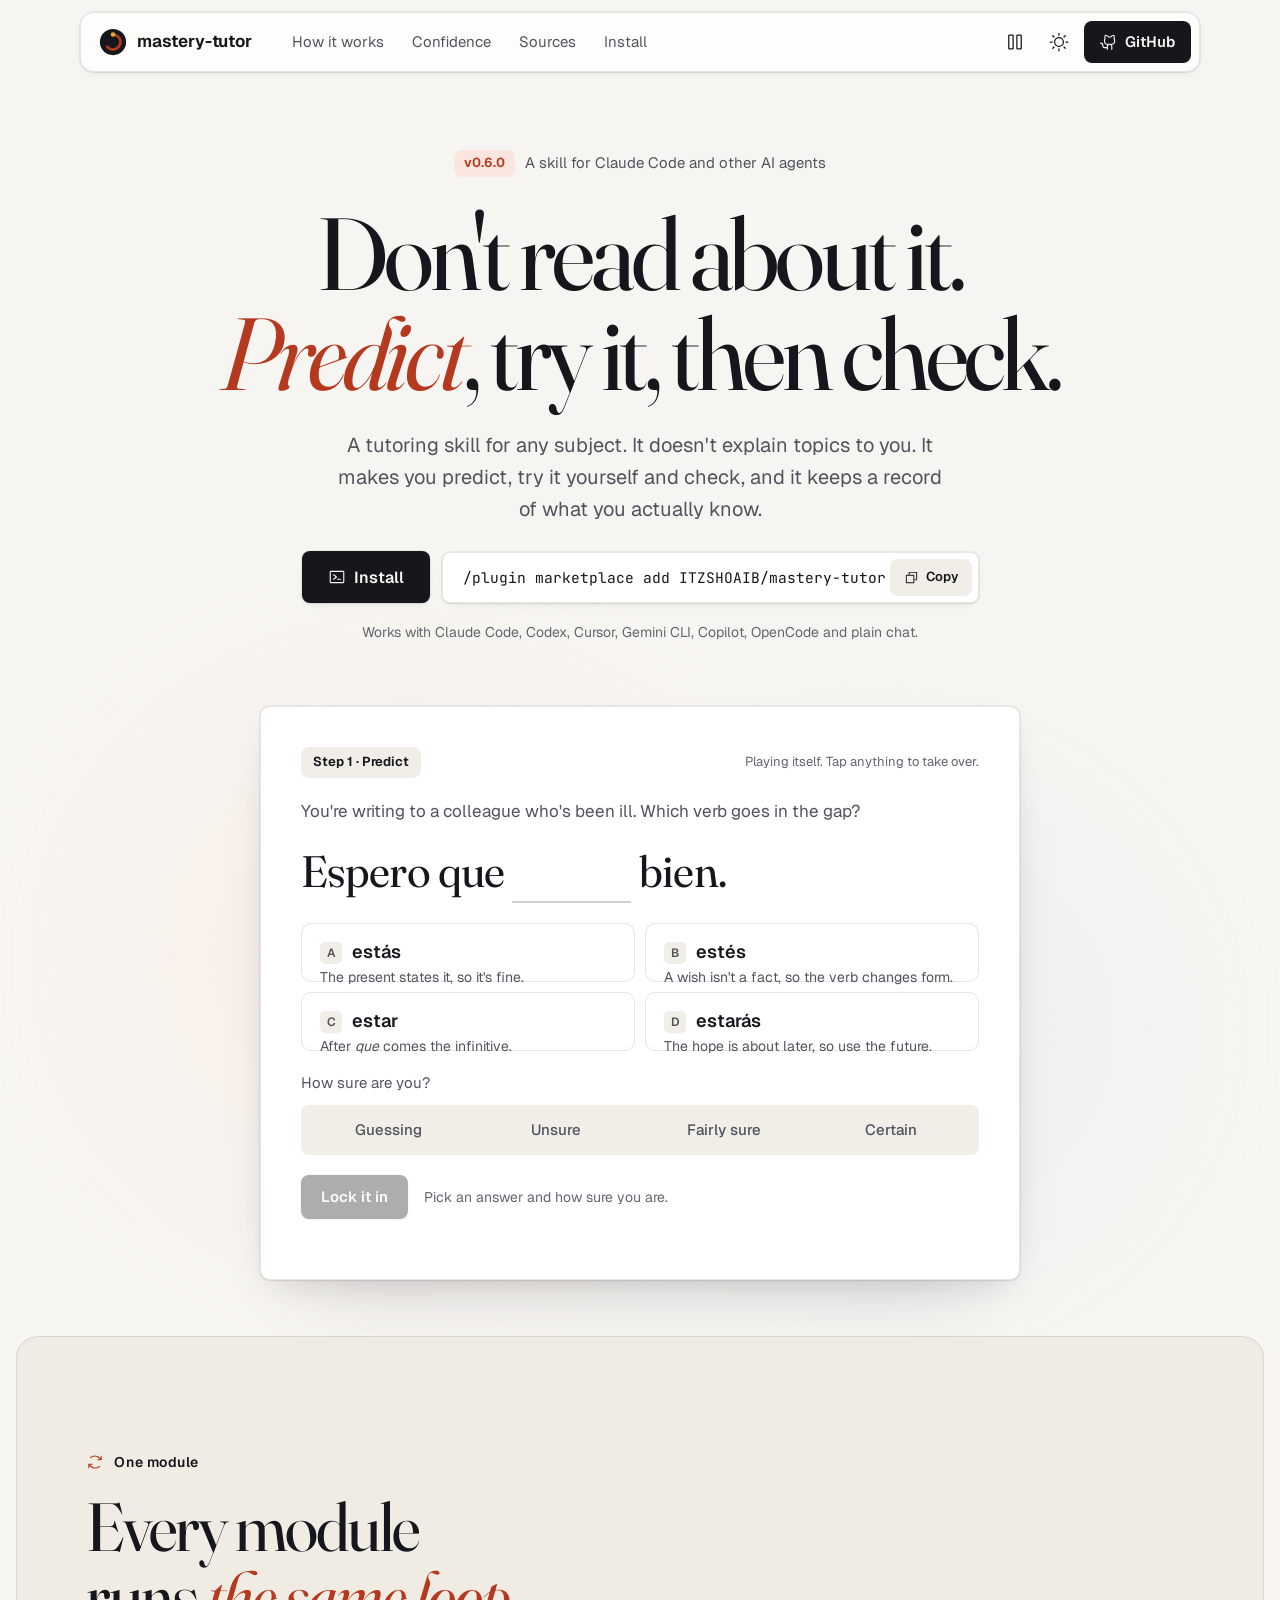
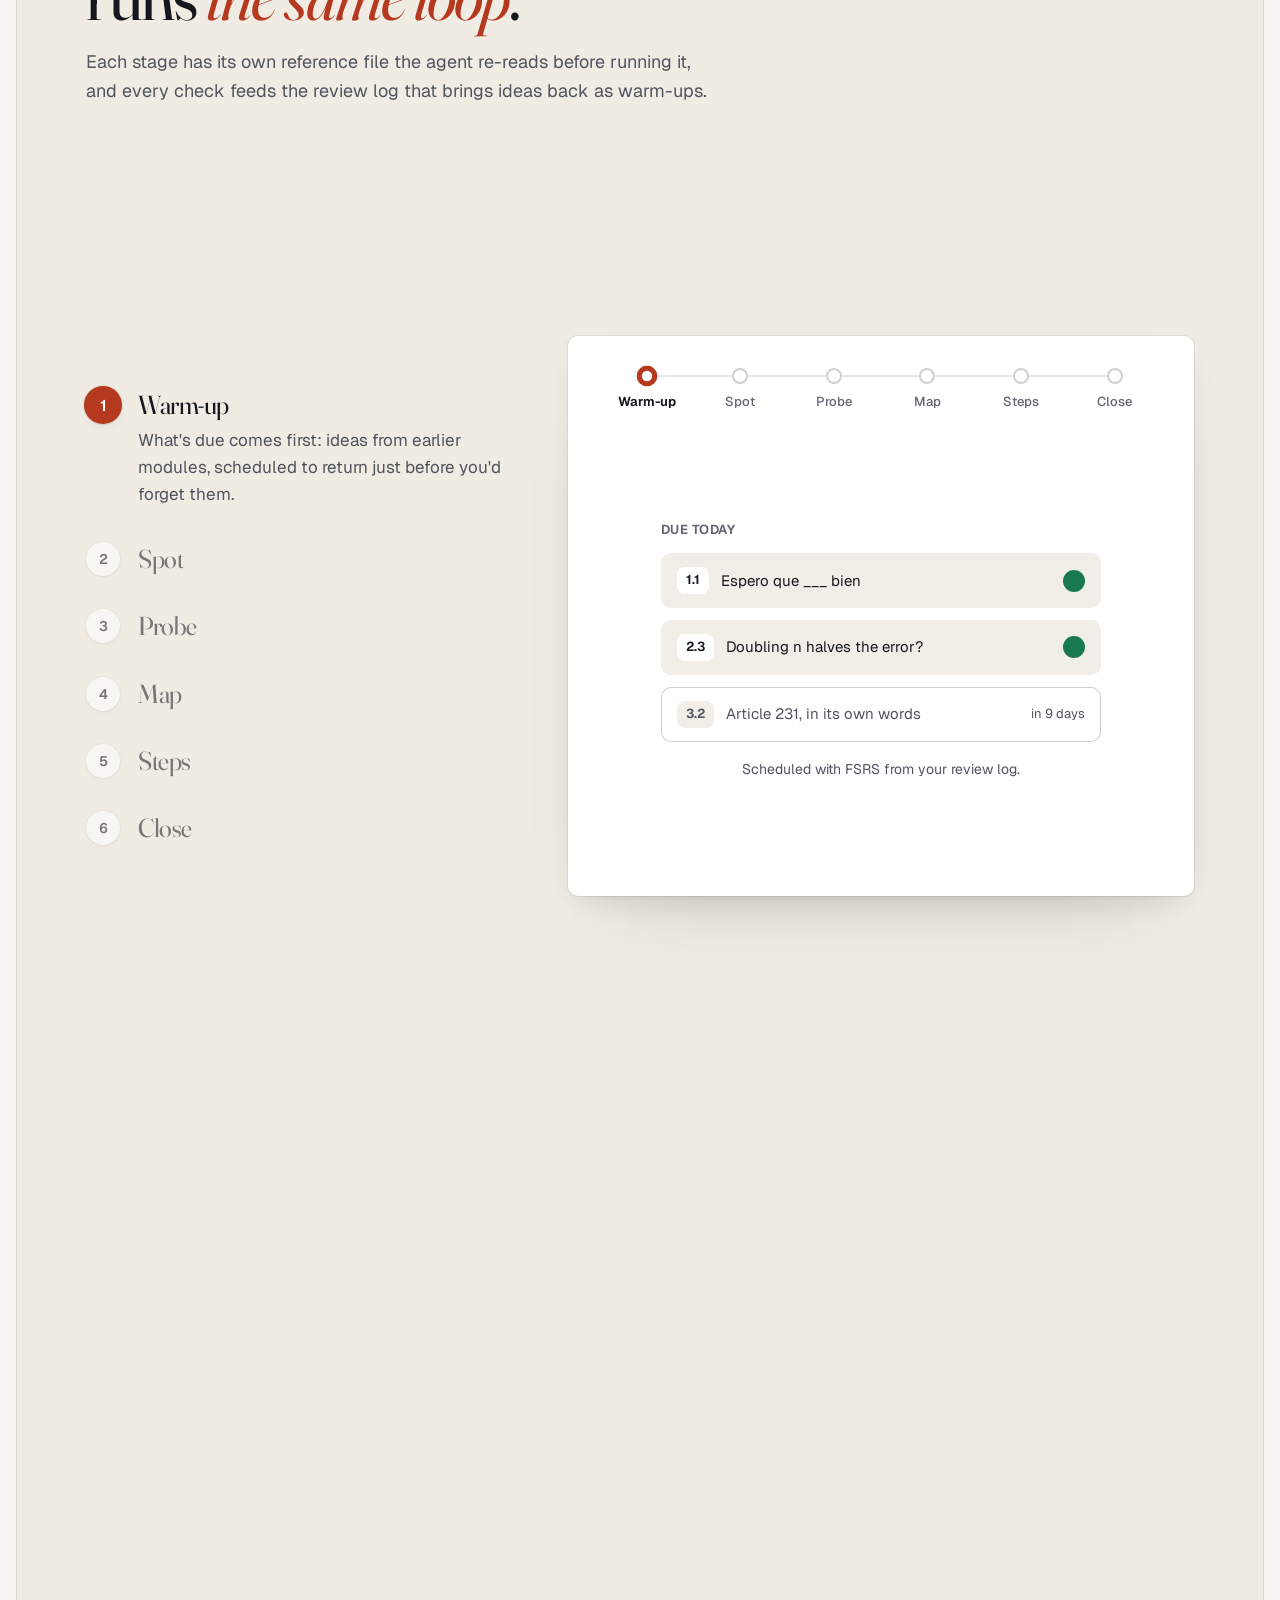
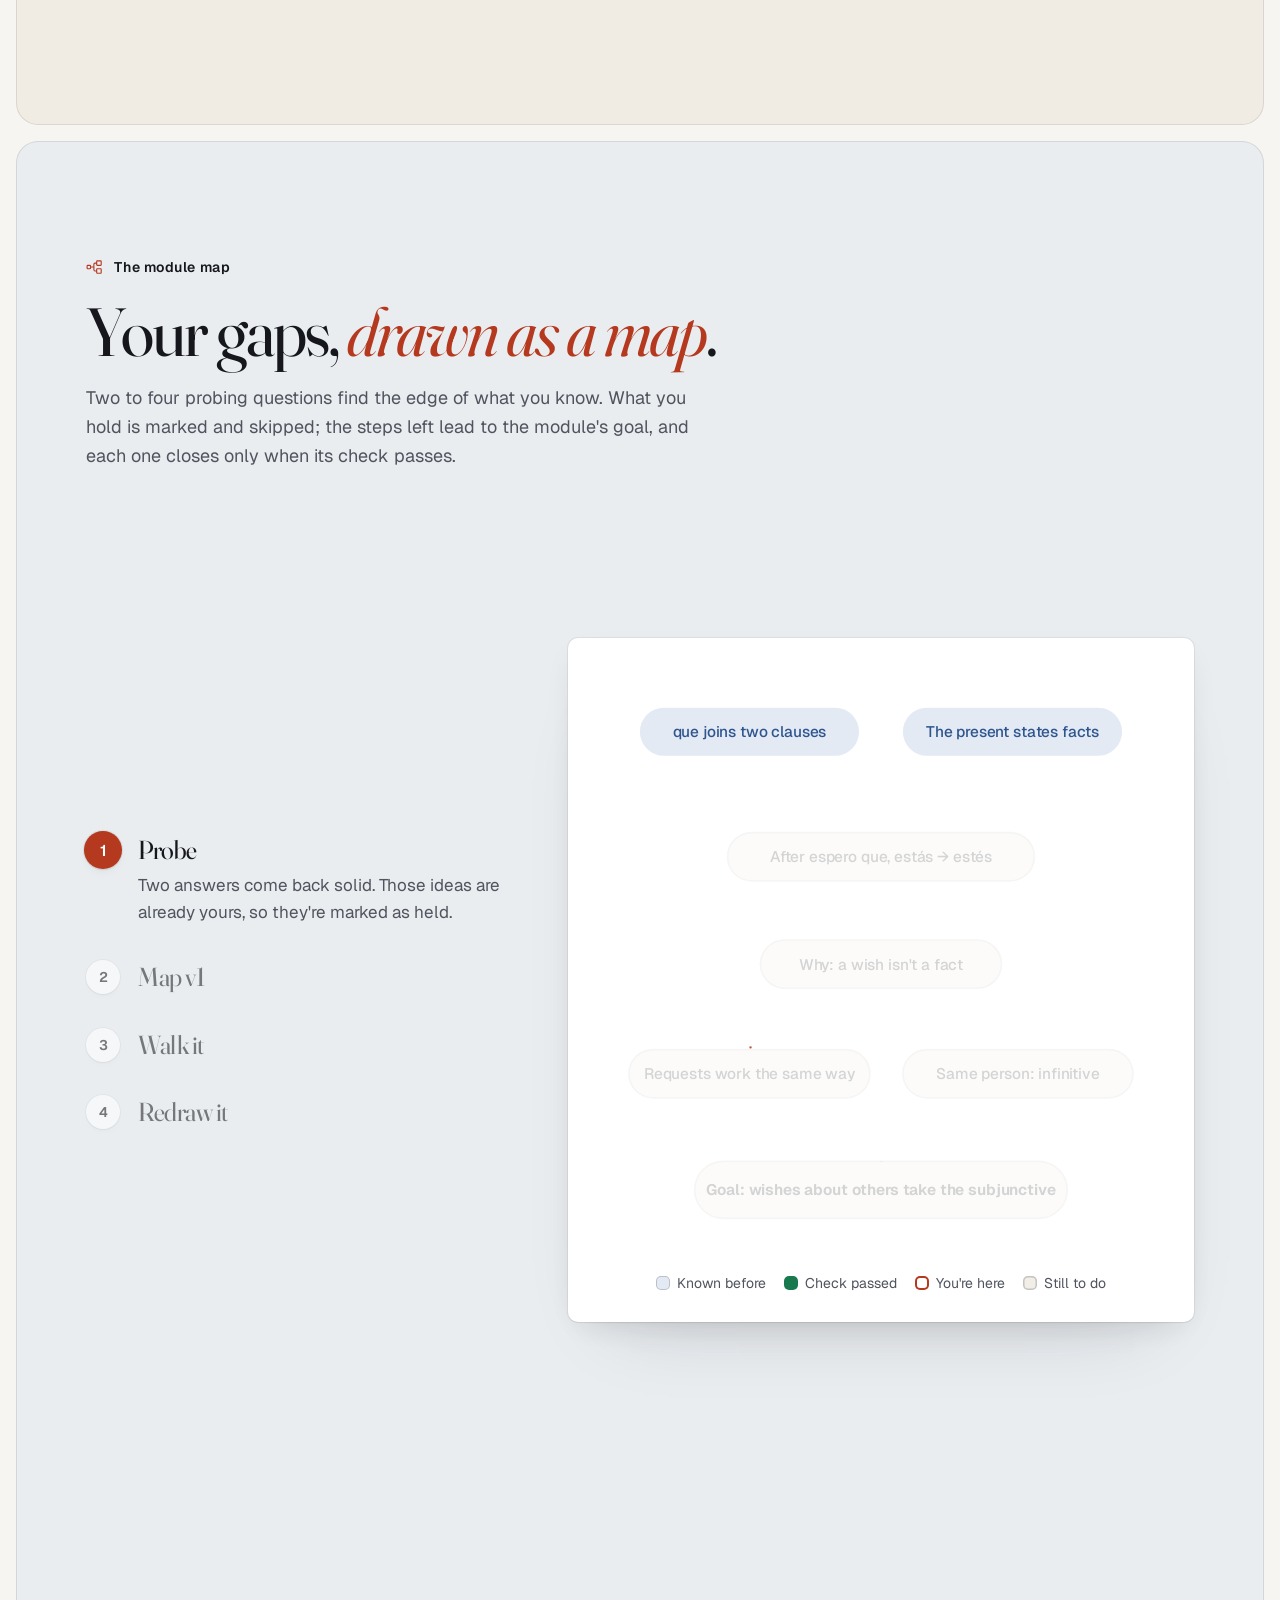
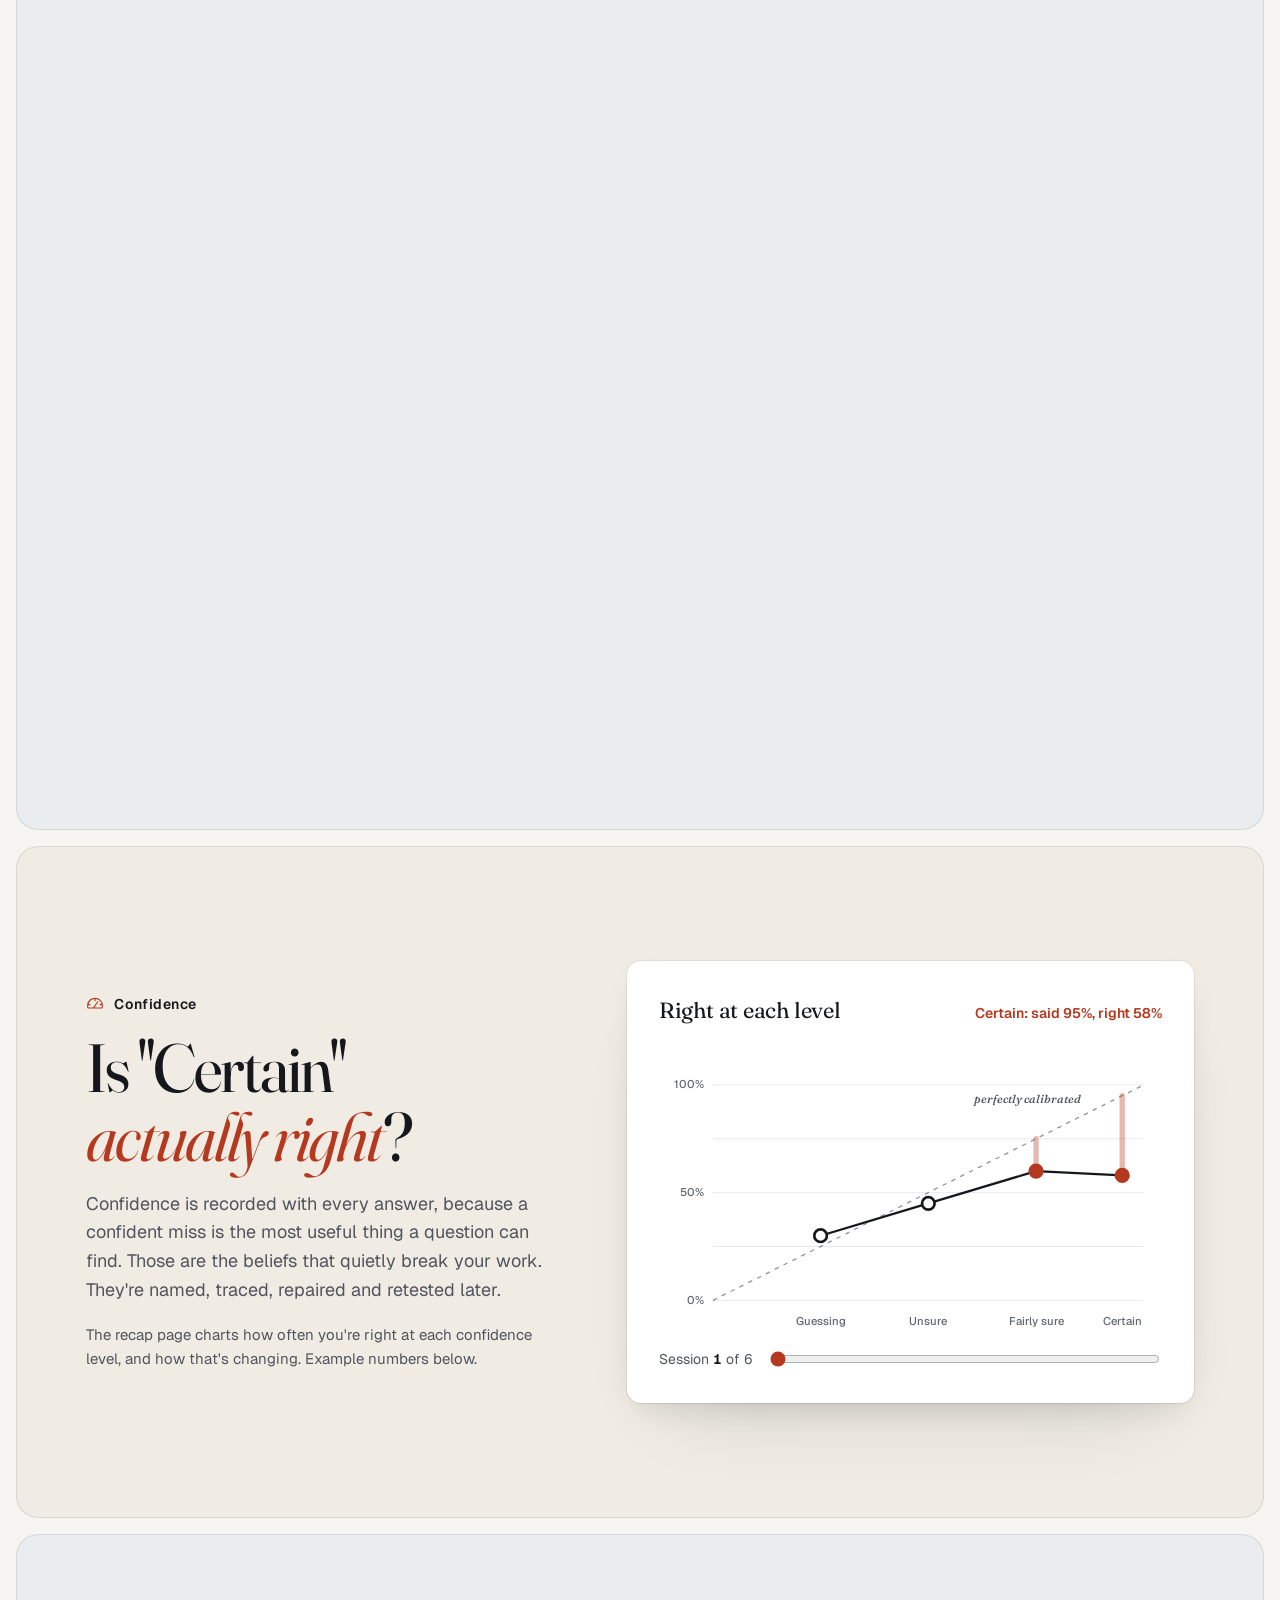
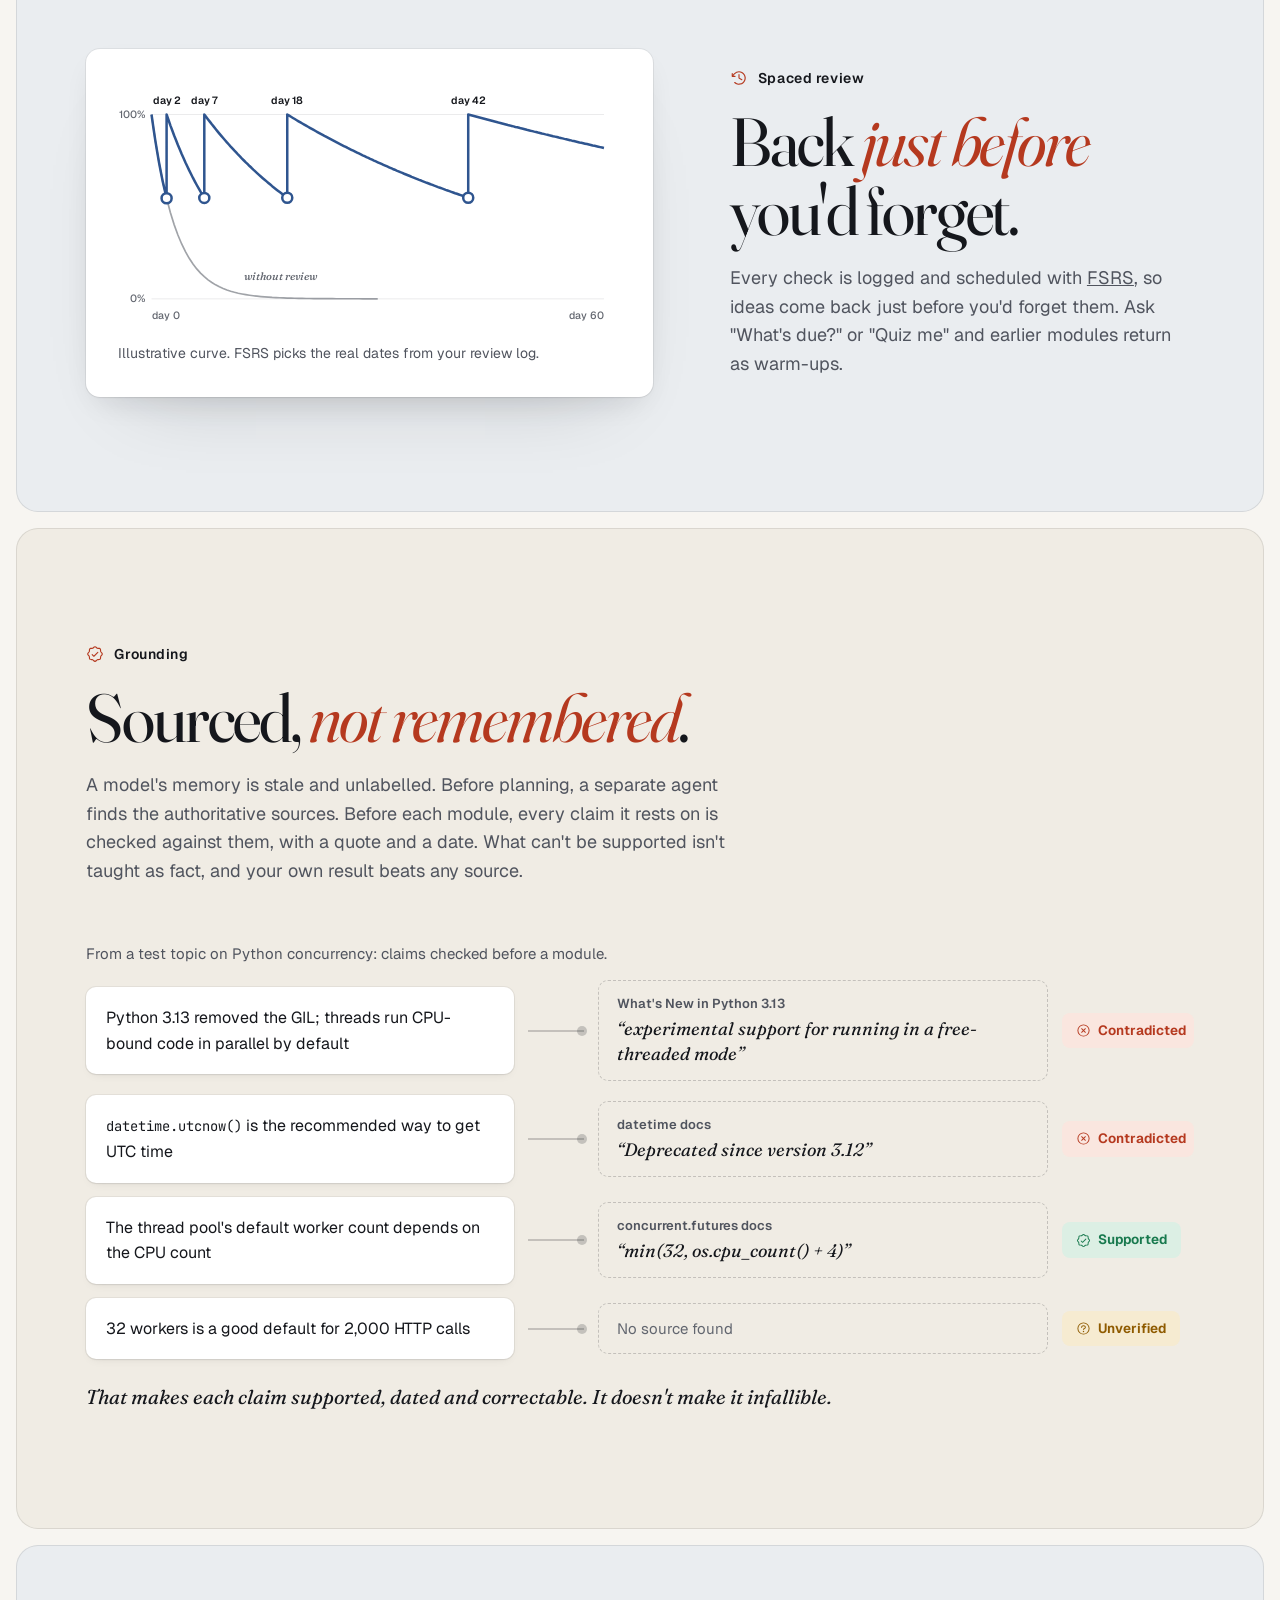
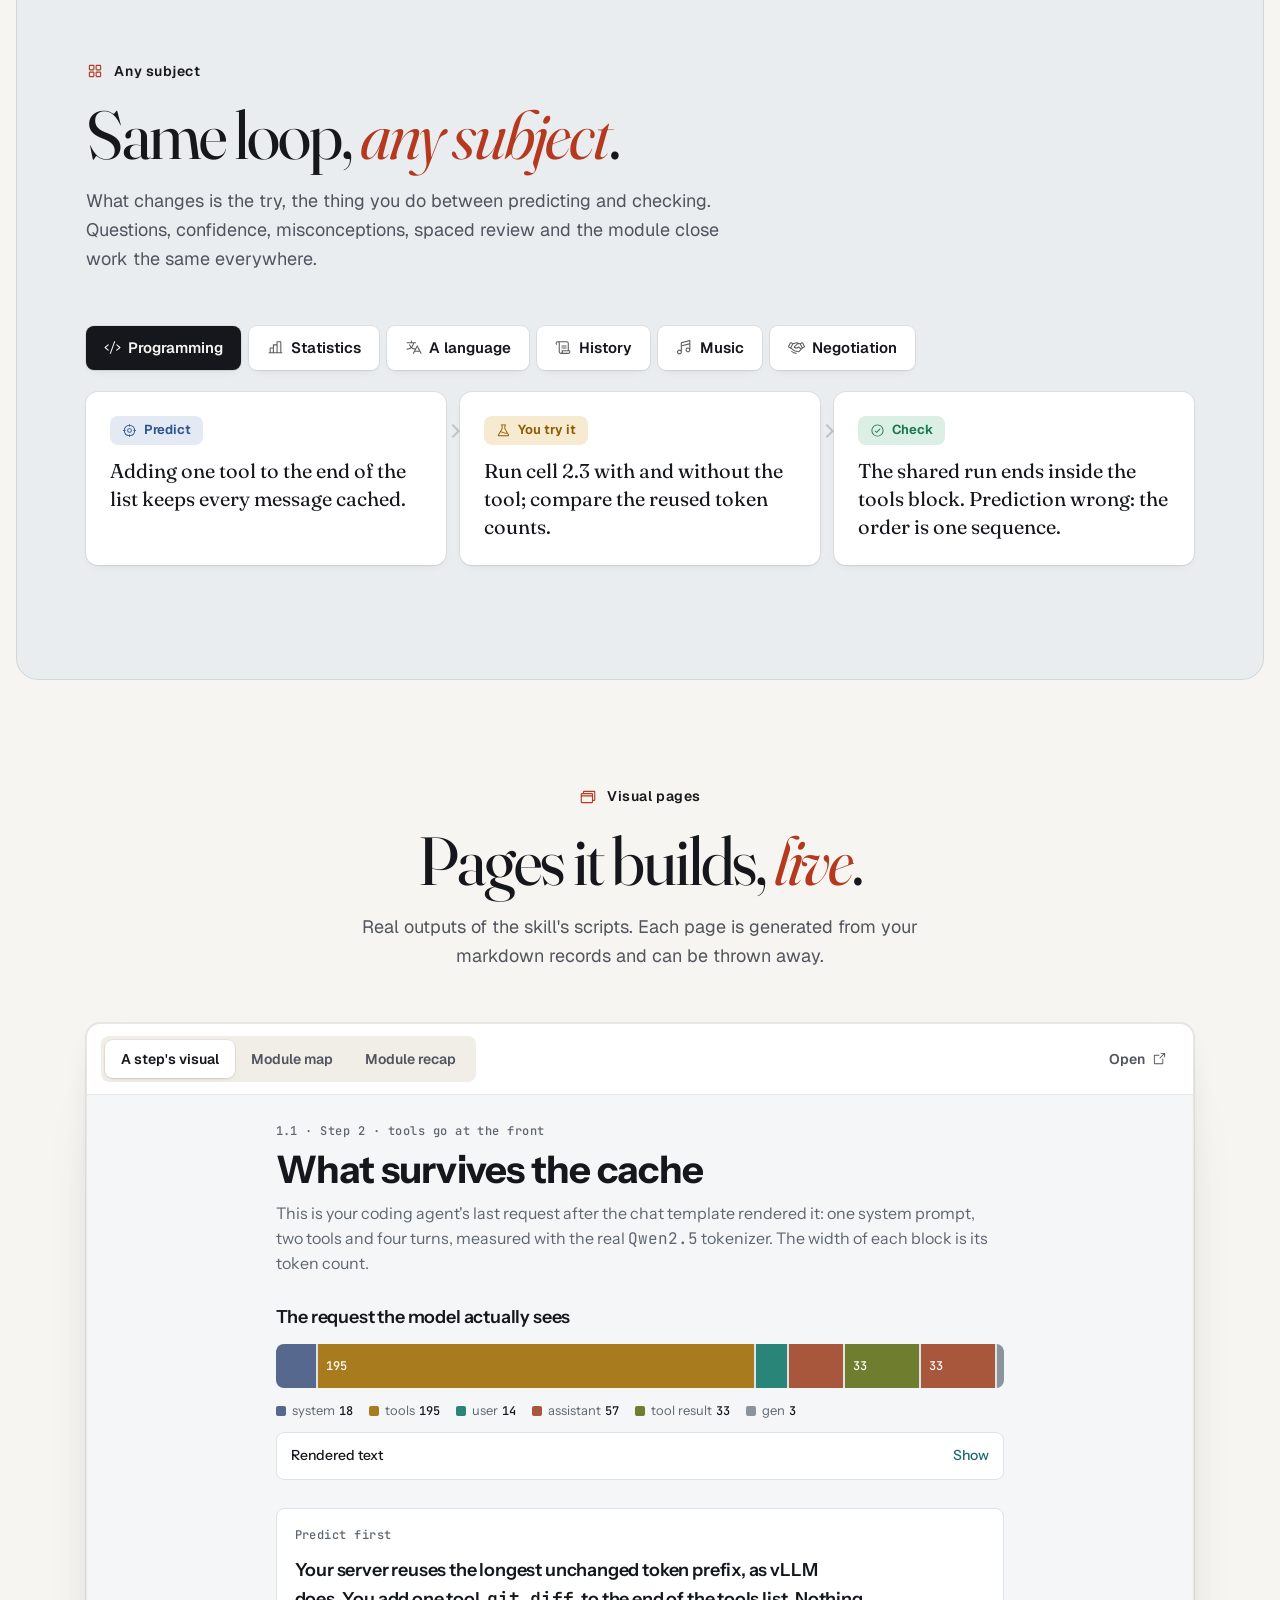
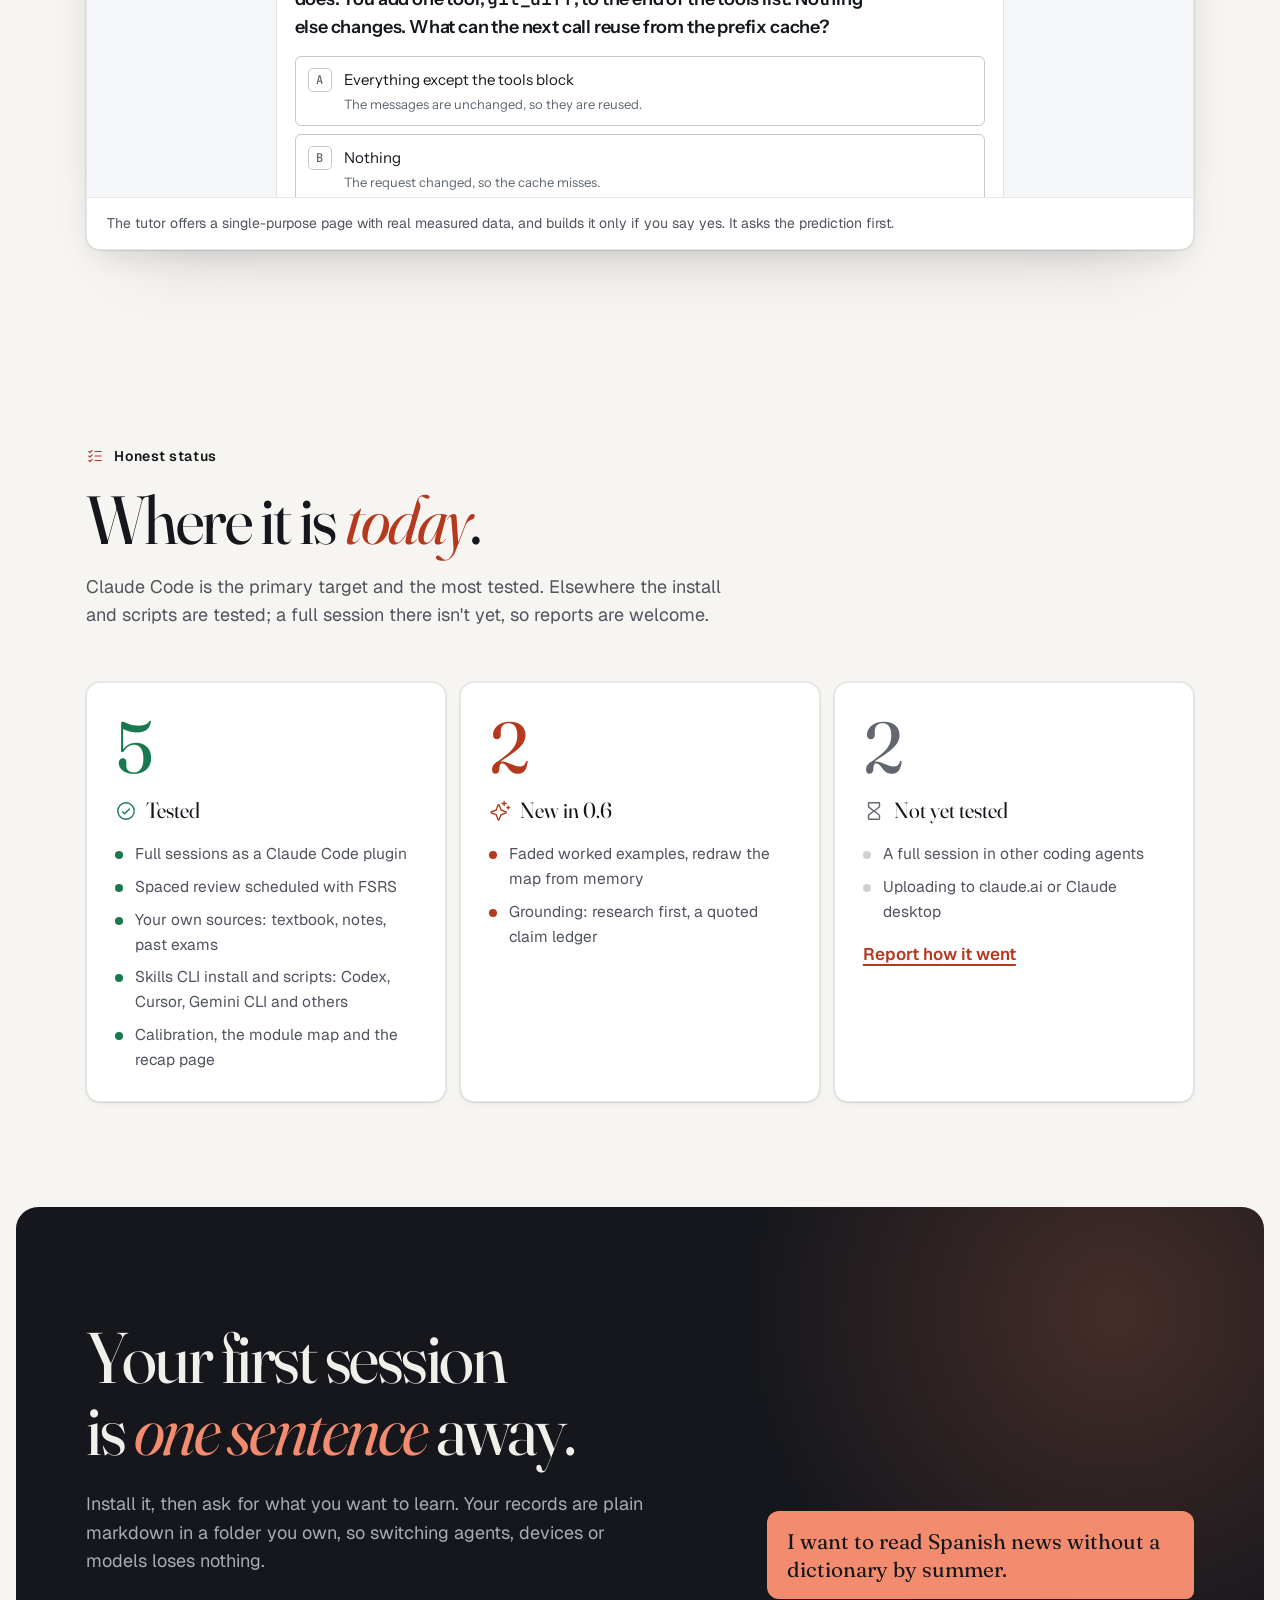
<file: site/index.html>
<!doctype html>
<html lang="en">
<head>
<meta charset="utf-8">
<meta name="viewport" content="width=device-width, initial-scale=1, viewport-fit=cover">
<title>mastery-tutor · learn anything by predicting first</title>
<meta name="description" content="A tutoring skill for any subject, for Claude Code and other AI agents. It makes you predict, try it yourself and check, and it keeps a record of what you actually know.">
<meta name="theme-color" content="#f7f5f1" media="(prefers-color-scheme: light)">
<meta name="theme-color" content="#0e0f12" media="(prefers-color-scheme: dark)">
<meta name="author" content="Sohab">
<meta name="robots" content="index, follow">
<link rel="canonical" href="https://mastery-tutor.sohab.dev/">
<meta property="og:url" content="https://mastery-tutor.sohab.dev/">
<meta property="og:type" content="website">
<meta property="og:site_name" content="mastery-tutor">
<meta property="og:title" content="mastery-tutor · learn anything by predicting first">
<meta property="og:description" content="A tutoring skill for Claude Code and other AI agents. Predict, try it yourself, check, and keep an honest record of what you know.">
<meta property="og:image" content="https://mastery-tutor.sohab.dev/og.png">
<meta property="og:image:width" content="1200">
<meta property="og:image:height" content="630">
<meta property="og:image:alt" content="mastery-tutor: Don't read about it. Predict, try it, then check.">
<meta name="twitter:card" content="summary_large_image">
<meta name="twitter:title" content="mastery-tutor · learn anything by predicting first">
<meta name="twitter:description" content="A tutoring skill for Claude Code and other AI agents. Predict, try it yourself, check, and keep an honest record of what you know.">
<meta name="twitter:image" content="https://mastery-tutor.sohab.dev/og.png">
<link rel="apple-touch-icon" href="apple-touch-icon.png">
<script type="application/ld+json">
{"@context":"https://schema.org","@type":"SoftwareApplication","name":"mastery-tutor","applicationCategory":"EducationalApplication","operatingSystem":"Any","description":"A tutoring skill for any subject, for Claude Code and other AI agents. It makes you predict, try it yourself and check, and it keeps a record of what you actually know.","softwareVersion":"0.6.0","license":"https://opensource.org/licenses/MIT","offers":{"@type":"Offer","price":"0","priceCurrency":"USD"},"author":{"@type":"Person","name":"Sohab","url":"https://sohab.dev"},"url":"https://mastery-tutor.sohab.dev/","image":"https://mastery-tutor.sohab.dev/og.png","codeRepository":"https://github.com/ITZSHOAIB/mastery-tutor","sameAs":["https://github.com/ITZSHOAIB/mastery-tutor"]}
</script>
<link rel="preconnect" href="https://fonts.googleapis.com">
<link rel="preconnect" href="https://fonts.gstatic.com" crossorigin>
<link rel="stylesheet" href="https://fonts.googleapis.com/css2?family=Fraunces:ital,opsz,wght,SOFT@0,9..144,300..800,0..100;1,9..144,300..800,0..100&family=Geist:wght@400..700&family=JetBrains+Mono:wght@400;500&display=swap">
<script>try{var t=localStorage.getItem("mt-theme");if(t)document.documentElement.dataset.theme=t;if(localStorage.getItem("mt-paused")==="1")document.documentElement.dataset.paused=""}catch(e){}</script>
<link rel="stylesheet" href="style.css">
<link rel="icon" href="data:image/svg+xml,%3Csvg xmlns='http://www.w3.org/2000/svg' viewBox='0 0 32 32'%3E%3Ccircle cx='16' cy='16' r='15' fill='%2315171c'/%3E%3Ccircle cx='16' cy='16' r='8.5' fill='none' stroke='%23f07a5b' stroke-width='3' stroke-dasharray='36 20' stroke-linecap='round' transform='rotate(-90 16 16)'/%3E%3Ccircle cx='16' cy='7.5' r='2.6' fill='%23e9a93a'/%3E%3C/svg%3E">
<script type="module" src="main.js"></script>
</head>
<body>
<svg class="sprite" aria-hidden="true" focusable="false"><!-- icons: Phosphor (MIT), phosphoricons.com -->
<symbol id="i-arrow-right" viewBox="0 0 256 256"><path d="M221.66,133.66l-72,72a8,8,0,0,1-11.32-11.32L196.69,136H40a8,8,0,0,1,0-16H196.69L138.34,61.66a8,8,0,0,1,11.32-11.32l72,72A8,8,0,0,1,221.66,133.66Z"/></symbol>
<symbol id="i-arrow-square-out" viewBox="0 0 256 256"><path d="M224,104a8,8,0,0,1-16,0V59.32l-66.33,66.34a8,8,0,0,1-11.32-11.32L196.68,48H152a8,8,0,0,1,0-16h64a8,8,0,0,1,8,8Zm-40,24a8,8,0,0,0-8,8v72H48V80h72a8,8,0,0,0,0-16H48A16,16,0,0,0,32,80V208a16,16,0,0,0,16,16H176a16,16,0,0,0,16-16V136A8,8,0,0,0,184,128Z"/></symbol>
<symbol id="i-arrows-clockwise" viewBox="0 0 256 256"><path d="M224,48V96a8,8,0,0,1-8,8H168a8,8,0,0,1,0-16h28.69L182.06,73.37a79.56,79.56,0,0,0-56.13-23.43h-.45A79.52,79.52,0,0,0,69.59,72.71,8,8,0,0,1,58.41,61.27a96,96,0,0,1,135,.79L208,76.69V48a8,8,0,0,1,16,0ZM186.41,183.29a80,80,0,0,1-112.47-.66L59.31,168H88a8,8,0,0,0,0-16H40a8,8,0,0,0-8,8v48a8,8,0,0,0,16,0V179.31l14.63,14.63A95.43,95.43,0,0,0,130,222.06h.53a95.36,95.36,0,0,0,67.07-27.33,8,8,0,0,0-11.18-11.44Z"/></symbol>
<symbol id="i-browsers" viewBox="0 0 256 256"><path d="M216,40H72A16,16,0,0,0,56,56V72H40A16,16,0,0,0,24,88V200a16,16,0,0,0,16,16H184a16,16,0,0,0,16-16V184h16a16,16,0,0,0,16-16V56A16,16,0,0,0,216,40ZM184,88v16H40V88Zm0,112H40V120H184v80Zm32-32H200V88a16,16,0,0,0-16-16H72V56H216Z"/></symbol>
<symbol id="i-chart-bar" viewBox="0 0 256 256"><path d="M224,200h-8V40a8,8,0,0,0-8-8H152a8,8,0,0,0-8,8V80H96a8,8,0,0,0-8,8v40H48a8,8,0,0,0-8,8v64H32a8,8,0,0,0,0,16H224a8,8,0,0,0,0-16ZM160,48h40V200H160ZM104,96h40V200H104ZM56,144H88v56H56Z"/></symbol>
<symbol id="i-check-circle" viewBox="0 0 256 256"><path d="M173.66,98.34a8,8,0,0,1,0,11.32l-56,56a8,8,0,0,1-11.32,0l-24-24a8,8,0,0,1,11.32-11.32L112,148.69l50.34-50.35A8,8,0,0,1,173.66,98.34ZM232,128A104,104,0,1,1,128,24,104.11,104.11,0,0,1,232,128Zm-16,0a88,88,0,1,0-88,88A88.1,88.1,0,0,0,216,128Z"/></symbol>
<symbol id="i-check" viewBox="0 0 256 256"><path d="M229.66,77.66l-128,128a8,8,0,0,1-11.32,0l-56-56a8,8,0,0,1,11.32-11.32L96,188.69,218.34,66.34a8,8,0,0,1,11.32,11.32Z"/></symbol>
<symbol id="i-clipboard-text" viewBox="0 0 256 256"><path d="M168,152a8,8,0,0,1-8,8H96a8,8,0,0,1,0-16h64A8,8,0,0,1,168,152Zm-8-40H96a8,8,0,0,0,0,16h64a8,8,0,0,0,0-16Zm56-64V216a16,16,0,0,1-16,16H56a16,16,0,0,1-16-16V48A16,16,0,0,1,56,32H92.26a47.92,47.92,0,0,1,71.48,0H200A16,16,0,0,1,216,48ZM96,64h64a32,32,0,0,0-64,0ZM200,48H173.25A47.93,47.93,0,0,1,176,64v8a8,8,0,0,1-8,8H88a8,8,0,0,1-8-8V64a47.93,47.93,0,0,1,2.75-16H56V216H200Z"/></symbol>
<symbol id="i-clock-counter-clockwise" viewBox="0 0 256 256"><path d="M136,80v43.47l36.12,21.67a8,8,0,0,1-8.24,13.72l-40-24A8,8,0,0,1,120,128V80a8,8,0,0,1,16,0Zm-8-48A95.44,95.44,0,0,0,60.08,60.15C52.81,67.51,46.35,74.59,40,82V64a8,8,0,0,0-16,0v40a8,8,0,0,0,8,8H72a8,8,0,0,0,0-16H49c7.15-8.42,14.27-16.35,22.39-24.57a80,80,0,1,1,1.66,114.75,8,8,0,1,0-11,11.64A96,96,0,1,0,128,32Z"/></symbol>
<symbol id="i-code" viewBox="0 0 256 256"><path d="M69.12,94.15,28.5,128l40.62,33.85a8,8,0,1,1-10.24,12.29l-48-40a8,8,0,0,1,0-12.29l48-40a8,8,0,0,1,10.24,12.3Zm176,27.7-48-40a8,8,0,1,0-10.24,12.3L227.5,128l-40.62,33.85a8,8,0,1,0,10.24,12.29l48-40a8,8,0,0,0,0-12.29ZM162.73,32.48a8,8,0,0,0-10.25,4.79l-64,176a8,8,0,0,0,4.79,10.26A8.14,8.14,0,0,0,96,224a8,8,0,0,0,7.52-5.27l64-176A8,8,0,0,0,162.73,32.48Z"/></symbol>
<symbol id="i-copy" viewBox="0 0 256 256"><path d="M216,32H88a8,8,0,0,0-8,8V80H40a8,8,0,0,0-8,8V216a8,8,0,0,0,8,8H168a8,8,0,0,0,8-8V176h40a8,8,0,0,0,8-8V40A8,8,0,0,0,216,32ZM160,208H48V96H160Zm48-48H176V88a8,8,0,0,0-8-8H96V48H208Z"/></symbol>
<symbol id="i-crosshair" viewBox="0 0 256 256"><path d="M232,120h-8.34A96.14,96.14,0,0,0,136,32.34V24a8,8,0,0,0-16,0v8.34A96.14,96.14,0,0,0,32.34,120H24a8,8,0,0,0,0,16h8.34A96.14,96.14,0,0,0,120,223.66V232a8,8,0,0,0,16,0v-8.34A96.14,96.14,0,0,0,223.66,136H232a8,8,0,0,0,0-16Zm-96,87.6V200a8,8,0,0,0-16,0v7.6A80.15,80.15,0,0,1,48.4,136H56a8,8,0,0,0,0-16H48.4A80.15,80.15,0,0,1,120,48.4V56a8,8,0,0,0,16,0V48.4A80.15,80.15,0,0,1,207.6,120H200a8,8,0,0,0,0,16h7.6A80.15,80.15,0,0,1,136,207.6ZM128,88a40,40,0,1,0,40,40A40,40,0,0,0,128,88Zm0,64a24,24,0,1,1,24-24A24,24,0,0,1,128,152Z"/></symbol>
<symbol id="i-flask" viewBox="0 0 256 256"><path d="M221.69,199.77,160,96.92V40h8a8,8,0,0,0,0-16H88a8,8,0,0,0,0,16h8V96.92L34.31,199.77A16,16,0,0,0,48,224H208a16,16,0,0,0,13.72-24.23ZM110.86,103.25A7.93,7.93,0,0,0,112,99.14V40h32V99.14a7.93,7.93,0,0,0,1.14,4.11L183.36,167c-12,2.37-29.07,1.37-51.75-10.11-15.91-8.05-31.05-12.32-45.22-12.81ZM48,208l28.54-47.58c14.25-1.74,30.31,1.85,47.82,10.72,19,9.61,35,12.88,48,12.88a69.89,69.89,0,0,0,19.55-2.7L208,208Z"/></symbol>
<symbol id="i-gauge" viewBox="0 0 256 256"><path d="M207.06,72.67A111.24,111.24,0,0,0,128,40h-.4C66.07,40.21,16,91,16,153.13V176a16,16,0,0,0,16,16H224a16,16,0,0,0,16-16V152A111.25,111.25,0,0,0,207.06,72.67ZM224,176H119.71l54.76-75.3a8,8,0,0,0-12.94-9.42L99.92,176H32V153.13c0-3.08.15-6.12.43-9.13H56a8,8,0,0,0,0-16H35.27c10.32-38.86,44-68.24,84.73-71.66V80a8,8,0,0,0,16,0V56.33A96.14,96.14,0,0,1,221,128H200a8,8,0,0,0,0,16h23.67c.21,2.65.33,5.31.33,8Z"/></symbol>
<symbol id="i-github-logo" viewBox="0 0 256 256"><path d="M208.31,75.68A59.78,59.78,0,0,0,202.93,28,8,8,0,0,0,196,24a59.75,59.75,0,0,0-48,24H124A59.75,59.75,0,0,0,76,24a8,8,0,0,0-6.93,4,59.78,59.78,0,0,0-5.38,47.68A58.14,58.14,0,0,0,56,104v8a56.06,56.06,0,0,0,48.44,55.47A39.8,39.8,0,0,0,96,192v8H72a24,24,0,0,1-24-24A40,40,0,0,0,8,136a8,8,0,0,0,0,16,24,24,0,0,1,24,24,40,40,0,0,0,40,40H96v16a8,8,0,0,0,16,0V192a24,24,0,0,1,48,0v40a8,8,0,0,0,16,0V192a39.8,39.8,0,0,0-8.44-24.53A56.06,56.06,0,0,0,216,112v-8A58.14,58.14,0,0,0,208.31,75.68ZM200,112a40,40,0,0,1-40,40H112a40,40,0,0,1-40-40v-8a41.74,41.74,0,0,1,6.9-22.48A8,8,0,0,0,80,73.83a43.81,43.81,0,0,1,.79-33.58,43.88,43.88,0,0,1,32.32,20.06A8,8,0,0,0,119.82,64h32.35a8,8,0,0,0,6.74-3.69,43.87,43.87,0,0,1,32.32-20.06A43.81,43.81,0,0,1,192,73.83a8.09,8.09,0,0,0,1,7.65A41.72,41.72,0,0,1,200,104Z"/></symbol>
<symbol id="i-handshake" viewBox="0 0 256 256"><path d="M254.3,107.91,228.78,56.85a16,16,0,0,0-21.47-7.15L182.44,62.13,130.05,48.27a8.14,8.14,0,0,0-4.1,0L73.56,62.13,48.69,49.7a16,16,0,0,0-21.47,7.15L1.7,107.9a16,16,0,0,0,7.15,21.47l27,13.51,55.49,39.63a8.06,8.06,0,0,0,2.71,1.25l64,16a8,8,0,0,0,7.6-2.1l55.07-55.08,26.42-13.21a16,16,0,0,0,7.15-21.46Zm-54.89,33.37L165,113.72a8,8,0,0,0-10.68.61C136.51,132.27,116.66,130,104,122L147.24,80h31.81l27.21,54.41ZM41.53,64,62,74.22,36.43,125.27,16,115.06Zm116,119.13L99.42,168.61l-49.2-35.14,28-56L128,64.28l9.8,2.59-45,43.68-.08.09a16,16,0,0,0,2.72,24.81c20.56,13.13,45.37,11,64.91-5L188,152.66Zm62-57.87-25.52-51L214.47,64,240,115.06Zm-87.75,92.67a8,8,0,0,1-7.75,6.06,8.13,8.13,0,0,1-1.95-.24L80.41,213.33a7.89,7.89,0,0,1-2.71-1.25L51.35,193.26a8,8,0,0,1,9.3-13l25.11,17.94L126,208.24A8,8,0,0,1,131.82,217.94Z"/></symbol>
<symbol id="i-hourglass" viewBox="0 0 256 256"><path d="M200,75.64V40a16,16,0,0,0-16-16H72A16,16,0,0,0,56,40V76a16.07,16.07,0,0,0,6.4,12.8L114.67,128,62.4,167.2A16.07,16.07,0,0,0,56,180v36a16,16,0,0,0,16,16H184a16,16,0,0,0,16-16V180.36a16.09,16.09,0,0,0-6.35-12.77L141.27,128l52.38-39.6A16.05,16.05,0,0,0,200,75.64ZM184,216H72V180l56-42,56,42.35Zm0-140.36L128,118,72,76V40H184Z"/></symbol>
<symbol id="i-list-checks" viewBox="0 0 256 256"><path d="M224,128a8,8,0,0,1-8,8H128a8,8,0,0,1,0-16h88A8,8,0,0,1,224,128ZM128,72h88a8,8,0,0,0,0-16H128a8,8,0,0,0,0,16Zm88,112H128a8,8,0,0,0,0,16h88a8,8,0,0,0,0-16ZM82.34,42.34,56,68.69,45.66,58.34A8,8,0,0,0,34.34,69.66l16,16a8,8,0,0,0,11.32,0l32-32A8,8,0,0,0,82.34,42.34Zm0,64L56,132.69,45.66,122.34a8,8,0,0,0-11.32,11.32l16,16a8,8,0,0,0,11.32,0l32-32a8,8,0,0,0-11.32-11.32Zm0,64L56,196.69,45.66,186.34a8,8,0,0,0-11.32,11.32l16,16a8,8,0,0,0,11.32,0l32-32a8,8,0,0,0-11.32-11.32Z"/></symbol>
<symbol id="i-moon" viewBox="0 0 256 256"><path d="M233.54,142.23a8,8,0,0,0-8-2,88.08,88.08,0,0,1-109.8-109.8,8,8,0,0,0-10-10,104.84,104.84,0,0,0-52.91,37A104,104,0,0,0,136,224a103.09,103.09,0,0,0,62.52-20.88,104.84,104.84,0,0,0,37-52.91A8,8,0,0,0,233.54,142.23ZM188.9,190.34A88,88,0,0,1,65.66,67.11a89,89,0,0,1,31.4-26A106,106,0,0,0,96,56,104.11,104.11,0,0,0,200,160a106,106,0,0,0,14.92-1.06A89,89,0,0,1,188.9,190.34Z"/></symbol>
<symbol id="i-music-notes" viewBox="0 0 256 256"><path d="M212.92,17.69a8,8,0,0,0-6.86-1.45l-128,32A8,8,0,0,0,72,56V166.08A36,36,0,1,0,88,196V110.25l112-28v51.83A36,36,0,1,0,216,164V24A8,8,0,0,0,212.92,17.69ZM52,216a20,20,0,1,1,20-20A20,20,0,0,1,52,216ZM88,93.75V62.25l112-28v31.5ZM180,184a20,20,0,1,1,20-20A20,20,0,0,1,180,184Z"/></symbol>
<symbol id="i-pause" viewBox="0 0 256 256"><path d="M200,32H160a16,16,0,0,0-16,16V208a16,16,0,0,0,16,16h40a16,16,0,0,0,16-16V48A16,16,0,0,0,200,32Zm0,176H160V48h40ZM96,32H56A16,16,0,0,0,40,48V208a16,16,0,0,0,16,16H96a16,16,0,0,0,16-16V48A16,16,0,0,0,96,32Zm0,176H56V48H96Z"/></symbol>
<symbol id="i-play" viewBox="0 0 256 256"><path d="M232.4,114.49,88.32,26.35a16,16,0,0,0-16.2-.3A15.86,15.86,0,0,0,64,39.87V216.13A15.94,15.94,0,0,0,80,232a16.07,16.07,0,0,0,8.36-2.35L232.4,141.51a15.81,15.81,0,0,0,0-27ZM80,215.94V40l143.83,88Z"/></symbol>
<symbol id="i-question" viewBox="0 0 256 256"><path d="M140,180a12,12,0,1,1-12-12A12,12,0,0,1,140,180ZM128,72c-22.06,0-40,16.15-40,36v4a8,8,0,0,0,16,0v-4c0-11,10.77-20,24-20s24,9,24,20-10.77,20-24,20a8,8,0,0,0-8,8v8a8,8,0,0,0,16,0v-.72c18.24-3.35,32-17.9,32-35.28C168,88.15,150.06,72,128,72Zm104,56A104,104,0,1,1,128,24,104.11,104.11,0,0,1,232,128Zm-16,0a88,88,0,1,0-88,88A88.1,88.1,0,0,0,216,128Z"/></symbol>
<symbol id="i-robot" viewBox="0 0 256 256"><path d="M200,48H136V16a8,8,0,0,0-16,0V48H56A32,32,0,0,0,24,80V192a32,32,0,0,0,32,32H200a32,32,0,0,0,32-32V80A32,32,0,0,0,200,48Zm16,144a16,16,0,0,1-16,16H56a16,16,0,0,1-16-16V80A16,16,0,0,1,56,64H200a16,16,0,0,1,16,16Zm-52-56H92a28,28,0,0,0,0,56h72a28,28,0,0,0,0-56Zm-24,16v24H116V152ZM80,164a12,12,0,0,1,12-12h8v24H92A12,12,0,0,1,80,164Zm84,12h-8V152h8a12,12,0,0,1,0,24ZM72,108a12,12,0,1,1,12,12A12,12,0,0,1,72,108Zm88,0a12,12,0,1,1,12,12A12,12,0,0,1,160,108Z"/></symbol>
<symbol id="i-scroll" viewBox="0 0 256 256"><path d="M96,104a8,8,0,0,1,8-8h64a8,8,0,0,1,0,16H104A8,8,0,0,1,96,104Zm8,40h64a8,8,0,0,0,0-16H104a8,8,0,0,0,0,16Zm128,48a32,32,0,0,1-32,32H88a32,32,0,0,1-32-32V64a16,16,0,0,0-32,0c0,5.74,4.83,9.62,4.88,9.66h0A8,8,0,0,1,24,88a7.89,7.89,0,0,1-4.79-1.61h0C18.05,85.54,8,77.61,8,64A32,32,0,0,1,40,32H176a32,32,0,0,1,32,32V168h8a8,8,0,0,1,4.8,1.6C222,170.46,232,178.39,232,192ZM96.26,173.48A8.07,8.07,0,0,1,104,168h88V64a16,16,0,0,0-16-16H67.69A31.71,31.71,0,0,1,72,64V192a16,16,0,0,0,32,0c0-5.74-4.83-9.62-4.88-9.66A7.82,7.82,0,0,1,96.26,173.48ZM216,192a12.58,12.58,0,0,0-3.23-8h-94a26.92,26.92,0,0,1,1.21,8,31.82,31.82,0,0,1-4.29,16H200A16,16,0,0,0,216,192Z"/></symbol>
<symbol id="i-seal-check" viewBox="0 0 256 256"><path d="M225.86,102.82c-3.77-3.94-7.67-8-9.14-11.57-1.36-3.27-1.44-8.69-1.52-13.94-.15-9.76-.31-20.82-8-28.51s-18.75-7.85-28.51-8c-5.25-.08-10.67-.16-13.94-1.52-3.56-1.47-7.63-5.37-11.57-9.14C146.28,23.51,138.44,16,128,16s-18.27,7.51-25.18,14.14c-3.94,3.77-8,7.67-11.57,9.14C88,40.64,82.56,40.72,77.31,40.8c-9.76.15-20.82.31-28.51,8S41,67.55,40.8,77.31c-.08,5.25-.16,10.67-1.52,13.94-1.47,3.56-5.37,7.63-9.14,11.57C23.51,109.72,16,117.56,16,128s7.51,18.27,14.14,25.18c3.77,3.94,7.67,8,9.14,11.57,1.36,3.27,1.44,8.69,1.52,13.94.15,9.76.31,20.82,8,28.51s18.75,7.85,28.51,8c5.25.08,10.67.16,13.94,1.52,3.56,1.47,7.63,5.37,11.57,9.14C109.72,232.49,117.56,240,128,240s18.27-7.51,25.18-14.14c3.94-3.77,8-7.67,11.57-9.14,3.27-1.36,8.69-1.44,13.94-1.52,9.76-.15,20.82-.31,28.51-8s7.85-18.75,8-28.51c.08-5.25.16-10.67,1.52-13.94,1.47-3.56,5.37-7.63,9.14-11.57C232.49,146.28,240,138.44,240,128S232.49,109.73,225.86,102.82Zm-11.55,39.29c-4.79,5-9.75,10.17-12.38,16.52-2.52,6.1-2.63,13.07-2.73,19.82-.1,7-.21,14.33-3.32,17.43s-10.39,3.22-17.43,3.32c-6.75.1-13.72.21-19.82,2.73-6.35,2.63-11.52,7.59-16.52,12.38S132,224,128,224s-9.15-4.92-14.11-9.69-10.17-9.75-16.52-12.38c-6.1-2.52-13.07-2.63-19.82-2.73-7-.1-14.33-.21-17.43-3.32s-3.22-10.39-3.32-17.43c-.1-6.75-.21-13.72-2.73-19.82-2.63-6.35-7.59-11.52-12.38-16.52S32,132,32,128s4.92-9.15,9.69-14.11,9.75-10.17,12.38-16.52c2.52-6.1,2.63-13.07,2.73-19.82.1-7,.21-14.33,3.32-17.43S70.51,56.9,77.55,56.8c6.75-.1,13.72-.21,19.82-2.73,6.35-2.63,11.52-7.59,16.52-12.38S124,32,128,32s9.15,4.92,14.11,9.69,10.17,9.75,16.52,12.38c6.1,2.52,13.07,2.63,19.82,2.73,7,.1,14.33.21,17.43,3.32s3.22,10.39,3.32,17.43c.1,6.75.21,13.72,2.73,19.82,2.63,6.35,7.59,11.52,12.38,16.52S224,124,224,128,219.08,137.15,214.31,142.11ZM173.66,98.34a8,8,0,0,1,0,11.32l-56,56a8,8,0,0,1-11.32,0l-24-24a8,8,0,0,1,11.32-11.32L112,148.69l50.34-50.35A8,8,0,0,1,173.66,98.34Z"/></symbol>
<symbol id="i-sparkle" viewBox="0 0 256 256"><path d="M197.58,129.06,146,110l-19-51.62a15.92,15.92,0,0,0-29.88,0L78,110l-51.62,19a15.92,15.92,0,0,0,0,29.88L78,178l19,51.62a15.92,15.92,0,0,0,29.88,0L146,178l51.62-19a15.92,15.92,0,0,0,0-29.88ZM137,164.22a8,8,0,0,0-4.74,4.74L112,223.85,91.78,169A8,8,0,0,0,87,164.22L32.15,144,87,123.78A8,8,0,0,0,91.78,119L112,64.15,132.22,119a8,8,0,0,0,4.74,4.74L191.85,144ZM144,40a8,8,0,0,1,8-8h16V16a8,8,0,0,1,16,0V32h16a8,8,0,0,1,0,16H184V64a8,8,0,0,1-16,0V48H152A8,8,0,0,1,144,40ZM248,88a8,8,0,0,1-8,8h-8v8a8,8,0,0,1-16,0V96h-8a8,8,0,0,1,0-16h8V72a8,8,0,0,1,16,0v8h8A8,8,0,0,1,248,88Z"/></symbol>
<symbol id="i-squares-four" viewBox="0 0 256 256"><path d="M104,40H56A16,16,0,0,0,40,56v48a16,16,0,0,0,16,16h48a16,16,0,0,0,16-16V56A16,16,0,0,0,104,40Zm0,64H56V56h48v48Zm96-64H152a16,16,0,0,0-16,16v48a16,16,0,0,0,16,16h48a16,16,0,0,0,16-16V56A16,16,0,0,0,200,40Zm0,64H152V56h48v48Zm-96,32H56a16,16,0,0,0-16,16v48a16,16,0,0,0,16,16h48a16,16,0,0,0,16-16V152A16,16,0,0,0,104,136Zm0,64H56V152h48v48Zm96-64H152a16,16,0,0,0-16,16v48a16,16,0,0,0,16,16h48a16,16,0,0,0,16-16V152A16,16,0,0,0,200,136Zm0,64H152V152h48v48Z"/></symbol>
<symbol id="i-sun" viewBox="0 0 256 256"><path d="M120,40V16a8,8,0,0,1,16,0V40a8,8,0,0,1-16,0Zm72,88a64,64,0,1,1-64-64A64.07,64.07,0,0,1,192,128Zm-16,0a48,48,0,1,0-48,48A48.05,48.05,0,0,0,176,128ZM58.34,69.66A8,8,0,0,0,69.66,58.34l-16-16A8,8,0,0,0,42.34,53.66Zm0,116.68-16,16a8,8,0,0,0,11.32,11.32l16-16a8,8,0,0,0-11.32-11.32ZM192,72a8,8,0,0,0,5.66-2.34l16-16a8,8,0,0,0-11.32-11.32l-16,16A8,8,0,0,0,192,72Zm5.66,114.34a8,8,0,0,0-11.32,11.32l16,16a8,8,0,0,0,11.32-11.32ZM48,128a8,8,0,0,0-8-8H16a8,8,0,0,0,0,16H40A8,8,0,0,0,48,128Zm80,80a8,8,0,0,0-8,8v24a8,8,0,0,0,16,0V216A8,8,0,0,0,128,208Zm112-88H216a8,8,0,0,0,0,16h24a8,8,0,0,0,0-16Z"/></symbol>
<symbol id="i-terminal-window" viewBox="0 0 256 256"><path d="M128,128a8,8,0,0,1-3,6.25l-40,32a8,8,0,1,1-10-12.5L107.19,128,75,102.25a8,8,0,1,1,10-12.5l40,32A8,8,0,0,1,128,128Zm48,24H136a8,8,0,0,0,0,16h40a8,8,0,0,0,0-16Zm56-96V200a16,16,0,0,1-16,16H40a16,16,0,0,1-16-16V56A16,16,0,0,1,40,40H216A16,16,0,0,1,232,56ZM216,200V56H40V200H216Z"/></symbol>
<symbol id="i-translate" viewBox="0 0 256 256"><path d="M247.15,212.42l-56-112a8,8,0,0,0-14.31,0l-21.71,43.43A88,88,0,0,1,108,126.93,103.65,103.65,0,0,0,135.69,64H160a8,8,0,0,0,0-16H104V32a8,8,0,0,0-16,0V48H32a8,8,0,0,0,0,16h87.63A87.76,87.76,0,0,1,96,116.35a87.74,87.74,0,0,1-19-31,8,8,0,1,0-15.08,5.34A103.63,103.63,0,0,0,84,127a87.55,87.55,0,0,1-52,17,8,8,0,0,0,0,16,103.46,103.46,0,0,0,64-22.08,104.18,104.18,0,0,0,51.44,21.31l-26.6,53.19a8,8,0,0,0,14.31,7.16L148.94,192h70.11l13.79,27.58A8,8,0,0,0,240,224a8,8,0,0,0,7.15-11.58ZM156.94,176,184,121.89,211.05,176Z"/></symbol>
<symbol id="i-tree-structure" viewBox="0 0 256 256"><path d="M160,112h48a16,16,0,0,0,16-16V48a16,16,0,0,0-16-16H160a16,16,0,0,0-16,16V64H128a24,24,0,0,0-24,24v32H72v-8A16,16,0,0,0,56,96H24A16,16,0,0,0,8,112v32a16,16,0,0,0,16,16H56a16,16,0,0,0,16-16v-8h32v32a24,24,0,0,0,24,24h16v16a16,16,0,0,0,16,16h48a16,16,0,0,0,16-16V160a16,16,0,0,0-16-16H160a16,16,0,0,0-16,16v16H128a8,8,0,0,1-8-8V88a8,8,0,0,1,8-8h16V96A16,16,0,0,0,160,112ZM56,144H24V112H56v32Zm104,16h48v48H160Zm0-112h48V96H160Z"/></symbol>
<symbol id="i-x-circle" viewBox="0 0 256 256"><path d="M165.66,101.66,139.31,128l26.35,26.34a8,8,0,0,1-11.32,11.32L128,139.31l-26.34,26.35a8,8,0,0,1-11.32-11.32L116.69,128,90.34,101.66a8,8,0,0,1,11.32-11.32L128,116.69l26.34-26.35a8,8,0,0,1,11.32,11.32ZM232,128A104,104,0,1,1,128,24,104.11,104.11,0,0,1,232,128Zm-16,0a88,88,0,1,0-88,88A88.1,88.1,0,0,0,216,128Z"/></symbol>
</svg>
<a class="skip" href="#main">Skip to content</a>

<header class="nav">
  <div class="nav-in">
    <a class="brand" href="#top" aria-label="mastery-tutor, back to top">
      <svg viewBox="0 0 32 32" aria-hidden="true"><circle cx="16" cy="16" r="15" class="b-bg"/><circle cx="16" cy="16" r="8.5" class="b-ring" pathLength="100"/><circle cx="16" cy="7.5" r="2.6" class="b-dot"/></svg>
      mastery-tutor
    </a>
    <nav class="links" aria-label="Sections">
      <a href="#loop">How it works</a>
      <a href="#calibration">Confidence</a>
      <a href="#sources">Sources</a>
      <a href="#start">Install</a>
    </nav>
    <div class="tools">
      <button class="icon-btn" id="pause" type="button" aria-pressed="false" title="Pause animations">
        <svg class="ic i-pause" aria-hidden="true"><use href="#i-pause"/></svg><svg class="ic i-play" aria-hidden="true"><use href="#i-play"/></svg>
        <span class="sr">Pause animations</span>
      </button>
      <button class="icon-btn" id="theme" type="button" title="Switch theme">
        <svg class="ic i-sun" aria-hidden="true"><use href="#i-sun"/></svg><svg class="ic i-moon" aria-hidden="true"><use href="#i-moon"/></svg>
        <span class="sr">Switch between light and dark</span>
      </button>
      <a class="gh" href="https://github.com/ITZSHOAIB/mastery-tutor"><svg class="ic" aria-hidden="true"><use href="#i-github-logo"/></svg>GitHub</a>
    </div>
  </div>
</header>

<main id="main">

<!-- Hero: centred type, the live question beneath it -->
<section class="hero" id="top">
  <p class="eyebrow"><span class="pill">v0.6.0</span> A skill for Claude Code and other AI agents</p>
  <h1>Don't read about it.<br><em>Predict</em>, try it, then check.</h1>
  <p class="lede">A tutoring skill for any subject. It doesn't explain topics to you. It makes you predict, try it yourself and check, and it keeps a record of what you actually know.</p>
  <div class="cta-row">
    <a class="btn solid" href="#start"><svg class="ic" aria-hidden="true"><use href="#i-terminal-window"/></svg>Install</a>
    <div class="cmd" data-copy="/plugin marketplace add ITZSHOAIB/mastery-tutor">
      <code tabindex="0">/plugin marketplace add ITZSHOAIB/mastery-tutor</code>
      <button type="button" class="copy" aria-label="Copy command"><svg class="ic" aria-hidden="true"><use href="#i-copy"/></svg><span>Copy</span></button>
    </div>
  </div>
  <p class="works">Works with Claude Code, Codex, Cursor, Gemini CLI, Copilot, OpenCode and plain chat.</p>

  <div class="q-wrap">
    <div class="halo" aria-hidden="true"></div>
    <article class="q" id="q" aria-label="Try a prediction">
      <header class="q-head">
        <span class="q-tag">Step 1 · Predict</span>
        <span class="q-auto" id="q-auto">Playing itself. Tap anything to take over.</span>
      </header>
      <p class="q-ask">You're writing to a colleague who's been ill. Which verb goes in the gap?</p>
      <p class="q-sentence" lang="es">Espero que <span class="gap" id="q-gap"><span>&nbsp;</span></span> bien.</p>
      <div class="opts" role="radiogroup" aria-label="Your answer">
        <button type="button" class="opt" role="radio" aria-checked="false" data-opt="A"><b lang="es">estás</b><small>The present states it, so it's fine.</small></button>
        <button type="button" class="opt" role="radio" aria-checked="false" data-opt="B"><b lang="es">estés</b><small>A wish isn't a fact, so the verb changes form.</small></button>
        <button type="button" class="opt" role="radio" aria-checked="false" data-opt="C"><b lang="es">estar</b><small>After <i lang="es">que</i> comes the infinitive.</small></button>
        <button type="button" class="opt" role="radio" aria-checked="false" data-opt="D"><b lang="es">estarás</b><small>The hope is about later, so use the future.</small></button>
      </div>
      <div class="conf">
        <p class="conf-label">How sure are you?</p>
        <div class="conf-track" role="radiogroup" aria-label="Confidence">
          <span class="conf-knob" aria-hidden="true"></span>
          <button type="button" role="radio" aria-checked="false" data-conf="Guessing">Guessing</button>
          <button type="button" role="radio" aria-checked="false" data-conf="Unsure">Unsure</button>
          <button type="button" role="radio" aria-checked="false" data-conf="Fairly sure">Fairly sure</button>
          <button type="button" role="radio" aria-checked="false" data-conf="Certain">Certain</button>
        </div>
      </div>
      <div class="q-foot">
        <button type="button" class="btn solid sm" id="q-lock" disabled>Lock it in</button>
        <span class="q-hint" id="q-hint" aria-live="off">Pick an answer and how sure you are.</span>
      </div>
      <div class="verdict" id="q-verdict" aria-live="off">
        <div class="verdict-in">
          <p class="v-badge" id="q-badge">Right · Fairly sure</p>
          <p id="q-why"><b>Answer: B, <span lang="es">estés</span>.</b> A wish about someone else isn't stated as fact, so the next verb leaves the present.</p>
          <p class="v-log" id="q-log">Logged with your confidence, so it comes back in review.</p>
          <button type="button" class="link" id="q-again">Try it again</button>
        </div>
      </div>
    </article>
  </div>
</section>

<!-- Chapter: the loop, scroll-driven -->
<section class="chapter tint-warm" id="loop" aria-labelledby="loop-h">
  <div class="ch-head">
    <p class="ch-num"><svg class="ic" aria-hidden="true"><use href="#i-arrows-clockwise"/></svg>One module</p>
    <h2 id="loop-h">Every module runs <em>the same loop</em>.</h2>
    <p>Each stage has its own reference file the agent re-reads before running it, and every check feeds the review log that brings ideas back as warm-ups.</p>
  </div>
  <div class="scrolly" data-scrolly="loop" style="--n:6" data-step="0">
    <div class="stage">
      <ol class="captions">
        <li data-i="0"><h3>Warm-up</h3><p>What's due comes first: ideas from earlier modules, scheduled to return just before you'd forget them.</p></li>
        <li data-i="1"><h3>Spot</h3><p>Each module is anchored in something you already do. The tutor starts from your own work.</p></li>
        <li data-i="2"><h3>Probe</h3><p>It starts with high-level questions and walks down until it finds the edge of what you know.</p></li>
        <li data-i="3"><h3>Map</h3><p>What you hold is marked and skipped. The steps left form a dependency graph to the module's goal.</p></li>
        <li data-i="4"><h3>Steps</h3><p>Predict, try, check. At most one prediction and one check per step. A missed check gets repaired before anything builds on it.</p></li>
        <li data-i="5"><h3>Close</h3><p>Break it, Plug back and Explain back, graded strictly, then the map redrawn from memory. A module isn't done without all three.</p></li>
      </ol>
      <figure class="loop-fig" aria-label="The stages of a module">
        <ol class="track" aria-hidden="true">
          <li>Warm-up</li><li>Spot</li><li>Probe</li><li>Map</li><li>Steps</li><li>Close</li>
        </ol>
        <div class="vigs" aria-hidden="true">
          <!-- Warm-up -->
          <div class="vig" data-i="0">
            <p class="v-kicker">Due today</p>
            <div class="due"><span class="due-mod">1.1</span><span>Espero que ___ bien</span><span class="due-chk"></span></div>
            <div class="due"><span class="due-mod">2.3</span><span>Doubling n halves the error?</span><span class="due-chk"></span></div>
            <div class="due later"><span class="due-mod">3.2</span><span>Article 231, in its own words</span><span class="due-when">in 9 days</span></div>
            <p class="v-note">Scheduled with FSRS from your review log.</p>
          </div>
          <!-- Spot -->
          <div class="vig" data-i="1">
            <p class="v-kicker">From your work</p>
            <div class="mail">
              <p class="mail-to">To: Lucía</p>
              <p lang="es">Hola Lucía, espero que <span class="spot">estás</span> bien. Te escribo por el informe…</p>
            </div>
            <p class="spot-note"><span class="arrow"></span><span>Start here: the verb after <i lang="es">espero que</i>.</span></p>
          </div>
          <!-- Probe -->
          <div class="vig" data-i="2">
            <p class="v-kicker">Probe</p>
            <div class="probe ok"><span class="mk"></span><span>Does <i lang="es">que</i> join two clauses?</span></div>
            <div class="probe ok"><span class="mk"></span>Does the present state a fact?</div>
            <div class="probe no"><span class="mk"></span>Does a wish state a fact?</div>
            <p class="edge">Edge found</p>
          </div>
          <!-- Map -->
          <div class="vig" data-i="3">
            <p class="v-kicker">Map v1</p>
            <svg class="mini-map" viewBox="0 0 300 190">
              <path pathLength="1" d="M70 34 C70 62 150 50 150 78"/><path pathLength="1" d="M230 34 C230 62 150 50 150 78"/>
              <path pathLength="1" d="M150 100 C150 120 90 112 90 134"/><path pathLength="1" d="M150 100 C150 120 210 112 210 134"/>
              <path pathLength="1" d="M90 156 C90 172 150 166 150 178"/><path pathLength="1" d="M210 156 C210 172 150 166 150 178"/>
              <rect class="held" x="20" y="14" width="100" height="22" rx="11"/><rect class="held" x="180" y="14" width="100" height="22" rx="11"/>
              <rect x="95" y="78" width="110" height="22" rx="11"/><rect x="40" y="134" width="100" height="22" rx="11"/><rect x="160" y="134" width="100" height="22" rx="11"/>
              <circle class="goal" cx="150" cy="180" r="8"/>
            </svg>
            <p class="v-note">Two held ideas skipped. Four steps left to the goal.</p>
          </div>
          <!-- Steps -->
          <div class="vig" data-i="4">
            <div class="ring">
              <svg viewBox="0 0 220 220"><circle class="ring-bg" cx="110" cy="110" r="80"/><circle class="ring-run" cx="110" cy="110" r="80" pathLength="100"/></svg>
              <span class="node n1">Predict</span><span class="node n2">You try it</span><span class="node n3">Check</span>
              <span class="orbit"><i></i></span>
            </div>
            <p class="v-note">A procedure you can't do yet comes as a faded worked example.</p>
          </div>
          <!-- Close -->
          <div class="vig" data-i="5">
            <p class="v-kicker">Module 1.1 close</p>
            <div class="closes">
              <div class="close"><span class="c-dot"></span><b>Break it</b><small>Change one thing and explain what happened</small></div>
              <div class="close"><span class="c-dot"></span><b>Plug back</b><small>One rule for your own work</small></div>
              <div class="close"><span class="c-dot"></span><b>Explain back</b><small>The goal in your words, then the map from memory</small></div>
            </div>
          </div>
        </div>
      </figure>
    </div>
  </div>
</section>

<!-- Chapter: the map, scroll-driven -->
<section class="chapter tint-cool" id="map" aria-labelledby="map-h">
  <div class="ch-head">
    <p class="ch-num"><svg class="ic" aria-hidden="true"><use href="#i-tree-structure"/></svg>The module map</p>
    <h2 id="map-h">Your gaps, <em>drawn as a map</em>.</h2>
    <p>Two to four probing questions find the edge of what you know. What you hold is marked and skipped; the steps left lead to the module's goal, and each one closes only when its check passes.</p>
  </div>
  <div class="scrolly" data-scrolly="map" style="--n:4" data-step="0">
    <div class="stage">
      <ol class="captions">
        <li data-i="0"><h3>Probe</h3><p>Two answers come back solid. Those ideas are already yours, so they're marked as held.</p></li>
        <li data-i="1"><h3>Map v1</h3><p>The steps left are drawn as a dependency graph, ending at the module's goal.</p></li>
        <li data-i="2"><h3>Walk it</h3><p>Each step closes only when its check passes. The map shows where you are.</p></li>
        <li data-i="3"><h3>Redraw it</h3><p>At the close, before seeing it again, you redraw the map from memory. Each step you miss or misplace is logged for review.</p></li>
      </ol>
      <figure class="map-fig" aria-label="A module map for wishes in Spanish">
        <svg viewBox="0 0 520 540" class="map-svg" role="img" aria-label="Two held ideas lead to four steps, which lead to the goal: wishes about others take the subjunctive.">
          <g class="edges">
            <path data-e="0" pathLength="1" d="M140 82 C140 130 260 112 260 152"/>
            <path data-e="1" pathLength="1" d="M380 82 C380 130 260 112 260 152"/>
            <path data-e="2" pathLength="1" d="M260 196 C260 222 260 226 260 250"/>
            <path data-e="3" pathLength="1" d="M260 294 C260 326 140 316 140 350"/>
            <path data-e="4" pathLength="1" d="M260 294 C260 326 385 316 385 350"/>
            <path data-e="5" pathLength="1" d="M140 394 C140 430 260 420 260 452"/>
            <path data-e="6" pathLength="1" d="M385 394 C385 430 260 420 260 452"/>
          </g>
          <g class="redraw" aria-hidden="true">
            <path pathLength="1" d="M143 84 C146 128 255 116 262 150"/>
            <path pathLength="1" d="M377 85 C374 128 266 114 258 151"/>
            <path pathLength="1" d="M262 198 C258 224 263 228 259 248"/>
            <path pathLength="1" d="M258 296 C262 330 143 312 141 348"/>
            <path pathLength="1" d="M137 396 C143 432 256 418 262 450"/>
          </g>
          <g class="nodes">
            <g class="mn held" data-n="h1"><rect x="40" y="38" width="200" height="44" rx="22"/><text x="140" y="65">que joins two clauses</text></g>
            <g class="mn held" data-n="h2"><rect x="280" y="38" width="200" height="44" rx="22"/><text x="380" y="65">The present states facts</text></g>
            <g class="mn" data-n="s1"><rect x="120" y="152" width="280" height="44" rx="22"/><text x="260" y="179">After espero que, estás → estés</text></g>
            <g class="mn" data-n="s2"><rect x="150" y="250" width="220" height="44" rx="22"/><text x="260" y="277">Why: a wish isn't a fact</text></g>
            <g class="mn" data-n="s3"><rect x="30" y="350" width="220" height="44" rx="22"/><text x="140" y="377">Requests work the same way</text></g>
            <g class="mn" data-n="s4"><rect x="280" y="350" width="210" height="44" rx="22"/><text x="385" y="377">Same person: infinitive</text></g>
            <g class="mn goal" data-n="g"><rect x="90" y="452" width="340" height="52" rx="26"/><text x="260" y="483">Goal: wishes about others take the subjunctive</text></g>
          </g>
          <g class="probe-qs" aria-hidden="true">
            <g><circle cx="140" cy="60" r="34"/></g>
            <g><circle cx="380" cy="60" r="34"/></g>
          </g>
          <g class="miss" aria-hidden="true"><circle cx="322" cy="425" r="14"/><path d="M316 419l12 12M328 419l-12 12"/></g>
          <circle class="you" r="9" cx="260" cy="174"/>
        </svg>
        <figcaption class="map-legend">
          <span><i class="lg held"></i>Known before</span>
          <span><i class="lg done"></i>Check passed</span>
          <span><i class="lg here"></i>You're here</span>
          <span><i class="lg todo"></i>Still to do</span>
        </figcaption>
      </figure>
    </div>
  </div>
</section>

<!-- Chapter: calibration -->
<section class="chapter tint-warm" id="calibration" aria-labelledby="cal-h">
  <div class="split">
    <div class="ch-head">
      <p class="ch-num"><svg class="ic" aria-hidden="true"><use href="#i-gauge"/></svg>Confidence</p>
      <h2 id="cal-h">Is "Certain" <em>actually right</em>?</h2>
      <p>Confidence is recorded with every answer, because a confident miss is the most useful thing a question can find. Those are the beliefs that quietly break your work. They're named, traced, repaired and retested later.</p>
      <p class="fine">The recap page charts how often you're right at each confidence level, and how that's changing. Example numbers below.</p>
    </div>
    <figure class="cal card" aria-label="Calibration chart, illustrative">
      <div class="cal-top">
        <p class="cal-title">Right at each level</p>
        <p class="cal-read" id="cal-read" aria-live="off">Certain: said 95%, right 58%</p>
      </div>
      <svg viewBox="0 0 560 330" class="cal-svg" id="cal-svg">
        <g class="grid">
          <line x1="60" y1="290" x2="540" y2="290"/><line x1="60" y1="230" x2="540" y2="230"/><line x1="60" y1="170" x2="540" y2="170"/><line x1="60" y1="110" x2="540" y2="110"/><line x1="60" y1="50" x2="540" y2="50"/>
          <text x="50" y="294">0%</text><text x="50" y="174">50%</text><text x="50" y="54">100%</text>
        </g>
        <line class="ideal" x1="60" y1="290" x2="540" y2="50"/>
        <text class="ideal-l" x="470" y="70">perfectly calibrated</text>
        <g class="gaps" id="cal-gaps"></g>
        <path class="cal-line" id="cal-line"/>
        <g class="dots" id="cal-dots"></g>
        <g class="xl">
          <text x="180" y="318">Guessing</text><text x="300" y="318">Unsure</text><text x="420" y="318">Fairly sure</text><text x="516" y="318">Certain</text>
        </g>
      </svg>
      <div class="cal-ctl">
        <label for="cal-range">Session <output id="cal-out">1</output> of 6</label>
        <input type="range" id="cal-range" min="1" max="6" step="1" value="1">
      </div>
    </figure>
  </div>
</section>

<!-- Chapter: spaced review -->
<section class="chapter tint-cool" id="review" aria-labelledby="rev-h">
  <div class="split rev">
    <figure class="forget card" aria-label="Forgetting curves with review points, illustrative">
      <svg viewBox="0 0 600 300" id="fsrs">
        <g class="grid">
          <line x1="40" y1="260" x2="580" y2="260"/><line x1="40" y1="40" x2="580" y2="40"/>
          <text x="32" y="44">100%</text><text x="32" y="264">0%</text>
          <text x="40" y="284" class="x">day 0</text><text x="580" y="284" class="x end">day 60</text>
        </g>
        <path class="nore" id="fsrs-none" pathLength="1"/>
        <path class="curve" id="fsrs-curve" pathLength="1"/>
        <g id="fsrs-dots"></g>
        <text class="lab-none" x="150" y="238">without review</text>
      </svg>
      <figcaption>Illustrative curve. FSRS picks the real dates from your review log.</figcaption>
    </figure>
    <div class="ch-head">
      <p class="ch-num"><svg class="ic" aria-hidden="true"><use href="#i-clock-counter-clockwise"/></svg>Spaced review</p>
      <h2 id="rev-h">Back <em>just before</em> you'd forget.</h2>
      <p>Every check is logged and scheduled with <a href="https://github.com/open-spaced-repetition/py-fsrs">FSRS</a>, so ideas come back just before you'd forget them. Ask "What's due?" or "Quiz me" and earlier modules return as warm-ups.</p>
    </div>
  </div>
</section>

<!-- Chapter: sources -->
<section class="chapter tint-warm" id="sources" aria-labelledby="src-h">
  <div class="ch-head">
    <p class="ch-num"><svg class="ic" aria-hidden="true"><use href="#i-seal-check"/></svg>Grounding</p>
    <h2 id="src-h">Sourced, <em>not remembered</em>.</h2>
    <p>A model's memory is stale and unlabelled. Before planning, a separate agent finds the authoritative sources. Before each module, every claim it rests on is checked against them, with a quote and a date. What can't be supported isn't taught as fact, and your own result beats any source.</p>
  </div>
  <div class="ledger" id="ledger">
    <p class="ledger-cap">From a test topic on Python concurrency: claims checked before a module.</p>
    <div class="claim-row" data-v="bad">
      <div class="claim">Python 3.13 removed the GIL; threads run CPU-bound code in parallel by default</div>
      <span class="wire"><i></i></span>
      <blockquote class="src"><cite>What's New in Python 3.13</cite>“experimental support for running in a free-threaded mode”</blockquote>
      <span class="chip"><svg class="ic" aria-hidden="true"><use href="#i-x-circle"/></svg>Contradicted</span>
    </div>
    <div class="claim-row" data-v="bad">
      <div class="claim"><code>datetime.utcnow()</code> is the recommended way to get UTC time</div>
      <span class="wire"><i></i></span>
      <blockquote class="src"><cite>datetime docs</cite>“Deprecated since version 3.12”</blockquote>
      <span class="chip"><svg class="ic" aria-hidden="true"><use href="#i-x-circle"/></svg>Contradicted</span>
    </div>
    <div class="claim-row" data-v="good">
      <div class="claim">The thread pool's default worker count depends on the CPU count</div>
      <span class="wire"><i></i></span>
      <blockquote class="src"><cite>concurrent.futures docs</cite>“min(32, os.cpu_count() + 4)”</blockquote>
      <span class="chip"><svg class="ic" aria-hidden="true"><use href="#i-seal-check"/></svg>Supported</span>
    </div>
    <div class="claim-row" data-v="none">
      <div class="claim">32 workers is a good default for 2,000 HTTP calls</div>
      <span class="wire"><i></i></span>
      <blockquote class="src empty">No source found</blockquote>
      <span class="chip"><svg class="ic" aria-hidden="true"><use href="#i-question"/></svg>Unverified</span>
    </div>
    <p class="ledger-foot">That makes each claim supported, dated and correctable. It doesn't make it infallible.</p>
  </div>
</section>

<!-- Chapter: subjects -->
<section class="chapter tint-cool" id="subjects" aria-labelledby="sub-h">
  <div class="ch-head">
    <p class="ch-num"><svg class="ic" aria-hidden="true"><use href="#i-squares-four"/></svg>Any subject</p>
    <h2 id="sub-h">Same loop, <em>any subject</em>.</h2>
    <p>What changes is the try, the thing you do between predicting and checking. Questions, confidence, misconceptions, spaced review and the module close work the same everywhere.</p>
  </div>
  <div class="subj" id="subj">
    <div class="subj-tabs" role="tablist" aria-label="Subjects">
      <button role="tab" type="button" id="subj-tab-0" aria-controls="subj-panel" aria-selected="true"><svg class="ic" aria-hidden="true"><use href="#i-code"/></svg>Programming</button>
      <button role="tab" type="button" id="subj-tab-1" aria-controls="subj-panel" aria-selected="false"><svg class="ic" aria-hidden="true"><use href="#i-chart-bar"/></svg>Statistics</button>
      <button role="tab" type="button" id="subj-tab-2" aria-controls="subj-panel" aria-selected="false"><svg class="ic" aria-hidden="true"><use href="#i-translate"/></svg>A language</button>
      <button role="tab" type="button" id="subj-tab-3" aria-controls="subj-panel" aria-selected="false"><svg class="ic" aria-hidden="true"><use href="#i-scroll"/></svg>History</button>
      <button role="tab" type="button" id="subj-tab-4" aria-controls="subj-panel" aria-selected="false"><svg class="ic" aria-hidden="true"><use href="#i-music-notes"/></svg>Music</button>
      <button role="tab" type="button" id="subj-tab-5" aria-controls="subj-panel" aria-selected="false"><svg class="ic" aria-hidden="true"><use href="#i-handshake"/></svg>Negotiation</button>
    </div>
    <div class="ptc" role="tabpanel" id="subj-panel" aria-labelledby="subj-tab-0" aria-live="off">
      <div class="ptc-card p"><span class="ptc-l"><svg class="ic" aria-hidden="true"><use href="#i-crosshair"/></svg>Predict</span><p id="subj-p">Adding one tool to the end of the list keeps every message cached.</p></div>
      <div class="ptc-card t"><span class="ptc-l"><svg class="ic" aria-hidden="true"><use href="#i-flask"/></svg>You try it</span><p id="subj-t">Run cell 2.3 with and without the tool; compare the reused token counts.</p></div>
      <div class="ptc-card c"><span class="ptc-l"><svg class="ic" aria-hidden="true"><use href="#i-check-circle"/></svg>Check</span><p id="subj-c">The shared run ends inside the tools block. Prediction wrong: the order is one sequence.</p></div>
    </div>
  </div>
</section>

<!-- Chapter: real pages -->
<section class="chapter tint-plain" id="pages" aria-labelledby="pg-h">
  <div class="ch-head center">
    <p class="ch-num"><svg class="ic" aria-hidden="true"><use href="#i-browsers"/></svg>Visual pages</p>
    <h2 id="pg-h">Pages it builds, <em>live</em>.</h2>
    <p>Real outputs of the skill's scripts. Each page is generated from your markdown records and can be thrown away.</p>
  </div>
  <div class="browser">
    <div class="b-bar">
      <div class="seg" role="tablist" aria-label="Example pages">
        <button role="tab" type="button" id="pg-tab-step" aria-controls="pg-panel" aria-selected="true" data-pane="step">A step's visual</button>
        <button role="tab" type="button" id="pg-tab-map" aria-controls="pg-panel" aria-selected="false" data-pane="map">Module map</button>
        <button role="tab" type="button" id="pg-tab-recap" aria-controls="pg-panel" aria-selected="false" data-pane="recap">Module recap</button>
      </div>
      <a class="b-open" id="b-open" href="demo/step.html" target="_blank" rel="noopener">Open<svg class="ic" aria-hidden="true"><use href="#i-arrow-square-out"/></svg><span class="sr"> (opens in a new tab)</span></a>
    </div>
    <div class="b-body" role="tabpanel" id="pg-panel" aria-labelledby="pg-tab-step">
      <iframe title="A step's visual: a cache explorer" data-pane="step" data-src="demo/step.html" loading="lazy"></iframe>
      <iframe title="Module map" data-pane="map" data-src="demo/map.html" loading="lazy" hidden></iframe>
      <iframe title="Module recap" data-pane="recap" data-src="demo/recap.html" loading="lazy" hidden></iframe>
    </div>
    <p class="b-cap" id="b-cap">The tutor offers a single-purpose page with real measured data, and builds it only if you say yes. It asks the prediction first.</p>
  </div>
</section>

<!-- Chapter: today -->
<section class="chapter tint-plain" id="today" aria-labelledby="td-h">
  <div class="ch-head">
    <p class="ch-num"><svg class="ic" aria-hidden="true"><use href="#i-list-checks"/></svg>Honest status</p>
    <h2 id="td-h">Where it is <em>today</em>.</h2>
    <p>Claude Code is the primary target and the most tested. Elsewhere the install and scripts are tested; a full session there isn't yet, so reports are welcome.</p>
  </div>
  <div class="today">
    <div class="col good"><p class="big" data-count="5">5</p><h3><svg class="ic" aria-hidden="true"><use href="#i-check-circle"/></svg>Tested</h3>
      <ul><li>Full sessions as a Claude Code plugin</li><li>Spaced review scheduled with FSRS</li><li>Your own sources: textbook, notes, past exams</li><li>Skills CLI install and scripts: Codex, Cursor, Gemini CLI and others</li><li>Calibration, the module map and the recap page</li></ul></div>
    <div class="col new"><p class="big" data-count="2">2</p><h3><svg class="ic" aria-hidden="true"><use href="#i-sparkle"/></svg>New in 0.6</h3>
      <ul><li>Faded worked examples, redraw the map from memory</li><li>Grounding: research first, a quoted claim ledger</li></ul></div>
    <div class="col yet"><p class="big" data-count="2">2</p><h3><svg class="ic" aria-hidden="true"><use href="#i-hourglass"/></svg>Not yet tested</h3>
      <ul><li>A full session in other coding agents</li><li>Uploading to claude.ai or Claude desktop</li></ul>
      <a class="link" href="https://github.com/ITZSHOAIB/mastery-tutor/issues/new/choose">Report how it went</a></div>
  </div>
</section>

<!-- Install -->
<section class="final" id="start" aria-labelledby="st-h">
  <div class="final-in">
    <div class="final-copy">
      <h2 id="st-h">Your first session is <em>one sentence</em> away.</h2>
      <p>Install it, then ask for what you want to learn. Your records are plain markdown in a folder you own, so switching agents, devices or models loses nothing.</p>
      <ol class="steps">
        <li><span><svg class="ic" aria-hidden="true"><use href="#i-terminal-window"/></svg>Claude Code</span><div class="cmd dark" data-copy="/plugin marketplace add ITZSHOAIB/mastery-tutor"><code tabindex="0">/plugin marketplace add ITZSHOAIB/mastery-tutor</code><button type="button" class="copy" aria-label="Copy command"><svg class="ic" aria-hidden="true"><use href="#i-copy"/></svg><span>Copy</span></button></div>
          <div class="cmd dark" data-copy="/plugin install mastery-tutor@mastery-tutor"><code tabindex="0">/plugin install mastery-tutor@mastery-tutor</code><button type="button" class="copy" aria-label="Copy command"><svg class="ic" aria-hidden="true"><use href="#i-copy"/></svg><span>Copy</span></button></div></li>
        <li><span><svg class="ic" aria-hidden="true"><use href="#i-robot"/></svg>Other agents</span><div class="cmd dark" data-copy="npx skills add ITZSHOAIB/mastery-tutor"><code tabindex="0">npx skills add ITZSHOAIB/mastery-tutor</code><button type="button" class="copy" aria-label="Copy command"><svg class="ic" aria-hidden="true"><use href="#i-copy"/></svg><span>Copy</span></button></div></li>
        <li><span><svg class="ic" aria-hidden="true"><use href="#i-clipboard-text"/></svg>Anything else</span><p>Copy <code>skills/mastery-tutor/</code> into your agent's skills folder, or paste <code>SKILL.md</code> into a chat.</p></li>
      </ol>
      <div class="cta-row left"><a class="btn accent" href="https://github.com/ITZSHOAIB/mastery-tutor#install">Install guide<svg class="ic" aria-hidden="true"><use href="#i-arrow-right"/></svg></a><a class="btn ghost" href="https://github.com/ITZSHOAIB/mastery-tutor"><svg class="ic" aria-hidden="true"><use href="#i-github-logo"/></svg>View on GitHub</a></div>
    </div>
    <div class="chat" aria-label="Example first message">
      <div class="bubble me">I want to read Spanish news without a dictionary by summer.</div>
      <div class="bubble bot"><span class="dots"><i></i><i></i><i></i></span><p>A few questions first: what do you read now, how much time do you have each week, and do you have any material already?</p></div>
      <div class="bubble bot slim"><p>Then a roadmap of phases and modules, each paired with a try.</p></div>
    </div>
  </div>
</section>

</main>

<footer class="foot"><div class="foot-in">
  <p>mastery-tutor · MIT · by <a href="https://sohab.dev">Sohab</a></p>
  <p><a href="https://github.com/ITZSHOAIB/mastery-tutor#readme">Readme</a> · <a href="https://github.com/ITZSHOAIB/mastery-tutor/blob/main/CHANGELOG.md">Changelog</a> · <a href="https://github.com/ITZSHOAIB/mastery-tutor">GitHub</a></p>
</div></footer>
</body>
</html>
</file>
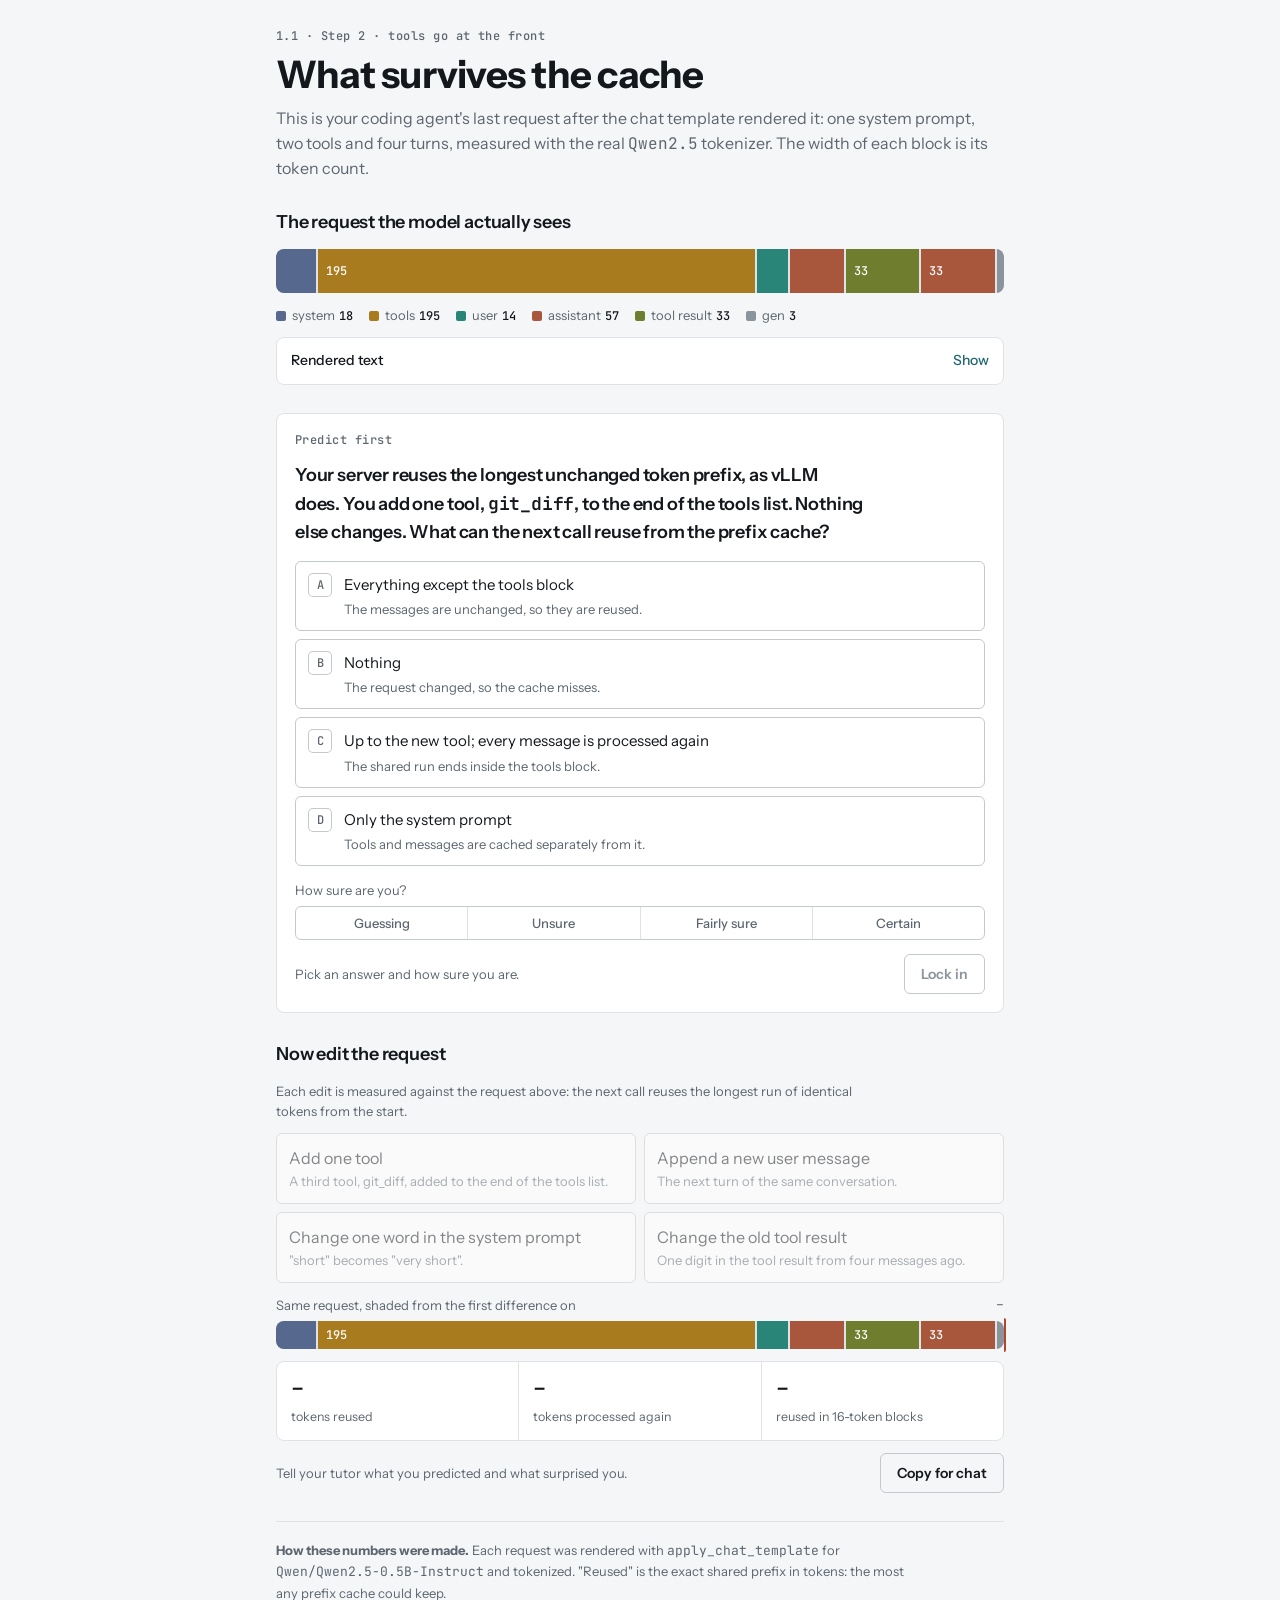
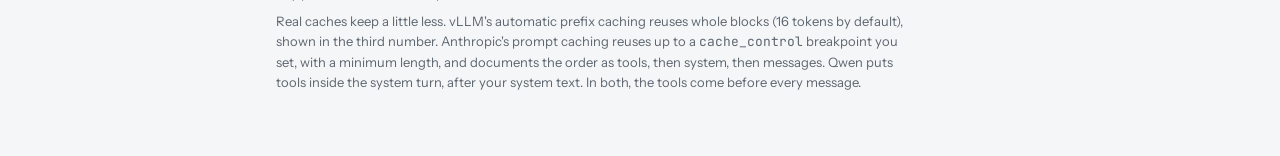
<file: examples/cache-explorer/cache-explorer.html>
<!doctype html><html><head><meta charset=utf-8><meta name=viewport content="width=device-width,initial-scale=1,viewport-fit=cover"><style>:root{color-scheme:light;padding-top:env(safe-area-inset-top,0px);padding-bottom:env(safe-area-inset-bottom,0px)}body{margin:0;font:14px/1.4 system-ui,sans-serif}img{max-width:100%}[hidden]{display:none!important}</style></head><body>
<title>What Survives the Cache</title>
<meta name="claude:viewport-fit-sides" content="cover">
<link rel="preconnect" href="https://fonts.googleapis.com">
<link rel="stylesheet" href="https://fonts.googleapis.com/css2?family=Instrument+Sans:wght@400;500;600;700&family=JetBrains+Mono:wght@400;500&display=swap">
<style>
/* One column, phone first: the sequence is the hero, the prediction gates the cache view, the edits come last. */
:root {
  --bg: #f5f6f7; --surface: #ffffff; --fg: #14181d; --muted: #5d6670; --faint: #8b939c; --line: #dfe3e7; --line-strong: #c3c9cf;
  --accent: #1d6670; --accent-soft: #e1eff0; --good: #2c7a4b; --good-soft: #e3f1e8; --bad: #b2452a; --bad-soft: #f7e6e0;
  --s-system: #56688d; --s-tools: #a97b1f; --s-user: #2a8579; --s-call: #a8573c; --s-result: #6f7d2f; --s-gen: #8b939c;
  --sans: "Instrument Sans", ui-sans-serif, system-ui, -apple-system, "Segoe UI", sans-serif;
  --mono: "JetBrains Mono", ui-monospace, "Cascadia Mono", Consolas, monospace;
  --r: 8px;
}
@media (prefers-color-scheme: dark) { :root:not([data-theme="light"]) {
  --bg: #101418; --surface: #171c21; --fg: #e5e9ec; --muted: #9aa4ad; --faint: #6c7680; --line: #262d34; --line-strong: #37414a;
  --accent: #6cc0c9; --accent-soft: #16303a; --good: #6cc895; --good-soft: #15301f; --bad: #ec8a6c; --bad-soft: #3a1f17;
  --s-system: #8fa3cc; --s-tools: #ddb257; --s-user: #5cc2b3; --s-call: #e08b6c; --s-result: #aebd64; --s-gen: #6c7680; color-scheme: dark } }
:root[data-theme="dark"] {
  --bg: #101418; --surface: #171c21; --fg: #e5e9ec; --muted: #9aa4ad; --faint: #6c7680; --line: #262d34; --line-strong: #37414a;
  --accent: #6cc0c9; --accent-soft: #16303a; --good: #6cc895; --good-soft: #15301f; --bad: #ec8a6c; --bad-soft: #3a1f17;
  --s-system: #8fa3cc; --s-tools: #ddb257; --s-user: #5cc2b3; --s-call: #e08b6c; --s-result: #aebd64; --s-gen: #6c7680; color-scheme: dark }

* { box-sizing: border-box; }
.mono, .num, .eyebrow, pre, code, .readout b, .bar span, .legend b { font-variant-ligatures: none; font-feature-settings: "liga" 0, "calt" 0; }
body { background: var(--bg); color: var(--fg); font: 16px/1.55 var(--sans); }
main { max-width: 760px; margin: 0 auto; padding-block: 28px 64px; padding-left: max(16px, env(safe-area-inset-left, 0px)); padding-right: max(16px, env(safe-area-inset-right, 0px));
  display: grid; gap: 28px; }
h1, h2 { text-wrap: balance; margin: 0; }
h1 { font-size: clamp(28px, 6vw, 38px); line-height: 1.1; letter-spacing: -.02em; font-weight: 700; }
h2 { font-size: 18px; font-weight: 600; letter-spacing: -.01em; }
p { margin: 0; max-width: 65ch; }
.eyebrow { font: 500 12px var(--mono); color: var(--muted); letter-spacing: .04em; }
.lede { color: var(--muted); }
.mono { font-family: var(--mono); }
.num { font-family: var(--mono); font-variant-numeric: tabular-nums; }
section { display: grid; gap: 12px; }
header { display: grid; gap: 10px; }

/* the sequence bar: one cell per segment, width = its tokens */
.bar { display: flex; height: 44px; border-radius: var(--r); overflow: hidden; background: var(--line); gap: 2px; }
.bar > div { min-width: 3px; position: relative; background: var(--c); }
.bar > div span { position: absolute; left: 8px; top: 50%; transform: translateY(-50%); font: 500 12px var(--mono); color: var(--surface); white-space: nowrap; }
.legend { display: flex; flex-wrap: wrap; gap: 6px 16px; font-size: 13px; color: var(--muted); }
.legend i { display: inline-block; width: 10px; height: 10px; border-radius: 2px; background: var(--c); margin-right: 6px; vertical-align: -1px; }
.legend b { font: 500 12px var(--mono); color: var(--fg); margin-left: 4px; font-weight: 500; }

/* the same bar again in the edits section, with what gets processed again masked */
.next { display: grid; gap: 6px; }
.next-head { display: flex; justify-content: space-between; gap: 12px; }
.bar-wrap { position: relative; }
.bar.small { height: 28px; }
.mask { position: absolute; top: -3px; bottom: -3px; right: 0; border-left: 2px solid var(--bad); border-radius: 0 var(--r) var(--r) 0;
  background: repeating-linear-gradient(135deg, color-mix(in srgb, var(--bg) 78%, transparent) 0 6px, color-mix(in srgb, var(--bg) 92%, transparent) 6px 10px);
  transition: left .5s cubic-bezier(.2,.8,.2,1); }
@media (prefers-reduced-motion: reduce) { .mask { transition: none; } }
.reuse { position: relative; height: 14px; border-radius: 4px; background: repeating-linear-gradient(135deg, var(--bad-soft) 0 6px, transparent 6px 10px); box-shadow: inset 0 0 0 1px var(--bad); overflow: hidden; }
.reuse .kept { position: absolute; inset: 0 auto 0 0; background: var(--accent); transition: width .5s cubic-bezier(.2,.8,.2,1); }
.reuse-scale { display: flex; justify-content: space-between; font: 12px var(--mono); color: var(--faint); }
.locked-note { font-size: 13px; color: var(--faint); }

/* rendered text */
details.raw { border: 1px solid var(--line); border-radius: var(--r); background: var(--surface); }
details.raw summary { cursor: pointer; padding: 12px 14px; font-size: 14px; font-weight: 500; list-style: none; display: flex; justify-content: space-between; gap: 12px; }
details.raw summary::-webkit-details-marker { display: none; }
details.raw summary::after { content: "Show"; color: var(--accent); font-weight: 500; }
details.raw[open] summary::after { content: "Hide"; }
pre.seq { margin: 0; padding: 4px 14px 14px; max-height: 360px; overflow: auto; font: 12.5px/1.6 var(--mono); white-space: pre-wrap; word-break: break-word; }
pre.seq span.seg { box-shadow: inset 2px 0 0 var(--c); padding-left: 4px; }
pre.seq .mark { color: var(--accent); font-weight: 500; }
pre.seq .after { opacity: .45; }
pre.seq .cut { display: inline-block; width: 0; border-left: 2px solid var(--bad); height: 1.2em; vertical-align: -3px; margin: 0 1px; }

/* prediction */
.card { background: var(--surface); border: 1px solid var(--line); border-radius: var(--r); padding: 18px; display: grid; gap: 14px; }
.opts { display: grid; gap: 8px; }
.opt { display: grid; grid-template-columns: 26px 1fr; gap: 10px; align-items: start; text-align: left; width: 100%; padding: 11px 12px; border: 1px solid var(--line-strong);
  border-radius: 6px; background: transparent; color: var(--fg); font: inherit; font-size: 15px; cursor: pointer; transition: border-color .15s, background .15s; }
.opt:hover:not(:disabled) { border-color: var(--fg); }
.opt .k { display: grid; place-items: center; width: 24px; height: 24px; border-radius: 5px; box-shadow: inset 0 0 0 1px var(--line-strong); font: 500 12px var(--mono); color: var(--muted); }
.opt[aria-checked="true"] { border-color: var(--fg); box-shadow: inset 0 0 0 1px var(--fg); }
.opt[aria-checked="true"] .k { background: var(--fg); color: var(--surface); box-shadow: none; }
.opt:disabled { cursor: default; }
.opt.right { border-color: var(--good); box-shadow: inset 0 0 0 1px var(--good); background: var(--good-soft); }
.opt.right .k { background: var(--good); color: var(--surface); box-shadow: none; }
.opt.wrongpick { border-color: var(--bad); box-shadow: inset 0 0 0 1px var(--bad); }
.opt small { display: block; color: var(--muted); font-size: 13px; margin-top: 3px; }
.opt .belief { display: none; }
.revealed .opt .belief { display: block; }
.seg-ctl { display: flex; border: 1px solid var(--line-strong); border-radius: 6px; overflow: hidden; }
.seg-ctl button { flex: 1; padding: 8px 6px; border: 0; background: transparent; color: var(--muted); font: 500 13px var(--sans); cursor: pointer; }
.seg-ctl button + button { border-left: 1px solid var(--line); }
.seg-ctl button[aria-checked="true"] { background: var(--fg); color: var(--surface); }
.row { display: flex; flex-wrap: wrap; gap: 10px; align-items: center; justify-content: space-between; }
.btn { height: 40px; padding: 0 16px; border-radius: 6px; border: 1px solid var(--fg); background: var(--fg); color: var(--surface); font: 600 14px var(--sans); cursor: pointer; }
.btn:disabled { background: transparent; color: var(--faint); border-color: var(--line-strong); cursor: default; }
.btn.ghost { background: transparent; color: var(--fg); border-color: var(--line-strong); }
.hint { font-size: 13px; color: var(--muted); }
.verdict { font-weight: 600; }
.verdict.ok { color: var(--good); } .verdict.no { color: var(--bad); }
:focus-visible { outline: 2px solid var(--accent); outline-offset: 2px; }

/* edits */
.edits { display: grid; gap: 8px; grid-template-columns: repeat(2, minmax(0, 1fr)); }
@media (max-width: 520px) { .edits { grid-template-columns: 1fr; } }
.edit { text-align: left; padding: 12px; border: 1px solid var(--line-strong); border-radius: 6px; background: var(--surface); color: var(--fg); font: inherit; cursor: pointer; }
.edit small { display: block; color: var(--muted); font-size: 13px; }
.edit[aria-pressed="true"] { border-color: var(--accent); box-shadow: inset 0 0 0 1px var(--accent); background: var(--accent-soft); }
.edit:disabled { opacity: .5; cursor: default; }
.readout { display: grid; grid-template-columns: repeat(3, minmax(0, 1fr)); gap: 1px; background: var(--line); border: 1px solid var(--line); border-radius: var(--r); overflow: hidden; }
.readout div { background: var(--surface); padding: 12px 14px; }
.readout b { display: block; font: 500 22px var(--mono); font-variant-numeric: tabular-nums; letter-spacing: -.01em; }
.readout span { font-size: 12.5px; color: var(--muted); }
.notice { border-left: 0; padding: 12px 14px; background: var(--accent-soft); border-radius: 6px; font-size: 15px; }
.notice b { font-weight: 600; }
footer { font-size: 13px; color: var(--muted); display: grid; gap: 8px; border-top: 1px solid var(--line); padding-top: 18px; }
footer p { max-width: 70ch; }
@media (prefers-reduced-motion: reduce) { .reuse .kept { transition: none; } }
</style>

<main>
  <header>
    <div class="eyebrow">1.1 · Step 2 · tools go at the front</div>
    <h1>What survives the cache</h1>
    <p class="lede">This is your coding agent's last request after the chat template rendered it: one system prompt, two tools and four turns, measured with the real <span class="mono">Qwen2.5</span> tokenizer. The width of each block is its token count.</p>
  </header>

  <section aria-labelledby="seq-h">
    <h2 id="seq-h">The request the model actually sees</h2>
    <div class="bar" id="bar" role="img"></div>
    <div class="legend" id="legend"></div>
    <details class="raw" id="raw"><summary>Rendered text</summary><pre class="seq" id="seq"></pre></details>
  </section>

  <section class="card" id="predict" aria-labelledby="p-h">
    <div class="eyebrow">Predict first</div>
    <h2 id="p-h">Your server reuses the longest unchanged token prefix, as vLLM does. You add one tool, <span class="mono">git_diff</span>, to the end of the tools list. Nothing else changes. What can the next call reuse from the prefix cache?</h2>
    <div class="opts" role="radiogroup" aria-labelledby="p-h" id="opts"></div>
    <div>
      <div class="hint" id="conf-l" style="margin-bottom:6px">How sure are you?</div>
      <div class="seg-ctl" role="radiogroup" aria-labelledby="conf-l" id="conf"></div>
    </div>
    <div class="row">
      <span class="hint" id="p-hint">Pick an answer and how sure you are.</span>
      <button class="btn" id="lock" disabled>Lock in</button>
    </div>
    <div id="verdict" hidden></div>
  </section>

  <section aria-labelledby="e-h">
    <h2 id="e-h">Now edit the request</h2>
    <p class="hint" id="e-hint">Each edit is measured against the request above: the next call reuses the longest run of identical tokens from the start.</p>
    <div class="edits" id="edits"></div>
    <div class="next">
      <div class="next-head"><span class="hint">Same request, shaded from the first difference on</span><span class="num hint" id="reuse-note">–</span></div>
      <div class="bar-wrap"><div class="bar small" id="bar2" aria-hidden="true"></div><div class="mask" id="mask" style="left:100%"></div></div>
    </div>
    <div class="readout" aria-live="polite">
      <div><b id="r-kept">–</b><span>tokens reused</span></div>
      <div><b id="r-new">–</b><span>tokens processed again</span></div>
      <div><b id="r-blocks">–</b><span>reused in 16-token blocks</span></div>
    </div>
    <p class="notice" id="notice" hidden></p>
    <div class="row"><span class="hint">Tell your tutor what you predicted and what surprised you.</span><button class="btn ghost" id="copy">Copy for chat</button></div>
  </section>

  <footer>
    <p><b>How these numbers were made.</b> Each request was rendered with <span class="mono">apply_chat_template</span> for <span class="mono">Qwen/Qwen2.5-0.5B-Instruct</span> and tokenized. "Reused" is the exact shared prefix in tokens: the most any prefix cache could keep.</p>
    <p>Real caches keep a little less. vLLM's automatic prefix caching reuses whole blocks (16 tokens by default), shown in the third number. Anthropic's prompt caching reuses up to a <span class="mono">cache_control</span> breakpoint you set, with a minimum length, and documents the order as tools, then system, then messages. Qwen puts tools inside the system turn, after your system text. In both, the tools come before every message.</p>
  </footer>
</main>

<script>
const D = {"model": "Qwen/Qwen2.5-0.5B-Instruct", "text": "<|im_start|>system\nYou are a coding agent working in the user's repository. Keep answers short.\n\n# Tools\n\nYou may call one or more functions to assist with the user query.\n\nYou are provided with function signatures within <tools><\/tools> XML tags:\n<tools>\n{\"type\": \"function\", \"function\": {\"name\": \"read_file\", \"description\": \"Read a file from the repository.\", \"parameters\": {\"type\": \"object\", \"properties\": {\"path\": {\"type\": \"string\"}}, \"required\": [\"path\"]}}}\n{\"type\": \"function\", \"function\": {\"name\": \"run_tests\", \"description\": \"Run the test suite and return failures.\", \"parameters\": {\"type\": \"object\", \"properties\": {\"pattern\": {\"type\": \"string\"}}, \"required\": [\"pattern\"]}}}\n<\/tools>\n\nFor each function call, return a json object with function name and arguments within <tool_call><\/tool_call> XML tags:\n<tool_call>\n{\"name\": <function-name>, \"arguments\": <args-json-object>}\n<\/tool_call><|im_end|>\n<|im_start|>user\nThe login test fails. Can you look?<|im_end|>\n<|im_start|>assistant\n<tool_call>\n{\"name\": \"run_tests\", \"arguments\": {\"pattern\": \"login\"}}\n<\/tool_call><|im_end|>\n<|im_start|>user\n<tool_response>\nFAILED test_login.py::test_expired_token - assert 401 == 200\n<\/tool_response><|im_end|>\n<|im_start|>assistant\nThe expired-token case returns 401. The test expects 200, so the test is wrong, not the code.<|im_end|>\n<|im_start|>assistant\n", "tokens": 320, "segments": [{"label": "System prompt", "kind": "system", "start": 0, "end": 95, "tokStart": 0, "tokEnd": 18}, {"label": "Tool definitions (inserted by the template)", "kind": "tools", "start": 95, "end": 906, "tokStart": 18, "tokEnd": 213}, {"label": "User message", "kind": "user", "start": 906, "end": 969, "tokStart": 213, "tokEnd": 227}, {"label": "Assistant tool call", "kind": "assistant", "start": 969, "end": 1083, "tokStart": 227, "tokEnd": 251}, {"label": "Tool result", "kind": "result", "start": 1083, "end": 1204, "tokStart": 251, "tokEnd": 284}, {"label": "Assistant turn", "kind": "assistant", "start": 1204, "end": 1330, "tokStart": 284, "tokEnd": 317}, {"label": "Generation marker", "kind": "gen", "start": 1330, "end": 1352, "tokStart": 317, "tokEnd": 320}], "variants": [{"key": "append", "label": "Append a new user message", "what": "The next turn of the same conversation.", "shared": 318, "total": 330, "baseTotal": 320, "newTokens": 12, "sharedChar": 1342, "blocks16": 304}, {"key": "tool", "label": "Add one tool", "what": "A third tool, git_diff, added to the end of the tools list.", "shared": 169, "total": 375, "baseTotal": 320, "newTokens": 206, "sharedChar": 683, "blocks16": 160}, {"key": "system", "label": "Change one word in the system prompt", "what": "\"short\" becomes \"very short\".", "shared": 17, "total": 321, "baseTotal": 320, "newTokens": 304, "sharedChar": 88, "blocks16": 16}, {"key": "result", "label": "Change the old tool result", "what": "One digit in the tool result from four messages ago.", "shared": 271, "total": 320, "baseTotal": 320, "newTokens": 49, "sharedChar": 1168, "blocks16": 256}]};
const SEG = { system: "--s-system", tools: "--s-tools", user: "--s-user", assistant: "--s-call", result: "--s-result", gen: "--s-gen" };
const SHORT = { system: "system", tools: "tools", user: "user", assistant: "assistant", result: "tool result", gen: "gen" };
const OPTS = [
  { k: "A", t: "Everything except the tools block", d: "The messages are unchanged, so they are reused.", belief: "This treats the cache as separate pieces. It is one sequence, so a change stops reuse of everything after it." },
  { k: "B", t: "Nothing", d: "The request changed, so the cache misses.", belief: "On Anthropic's cache you would also get nothing here, because it matches only whole prefixes up to a breakpoint and the change is near the front. Not because of a request hash. This server keeps every token up to the first difference." },
  { k: "C", t: "Up to the new tool; every message is processed again", d: "The shared run ends inside the tools block.", belief: "" },
  { k: "D", t: "Only the system prompt", d: "Tools and messages are cached separately from it.", belief: "Close on position, but the first tools still match, so reuse runs past the system text into the tools block." },
];
const RIGHT = "C";
const CONF = ["Guessing", "Unsure", "Fairly sure", "Certain"];
const SYS_KEPT = D.variants.find((v) => v.key === "system").shared;
const NOTE = {
  tool: "<b>The messages didn't change, and they still had to be processed again.</b> The new tool sits before them in the sequence, so the shared run ends there. Agents that add or remove tools per turn lose their cache on every call.",
  append: "<b>Almost all of it is reused.</b> Only the new message is processed, plus two tokens: the old generation marker <span class=\"mono\">assistant</span> becomes <span class=\"mono\">user</span>. Appending is cheap.",
  system: `<b>One word near the top, and the cache keeps ${SYS_KEPT} tokens.</b> Everything after the edit is processed again, including tools and messages. Put text that changes, like dates or user names, as late as you can.`,
  result: "<b>An edit four turns back still costs every token after it.</b> Rewriting or trimming old history, like summarizing a long tool result, ends the cache at that point.",
};
const store = { get(k) { try { return JSON.parse(localStorage.getItem(k)); } catch { return null; } }, set(k, v) { try { localStorage.setItem(k, JSON.stringify(v)); } catch {} } };
const $ = (id) => document.getElementById(id);
const pct = (a, b) => Math.round((a / b) * 100);

// sequence bar, legend, rendered text
const kinds = {};
D.segments.forEach((s) => {
  const n = s.tokEnd - s.tokStart, cell = document.createElement("div");
  cell.style.setProperty("--c", `var(${SEG[s.kind]})`); cell.style.flex = `${n} 0 0`; cell.title = `${s.label}: ${n} tokens`;
  if (n / D.tokens > .09) cell.innerHTML = `<span>${n}</span>`;
  $("bar").append(cell); $("bar2").append(cell.cloneNode(true));
  kinds[s.kind] = (kinds[s.kind] || 0) + n;
});
$("bar").setAttribute("aria-label", D.segments.map((s) => `${s.label} ${s.tokEnd - s.tokStart} tokens`).join(", "));
Object.entries(kinds).forEach(([k, n]) => { $("legend").insertAdjacentHTML("beforeend", `<span style="--c:var(${SEG[k]})"><i></i>${SHORT[k]}<b>${n}</b></span>`); });
const esc = (t) => t.replace(/[&<>]/g, (c) => ({ "&": "&amp;", "<": "&lt;", ">": "&gt;" }[c]));
const marked = (t) => esc(t).replace(/&lt;\|im_(start|end)\|&gt;/g, (m) => `<span class="mark">${m}</span>`);
function drawText(cut) {
  $("seq").innerHTML = D.segments.map((s) => {
    const a = s.start, b = s.end, c = `--c:var(${SEG[s.kind]})`;
    if (cut == null || cut >= b) return `<span class="seg" style="${c}">${marked(D.text.slice(a, b))}</span>`;
    if (cut <= a) return `<span class="seg after" style="${c}">${marked(D.text.slice(a, b))}</span>`;
    return `<span class="seg" style="${c}">${marked(D.text.slice(a, cut))}<span class="cut" title="first difference"></span><span class="after">${marked(D.text.slice(cut, b))}</span></span>`;
  }).join("");
}
drawText(null);

// prediction
let pick = null, conf = null;
const saved = store.get("cache-explorer-1.1");
OPTS.forEach((o) => {
  $("opts").insertAdjacentHTML("beforeend", `<button class="opt" role="radio" aria-checked="false" data-k="${o.k}"><span class="k">${o.k}</span><span>${o.t}<small>${o.d}</small><small class="belief">${o.belief}</small></span></button>`);
});
CONF.forEach((c, i) => $("conf").insertAdjacentHTML("beforeend", `<button role="radio" aria-checked="false" data-i="${i + 1}">${c}</button>`));
const sync = () => {
  document.querySelectorAll(".opt").forEach((b) => b.setAttribute("aria-checked", String(b.dataset.k === pick)));
  document.querySelectorAll("#conf button").forEach((b) => b.setAttribute("aria-checked", String(+b.dataset.i === conf)));
  $("lock").disabled = !(pick && conf);
  $("p-hint").textContent = pick && conf ? "Locked answers can't be changed." : "Pick an answer and how sure you are.";
};
$("opts").addEventListener("click", (e) => { const b = e.target.closest(".opt"); if (b && !b.disabled) { pick = b.dataset.k; sync(); } });
$("conf").addEventListener("click", (e) => { const b = e.target.closest("button"); if (b && !b.disabled) { conf = +b.dataset.i; sync(); } });
// arrow keys inside each radio group
document.querySelectorAll('[role="radiogroup"]').forEach((g) => g.addEventListener("keydown", (e) => {
  if (!["ArrowDown", "ArrowUp", "ArrowLeft", "ArrowRight"].includes(e.key)) return;
  const items = [...g.querySelectorAll('[role="radio"]:not(:disabled)')], i = items.indexOf(document.activeElement);
  if (i < 0) return; e.preventDefault();
  const n = items[(i + (e.key === "ArrowDown" || e.key === "ArrowRight" ? 1 : items.length - 1)) % items.length]; n.focus(); n.click();
}));

function reveal() {
  $("predict").classList.add("revealed");
  document.querySelectorAll(".opt, #conf button").forEach((b) => (b.disabled = true));
  document.querySelectorAll(".opt").forEach((b) => { if (b.dataset.k === RIGHT) b.classList.add("right"); else if (b.dataset.k === pick) b.classList.add("wrongpick"); });
  const ok = pick === RIGHT;
  $("verdict").hidden = false;
  $("verdict").innerHTML = `<p class="verdict ${ok ? "ok" : "no"}">${ok ? "Right" : `Not quite: the answer is ${RIGHT}`} · you were ${CONF[conf - 1].toLowerCase()}</p>`;
  $("lock").hidden = true; $("p-hint").textContent = "Each wrong option shows the belief behind it.";
  document.querySelectorAll(".edit").forEach((b) => (b.disabled = false));
  $("e-hint").textContent = "Each edit is measured against the request above: the next call reuses the longest run of identical tokens from the start. Pick one.";
  show("tool");
}
$("lock").addEventListener("click", () => { store.set("cache-explorer-1.1", { pick, conf }); reveal(); $("edits").scrollIntoView({ behavior: matchMedia("(prefers-reduced-motion: reduce)").matches ? "auto" : "smooth", block: "center" }); });

// edits
const ORDER = ["tool", "append", "system", "result"];
ORDER.forEach((k) => { const v = D.variants.find((x) => x.key === k);
  $("edits").insertAdjacentHTML("beforeend", `<button class="edit" aria-pressed="false" data-k="${k}" disabled>${v.label}<small>${v.what}</small></button>`); });
$("edits").addEventListener("click", (e) => { const b = e.target.closest(".edit"); if (b && !b.disabled) show(b.dataset.k); });
let seen = new Set();
function show(k) {
  const v = D.variants.find((x) => x.key === k); seen.add(k);
  document.querySelectorAll(".edit").forEach((b) => b.setAttribute("aria-pressed", String(b.dataset.k === k)));
  $("mask").style.left = `${(v.shared / D.tokens) * 100}%`;
  $("reuse-note").textContent = `${pct(v.shared, v.total)}% of the next call reused`;
  $("r-kept").textContent = v.shared; $("r-new").textContent = v.newTokens; $("r-blocks").textContent = v.blocks16;
  $("notice").hidden = false; $("notice").innerHTML = NOTE[k];
  drawText(v.sharedChar);
}
$("copy").addEventListener("click", async () => {
  const line = `1.1 cache explorer · predicted ${pick || "–"} · ${conf ? CONF[conf - 1] : "no confidence"} · ${pick === RIGHT ? "right" : "wrong"} · tried: ${[...seen].join(", ") || "none"} · noticed: `;
  try { await navigator.clipboard.writeText(line); $("copy").textContent = "Copied"; }
  catch { $("copy").textContent = "Copy failed: select the line below"; $("notice").hidden = false; $("notice").textContent = line; }
  setTimeout(() => ($("copy").textContent = "Copy for chat"), 2000);
});
if (saved && saved.pick && saved.conf) { pick = saved.pick; conf = saved.conf; sync(); reveal(); } else sync();
</script>

</body></html>
</file>
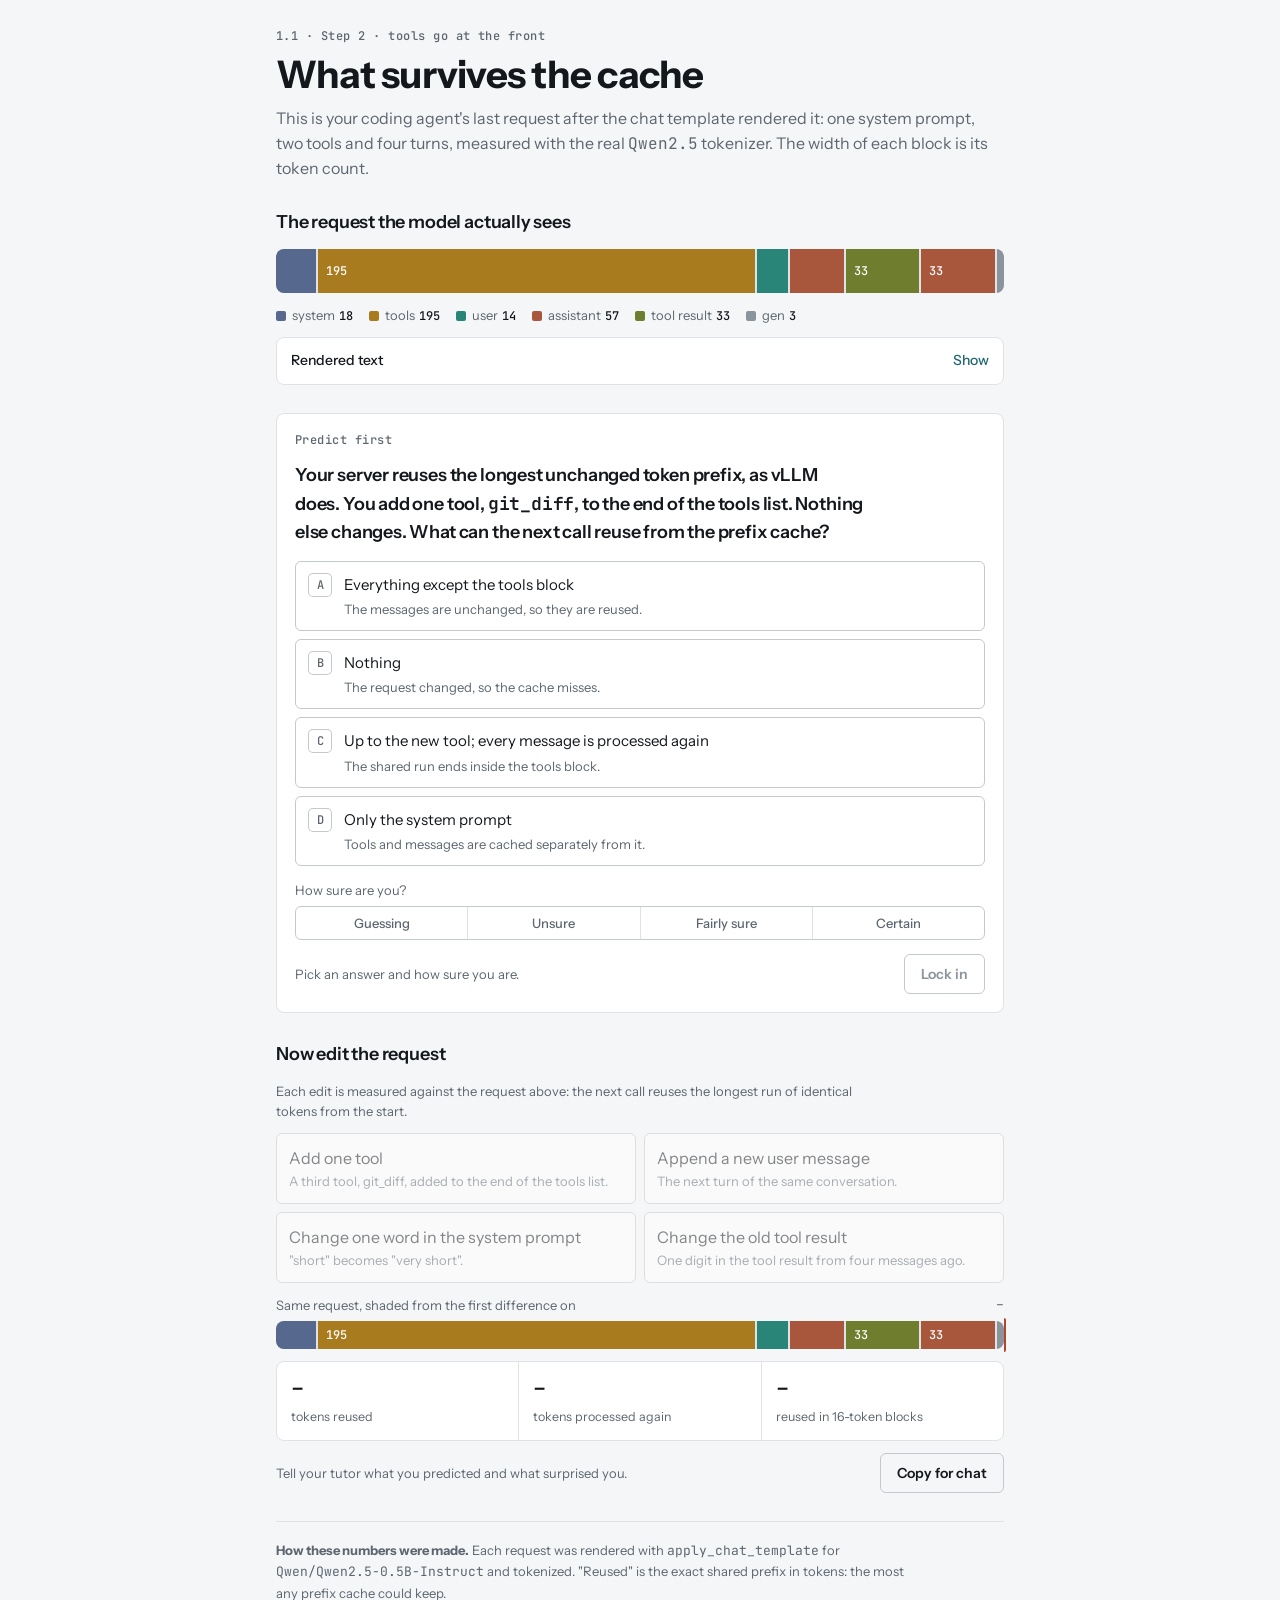
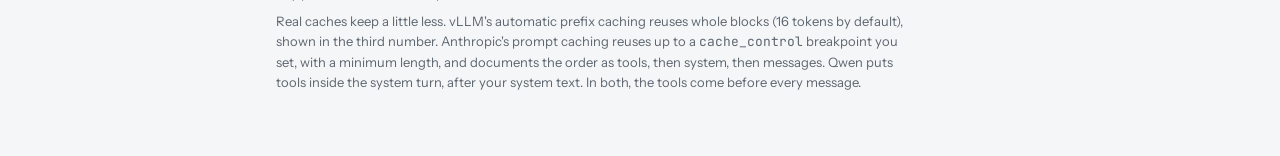
<file: site/demo/step.html>
<!doctype html><html><head><script>try{var t=parent.document.documentElement.dataset.theme;if(t)document.documentElement.dataset.theme=t}catch(e){}</script><meta charset=utf-8><meta name=viewport content="width=device-width,initial-scale=1,viewport-fit=cover"><style>:root{color-scheme:light;padding-top:env(safe-area-inset-top,0px);padding-bottom:env(safe-area-inset-bottom,0px)}body{margin:0;font:14px/1.4 system-ui,sans-serif}img{max-width:100%}[hidden]{display:none!important}</style></head><body>
<title>What Survives the Cache</title>
<meta name="claude:viewport-fit-sides" content="cover">
<link rel="preconnect" href="https://fonts.googleapis.com">
<link rel="stylesheet" href="https://fonts.googleapis.com/css2?family=Instrument+Sans:wght@400;500;600;700&family=JetBrains+Mono:wght@400;500&display=swap">
<style>
/* One column, phone first: the sequence is the hero, the prediction gates the cache view, the edits come last. */
:root {
  --bg: #f5f6f7; --surface: #ffffff; --fg: #14181d; --muted: #5d6670; --faint: #8b939c; --line: #dfe3e7; --line-strong: #c3c9cf;
  --accent: #1d6670; --accent-soft: #e1eff0; --good: #2c7a4b; --good-soft: #e3f1e8; --bad: #b2452a; --bad-soft: #f7e6e0;
  --s-system: #56688d; --s-tools: #a97b1f; --s-user: #2a8579; --s-call: #a8573c; --s-result: #6f7d2f; --s-gen: #8b939c;
  --sans: "Instrument Sans", ui-sans-serif, system-ui, -apple-system, "Segoe UI", sans-serif;
  --mono: "JetBrains Mono", ui-monospace, "Cascadia Mono", Consolas, monospace;
  --r: 8px;
}
@media (prefers-color-scheme: dark) { :root:not([data-theme="light"]) {
  --bg: #101418; --surface: #171c21; --fg: #e5e9ec; --muted: #9aa4ad; --faint: #6c7680; --line: #262d34; --line-strong: #37414a;
  --accent: #6cc0c9; --accent-soft: #16303a; --good: #6cc895; --good-soft: #15301f; --bad: #ec8a6c; --bad-soft: #3a1f17;
  --s-system: #8fa3cc; --s-tools: #ddb257; --s-user: #5cc2b3; --s-call: #e08b6c; --s-result: #aebd64; --s-gen: #6c7680; color-scheme: dark } }
:root[data-theme="dark"] {
  --bg: #101418; --surface: #171c21; --fg: #e5e9ec; --muted: #9aa4ad; --faint: #6c7680; --line: #262d34; --line-strong: #37414a;
  --accent: #6cc0c9; --accent-soft: #16303a; --good: #6cc895; --good-soft: #15301f; --bad: #ec8a6c; --bad-soft: #3a1f17;
  --s-system: #8fa3cc; --s-tools: #ddb257; --s-user: #5cc2b3; --s-call: #e08b6c; --s-result: #aebd64; --s-gen: #6c7680; color-scheme: dark }

* { box-sizing: border-box; }
.mono, .num, .eyebrow, pre, code, .readout b, .bar span, .legend b { font-variant-ligatures: none; font-feature-settings: "liga" 0, "calt" 0; }
body { background: var(--bg); color: var(--fg); font: 16px/1.55 var(--sans); }
main { max-width: 760px; margin: 0 auto; padding-block: 28px 64px; padding-left: max(16px, env(safe-area-inset-left, 0px)); padding-right: max(16px, env(safe-area-inset-right, 0px));
  display: grid; gap: 28px; }
h1, h2 { text-wrap: balance; margin: 0; }
h1 { font-size: clamp(28px, 6vw, 38px); line-height: 1.1; letter-spacing: -.02em; font-weight: 700; }
h2 { font-size: 18px; font-weight: 600; letter-spacing: -.01em; }
p { margin: 0; max-width: 65ch; }
.eyebrow { font: 500 12px var(--mono); color: var(--muted); letter-spacing: .04em; }
.lede { color: var(--muted); }
.mono { font-family: var(--mono); }
.num { font-family: var(--mono); font-variant-numeric: tabular-nums; }
section { display: grid; gap: 12px; }
header { display: grid; gap: 10px; }

/* the sequence bar: one cell per segment, width = its tokens */
.bar { display: flex; height: 44px; border-radius: var(--r); overflow: hidden; background: var(--line); gap: 2px; }
.bar > div { min-width: 3px; position: relative; background: var(--c); }
.bar > div span { position: absolute; left: 8px; top: 50%; transform: translateY(-50%); font: 500 12px var(--mono); color: var(--surface); white-space: nowrap; }
.legend { display: flex; flex-wrap: wrap; gap: 6px 16px; font-size: 13px; color: var(--muted); }
.legend i { display: inline-block; width: 10px; height: 10px; border-radius: 2px; background: var(--c); margin-right: 6px; vertical-align: -1px; }
.legend b { font: 500 12px var(--mono); color: var(--fg); margin-left: 4px; font-weight: 500; }

/* the same bar again in the edits section, with what gets processed again masked */
.next { display: grid; gap: 6px; }
.next-head { display: flex; justify-content: space-between; gap: 12px; }
.bar-wrap { position: relative; }
.bar.small { height: 28px; }
.mask { position: absolute; top: -3px; bottom: -3px; right: 0; border-left: 2px solid var(--bad); border-radius: 0 var(--r) var(--r) 0;
  background: repeating-linear-gradient(135deg, color-mix(in srgb, var(--bg) 78%, transparent) 0 6px, color-mix(in srgb, var(--bg) 92%, transparent) 6px 10px);
  transition: left .5s cubic-bezier(.2,.8,.2,1); }
@media (prefers-reduced-motion: reduce) { .mask { transition: none; } }
.reuse { position: relative; height: 14px; border-radius: 4px; background: repeating-linear-gradient(135deg, var(--bad-soft) 0 6px, transparent 6px 10px); box-shadow: inset 0 0 0 1px var(--bad); overflow: hidden; }
.reuse .kept { position: absolute; inset: 0 auto 0 0; background: var(--accent); transition: width .5s cubic-bezier(.2,.8,.2,1); }
.reuse-scale { display: flex; justify-content: space-between; font: 12px var(--mono); color: var(--faint); }
.locked-note { font-size: 13px; color: var(--faint); }

/* rendered text */
details.raw { border: 1px solid var(--line); border-radius: var(--r); background: var(--surface); }
details.raw summary { cursor: pointer; padding: 12px 14px; font-size: 14px; font-weight: 500; list-style: none; display: flex; justify-content: space-between; gap: 12px; }
details.raw summary::-webkit-details-marker { display: none; }
details.raw summary::after { content: "Show"; color: var(--accent); font-weight: 500; }
details.raw[open] summary::after { content: "Hide"; }
pre.seq { margin: 0; padding: 4px 14px 14px; max-height: 360px; overflow: auto; font: 12.5px/1.6 var(--mono); white-space: pre-wrap; word-break: break-word; }
pre.seq span.seg { box-shadow: inset 2px 0 0 var(--c); padding-left: 4px; }
pre.seq .mark { color: var(--accent); font-weight: 500; }
pre.seq .after { opacity: .45; }
pre.seq .cut { display: inline-block; width: 0; border-left: 2px solid var(--bad); height: 1.2em; vertical-align: -3px; margin: 0 1px; }

/* prediction */
.card { background: var(--surface); border: 1px solid var(--line); border-radius: var(--r); padding: 18px; display: grid; gap: 14px; }
.opts { display: grid; gap: 8px; }
.opt { display: grid; grid-template-columns: 26px 1fr; gap: 10px; align-items: start; text-align: left; width: 100%; padding: 11px 12px; border: 1px solid var(--line-strong);
  border-radius: 6px; background: transparent; color: var(--fg); font: inherit; font-size: 15px; cursor: pointer; transition: border-color .15s, background .15s; }
.opt:hover:not(:disabled) { border-color: var(--fg); }
.opt .k { display: grid; place-items: center; width: 24px; height: 24px; border-radius: 5px; box-shadow: inset 0 0 0 1px var(--line-strong); font: 500 12px var(--mono); color: var(--muted); }
.opt[aria-checked="true"] { border-color: var(--fg); box-shadow: inset 0 0 0 1px var(--fg); }
.opt[aria-checked="true"] .k { background: var(--fg); color: var(--surface); box-shadow: none; }
.opt:disabled { cursor: default; }
.opt.right { border-color: var(--good); box-shadow: inset 0 0 0 1px var(--good); background: var(--good-soft); }
.opt.right .k { background: var(--good); color: var(--surface); box-shadow: none; }
.opt.wrongpick { border-color: var(--bad); box-shadow: inset 0 0 0 1px var(--bad); }
.opt small { display: block; color: var(--muted); font-size: 13px; margin-top: 3px; }
.opt .belief { display: none; }
.revealed .opt .belief { display: block; }
.seg-ctl { display: flex; border: 1px solid var(--line-strong); border-radius: 6px; overflow: hidden; }
.seg-ctl button { flex: 1; padding: 8px 6px; border: 0; background: transparent; color: var(--muted); font: 500 13px var(--sans); cursor: pointer; }
.seg-ctl button + button { border-left: 1px solid var(--line); }
.seg-ctl button[aria-checked="true"] { background: var(--fg); color: var(--surface); }
.row { display: flex; flex-wrap: wrap; gap: 10px; align-items: center; justify-content: space-between; }
.btn { height: 40px; padding: 0 16px; border-radius: 6px; border: 1px solid var(--fg); background: var(--fg); color: var(--surface); font: 600 14px var(--sans); cursor: pointer; }
.btn:disabled { background: transparent; color: var(--faint); border-color: var(--line-strong); cursor: default; }
.btn.ghost { background: transparent; color: var(--fg); border-color: var(--line-strong); }
.hint { font-size: 13px; color: var(--muted); }
.verdict { font-weight: 600; }
.verdict.ok { color: var(--good); } .verdict.no { color: var(--bad); }
:focus-visible { outline: 2px solid var(--accent); outline-offset: 2px; }

/* edits */
.edits { display: grid; gap: 8px; grid-template-columns: repeat(2, minmax(0, 1fr)); }
@media (max-width: 520px) { .edits { grid-template-columns: 1fr; } }
.edit { text-align: left; padding: 12px; border: 1px solid var(--line-strong); border-radius: 6px; background: var(--surface); color: var(--fg); font: inherit; cursor: pointer; }
.edit small { display: block; color: var(--muted); font-size: 13px; }
.edit[aria-pressed="true"] { border-color: var(--accent); box-shadow: inset 0 0 0 1px var(--accent); background: var(--accent-soft); }
.edit:disabled { opacity: .5; cursor: default; }
.readout { display: grid; grid-template-columns: repeat(3, minmax(0, 1fr)); gap: 1px; background: var(--line); border: 1px solid var(--line); border-radius: var(--r); overflow: hidden; }
.readout div { background: var(--surface); padding: 12px 14px; }
.readout b { display: block; font: 500 22px var(--mono); font-variant-numeric: tabular-nums; letter-spacing: -.01em; }
.readout span { font-size: 12.5px; color: var(--muted); }
.notice { border-left: 0; padding: 12px 14px; background: var(--accent-soft); border-radius: 6px; font-size: 15px; }
.notice b { font-weight: 600; }
footer { font-size: 13px; color: var(--muted); display: grid; gap: 8px; border-top: 1px solid var(--line); padding-top: 18px; }
footer p { max-width: 70ch; }
@media (prefers-reduced-motion: reduce) { .reuse .kept { transition: none; } }
</style>

<main>
  <header>
    <div class="eyebrow">1.1 · Step 2 · tools go at the front</div>
    <h1>What survives the cache</h1>
    <p class="lede">This is your coding agent's last request after the chat template rendered it: one system prompt, two tools and four turns, measured with the real <span class="mono">Qwen2.5</span> tokenizer. The width of each block is its token count.</p>
  </header>

  <section aria-labelledby="seq-h">
    <h2 id="seq-h">The request the model actually sees</h2>
    <div class="bar" id="bar" role="img"></div>
    <div class="legend" id="legend"></div>
    <details class="raw" id="raw"><summary>Rendered text</summary><pre class="seq" id="seq"></pre></details>
  </section>

  <section class="card" id="predict" aria-labelledby="p-h">
    <div class="eyebrow">Predict first</div>
    <h2 id="p-h">Your server reuses the longest unchanged token prefix, as vLLM does. You add one tool, <span class="mono">git_diff</span>, to the end of the tools list. Nothing else changes. What can the next call reuse from the prefix cache?</h2>
    <div class="opts" role="radiogroup" aria-labelledby="p-h" id="opts"></div>
    <div>
      <div class="hint" id="conf-l" style="margin-bottom:6px">How sure are you?</div>
      <div class="seg-ctl" role="radiogroup" aria-labelledby="conf-l" id="conf"></div>
    </div>
    <div class="row">
      <span class="hint" id="p-hint">Pick an answer and how sure you are.</span>
      <button class="btn" id="lock" disabled>Lock in</button>
    </div>
    <div id="verdict" hidden></div>
  </section>

  <section aria-labelledby="e-h">
    <h2 id="e-h">Now edit the request</h2>
    <p class="hint" id="e-hint">Each edit is measured against the request above: the next call reuses the longest run of identical tokens from the start.</p>
    <div class="edits" id="edits"></div>
    <div class="next">
      <div class="next-head"><span class="hint">Same request, shaded from the first difference on</span><span class="num hint" id="reuse-note">–</span></div>
      <div class="bar-wrap"><div class="bar small" id="bar2" aria-hidden="true"></div><div class="mask" id="mask" style="left:100%"></div></div>
    </div>
    <div class="readout" aria-live="polite">
      <div><b id="r-kept">–</b><span>tokens reused</span></div>
      <div><b id="r-new">–</b><span>tokens processed again</span></div>
      <div><b id="r-blocks">–</b><span>reused in 16-token blocks</span></div>
    </div>
    <p class="notice" id="notice" hidden></p>
    <div class="row"><span class="hint">Tell your tutor what you predicted and what surprised you.</span><button class="btn ghost" id="copy">Copy for chat</button></div>
  </section>

  <footer>
    <p><b>How these numbers were made.</b> Each request was rendered with <span class="mono">apply_chat_template</span> for <span class="mono">Qwen/Qwen2.5-0.5B-Instruct</span> and tokenized. "Reused" is the exact shared prefix in tokens: the most any prefix cache could keep.</p>
    <p>Real caches keep a little less. vLLM's automatic prefix caching reuses whole blocks (16 tokens by default), shown in the third number. Anthropic's prompt caching reuses up to a <span class="mono">cache_control</span> breakpoint you set, with a minimum length, and documents the order as tools, then system, then messages. Qwen puts tools inside the system turn, after your system text. In both, the tools come before every message.</p>
  </footer>
</main>

<script>
const D = {"model": "Qwen/Qwen2.5-0.5B-Instruct", "text": "<|im_start|>system\nYou are a coding agent working in the user's repository. Keep answers short.\n\n# Tools\n\nYou may call one or more functions to assist with the user query.\n\nYou are provided with function signatures within <tools><\/tools> XML tags:\n<tools>\n{\"type\": \"function\", \"function\": {\"name\": \"read_file\", \"description\": \"Read a file from the repository.\", \"parameters\": {\"type\": \"object\", \"properties\": {\"path\": {\"type\": \"string\"}}, \"required\": [\"path\"]}}}\n{\"type\": \"function\", \"function\": {\"name\": \"run_tests\", \"description\": \"Run the test suite and return failures.\", \"parameters\": {\"type\": \"object\", \"properties\": {\"pattern\": {\"type\": \"string\"}}, \"required\": [\"pattern\"]}}}\n<\/tools>\n\nFor each function call, return a json object with function name and arguments within <tool_call><\/tool_call> XML tags:\n<tool_call>\n{\"name\": <function-name>, \"arguments\": <args-json-object>}\n<\/tool_call><|im_end|>\n<|im_start|>user\nThe login test fails. Can you look?<|im_end|>\n<|im_start|>assistant\n<tool_call>\n{\"name\": \"run_tests\", \"arguments\": {\"pattern\": \"login\"}}\n<\/tool_call><|im_end|>\n<|im_start|>user\n<tool_response>\nFAILED test_login.py::test_expired_token - assert 401 == 200\n<\/tool_response><|im_end|>\n<|im_start|>assistant\nThe expired-token case returns 401. The test expects 200, so the test is wrong, not the code.<|im_end|>\n<|im_start|>assistant\n", "tokens": 320, "segments": [{"label": "System prompt", "kind": "system", "start": 0, "end": 95, "tokStart": 0, "tokEnd": 18}, {"label": "Tool definitions (inserted by the template)", "kind": "tools", "start": 95, "end": 906, "tokStart": 18, "tokEnd": 213}, {"label": "User message", "kind": "user", "start": 906, "end": 969, "tokStart": 213, "tokEnd": 227}, {"label": "Assistant tool call", "kind": "assistant", "start": 969, "end": 1083, "tokStart": 227, "tokEnd": 251}, {"label": "Tool result", "kind": "result", "start": 1083, "end": 1204, "tokStart": 251, "tokEnd": 284}, {"label": "Assistant turn", "kind": "assistant", "start": 1204, "end": 1330, "tokStart": 284, "tokEnd": 317}, {"label": "Generation marker", "kind": "gen", "start": 1330, "end": 1352, "tokStart": 317, "tokEnd": 320}], "variants": [{"key": "append", "label": "Append a new user message", "what": "The next turn of the same conversation.", "shared": 318, "total": 330, "baseTotal": 320, "newTokens": 12, "sharedChar": 1342, "blocks16": 304}, {"key": "tool", "label": "Add one tool", "what": "A third tool, git_diff, added to the end of the tools list.", "shared": 169, "total": 375, "baseTotal": 320, "newTokens": 206, "sharedChar": 683, "blocks16": 160}, {"key": "system", "label": "Change one word in the system prompt", "what": "\"short\" becomes \"very short\".", "shared": 17, "total": 321, "baseTotal": 320, "newTokens": 304, "sharedChar": 88, "blocks16": 16}, {"key": "result", "label": "Change the old tool result", "what": "One digit in the tool result from four messages ago.", "shared": 271, "total": 320, "baseTotal": 320, "newTokens": 49, "sharedChar": 1168, "blocks16": 256}]};
const SEG = { system: "--s-system", tools: "--s-tools", user: "--s-user", assistant: "--s-call", result: "--s-result", gen: "--s-gen" };
const SHORT = { system: "system", tools: "tools", user: "user", assistant: "assistant", result: "tool result", gen: "gen" };
const OPTS = [
  { k: "A", t: "Everything except the tools block", d: "The messages are unchanged, so they are reused.", belief: "This treats the cache as separate pieces. It is one sequence, so a change stops reuse of everything after it." },
  { k: "B", t: "Nothing", d: "The request changed, so the cache misses.", belief: "On Anthropic's cache you would also get nothing here, because it matches only whole prefixes up to a breakpoint and the change is near the front. Not because of a request hash. This server keeps every token up to the first difference." },
  { k: "C", t: "Up to the new tool; every message is processed again", d: "The shared run ends inside the tools block.", belief: "" },
  { k: "D", t: "Only the system prompt", d: "Tools and messages are cached separately from it.", belief: "Close on position, but the first tools still match, so reuse runs past the system text into the tools block." },
];
const RIGHT = "C";
const CONF = ["Guessing", "Unsure", "Fairly sure", "Certain"];
const SYS_KEPT = D.variants.find((v) => v.key === "system").shared;
const NOTE = {
  tool: "<b>The messages didn't change, and they still had to be processed again.</b> The new tool sits before them in the sequence, so the shared run ends there. Agents that add or remove tools per turn lose their cache on every call.",
  append: "<b>Almost all of it is reused.</b> Only the new message is processed, plus two tokens: the old generation marker <span class=\"mono\">assistant</span> becomes <span class=\"mono\">user</span>. Appending is cheap.",
  system: `<b>One word near the top, and the cache keeps ${SYS_KEPT} tokens.</b> Everything after the edit is processed again, including tools and messages. Put text that changes, like dates or user names, as late as you can.`,
  result: "<b>An edit four turns back still costs every token after it.</b> Rewriting or trimming old history, like summarizing a long tool result, ends the cache at that point.",
};
const store = { get(k) { try { return JSON.parse(localStorage.getItem(k)); } catch { return null; } }, set(k, v) { try { localStorage.setItem(k, JSON.stringify(v)); } catch {} } };
const $ = (id) => document.getElementById(id);
const pct = (a, b) => Math.round((a / b) * 100);

// sequence bar, legend, rendered text
const kinds = {};
D.segments.forEach((s) => {
  const n = s.tokEnd - s.tokStart, cell = document.createElement("div");
  cell.style.setProperty("--c", `var(${SEG[s.kind]})`); cell.style.flex = `${n} 0 0`; cell.title = `${s.label}: ${n} tokens`;
  if (n / D.tokens > .09) cell.innerHTML = `<span>${n}</span>`;
  $("bar").append(cell); $("bar2").append(cell.cloneNode(true));
  kinds[s.kind] = (kinds[s.kind] || 0) + n;
});
$("bar").setAttribute("aria-label", D.segments.map((s) => `${s.label} ${s.tokEnd - s.tokStart} tokens`).join(", "));
Object.entries(kinds).forEach(([k, n]) => { $("legend").insertAdjacentHTML("beforeend", `<span style="--c:var(${SEG[k]})"><i></i>${SHORT[k]}<b>${n}</b></span>`); });
const esc = (t) => t.replace(/[&<>]/g, (c) => ({ "&": "&amp;", "<": "&lt;", ">": "&gt;" }[c]));
const marked = (t) => esc(t).replace(/&lt;\|im_(start|end)\|&gt;/g, (m) => `<span class="mark">${m}</span>`);
function drawText(cut) {
  $("seq").innerHTML = D.segments.map((s) => {
    const a = s.start, b = s.end, c = `--c:var(${SEG[s.kind]})`;
    if (cut == null || cut >= b) return `<span class="seg" style="${c}">${marked(D.text.slice(a, b))}</span>`;
    if (cut <= a) return `<span class="seg after" style="${c}">${marked(D.text.slice(a, b))}</span>`;
    return `<span class="seg" style="${c}">${marked(D.text.slice(a, cut))}<span class="cut" title="first difference"></span><span class="after">${marked(D.text.slice(cut, b))}</span></span>`;
  }).join("");
}
drawText(null);

// prediction
let pick = null, conf = null;
const saved = store.get("cache-explorer-1.1");
OPTS.forEach((o) => {
  $("opts").insertAdjacentHTML("beforeend", `<button class="opt" role="radio" aria-checked="false" data-k="${o.k}"><span class="k">${o.k}</span><span>${o.t}<small>${o.d}</small><small class="belief">${o.belief}</small></span></button>`);
});
CONF.forEach((c, i) => $("conf").insertAdjacentHTML("beforeend", `<button role="radio" aria-checked="false" data-i="${i + 1}">${c}</button>`));
const sync = () => {
  document.querySelectorAll(".opt").forEach((b) => b.setAttribute("aria-checked", String(b.dataset.k === pick)));
  document.querySelectorAll("#conf button").forEach((b) => b.setAttribute("aria-checked", String(+b.dataset.i === conf)));
  $("lock").disabled = !(pick && conf);
  $("p-hint").textContent = pick && conf ? "Locked answers can't be changed." : "Pick an answer and how sure you are.";
};
$("opts").addEventListener("click", (e) => { const b = e.target.closest(".opt"); if (b && !b.disabled) { pick = b.dataset.k; sync(); } });
$("conf").addEventListener("click", (e) => { const b = e.target.closest("button"); if (b && !b.disabled) { conf = +b.dataset.i; sync(); } });
// arrow keys inside each radio group
document.querySelectorAll('[role="radiogroup"]').forEach((g) => g.addEventListener("keydown", (e) => {
  if (!["ArrowDown", "ArrowUp", "ArrowLeft", "ArrowRight"].includes(e.key)) return;
  const items = [...g.querySelectorAll('[role="radio"]:not(:disabled)')], i = items.indexOf(document.activeElement);
  if (i < 0) return; e.preventDefault();
  const n = items[(i + (e.key === "ArrowDown" || e.key === "ArrowRight" ? 1 : items.length - 1)) % items.length]; n.focus(); n.click();
}));

function reveal() {
  $("predict").classList.add("revealed");
  document.querySelectorAll(".opt, #conf button").forEach((b) => (b.disabled = true));
  document.querySelectorAll(".opt").forEach((b) => { if (b.dataset.k === RIGHT) b.classList.add("right"); else if (b.dataset.k === pick) b.classList.add("wrongpick"); });
  const ok = pick === RIGHT;
  $("verdict").hidden = false;
  $("verdict").innerHTML = `<p class="verdict ${ok ? "ok" : "no"}">${ok ? "Right" : `Not quite: the answer is ${RIGHT}`} · you were ${CONF[conf - 1].toLowerCase()}</p>`;
  $("lock").hidden = true; $("p-hint").textContent = "Each wrong option shows the belief behind it.";
  document.querySelectorAll(".edit").forEach((b) => (b.disabled = false));
  $("e-hint").textContent = "Each edit is measured against the request above: the next call reuses the longest run of identical tokens from the start. Pick one.";
  show("tool");
}
$("lock").addEventListener("click", () => { store.set("cache-explorer-1.1", { pick, conf }); reveal(); $("edits").scrollIntoView({ behavior: matchMedia("(prefers-reduced-motion: reduce)").matches ? "auto" : "smooth", block: "center" }); });

// edits
const ORDER = ["tool", "append", "system", "result"];
ORDER.forEach((k) => { const v = D.variants.find((x) => x.key === k);
  $("edits").insertAdjacentHTML("beforeend", `<button class="edit" aria-pressed="false" data-k="${k}" disabled>${v.label}<small>${v.what}</small></button>`); });
$("edits").addEventListener("click", (e) => { const b = e.target.closest(".edit"); if (b && !b.disabled) show(b.dataset.k); });
let seen = new Set();
function show(k) {
  const v = D.variants.find((x) => x.key === k); seen.add(k);
  document.querySelectorAll(".edit").forEach((b) => b.setAttribute("aria-pressed", String(b.dataset.k === k)));
  $("mask").style.left = `${(v.shared / D.tokens) * 100}%`;
  $("reuse-note").textContent = `${pct(v.shared, v.total)}% of the next call reused`;
  $("r-kept").textContent = v.shared; $("r-new").textContent = v.newTokens; $("r-blocks").textContent = v.blocks16;
  $("notice").hidden = false; $("notice").innerHTML = NOTE[k];
  drawText(v.sharedChar);
}
$("copy").addEventListener("click", async () => {
  const line = `1.1 cache explorer · predicted ${pick || "–"} · ${conf ? CONF[conf - 1] : "no confidence"} · ${pick === RIGHT ? "right" : "wrong"} · tried: ${[...seen].join(", ") || "none"} · noticed: `;
  try { await navigator.clipboard.writeText(line); $("copy").textContent = "Copied"; }
  catch { $("copy").textContent = "Copy failed: select the line below"; $("notice").hidden = false; $("notice").textContent = line; }
  setTimeout(() => ($("copy").textContent = "Copy for chat"), 2000);
});
if (saved && saved.pick && saved.conf) { pick = saved.pick; conf = saved.conf; sync(); reveal(); } else sync();
</script>

</body></html>
</file>
<file: site/style.css>
/*
 * mastery-tutor home. Editorial and soft: a serif that reads like a good textbook, chapters as
 * tinted rounded slabs, and motion that settles on a spring or follows the reader's scroll.
 * Mono type is for literal commands only.
 */
:root {
  /* Ink & Ember: warm paper and near-black ink, one ember accent, green for right, amber for unsure,
     blue for what you already hold. Chapters alternate a warm stone and a cool mist. */
  --bg: #f7f5f1; --surface: #ffffff; --surface-2: #f1eee8;
  --ink: #15171c; --muted: #50545e; --faint: #62666f;
  --line: rgba(21, 23, 28, 0.1); --line-2: rgba(21, 23, 28, 0.2);
  --accent: #b5391f; --accent-soft: #fae6df; --on-color: #ffffff;
  --green: #18794e; --green-soft: #dcefe4;
  --amber: #8f5b00; --amber-soft: #f6ebd1;
  --blue: #2f558f; --blue-soft: #e3eaf4;
  --gold: #e9a93a;
  --tint-warm: #f0ece4; --tint-cool: #eaedf0;
  --slab: #15171c; --on-slab: #f1efea; --on-slab-muted: #a9acb4; --accent-on-slab: #f38b6e;
  --shadow: 0 0 0 1px rgba(21, 23, 28, 0.06), 0 1px 2px rgba(21, 23, 28, 0.05), 0 12px 32px -12px rgba(21, 23, 28, 0.14), 0 40px 80px -48px rgba(21, 23, 28, 0.2);
  --shadow-sm: 0 0 0 1px rgba(21, 23, 28, 0.06), 0 1px 2px rgba(21, 23, 28, 0.05), 0 4px 12px -6px rgba(21, 23, 28, 0.12);
  --serif: "Fraunces", "Iowan Old Style", Georgia, serif;
  --sans: "Geist", "Segoe UI", system-ui, sans-serif;
  --mono: "JetBrains Mono", ui-monospace, Consolas, monospace;
  --ease: cubic-bezier(0.22, 1, 0.36, 1);
  --spring: cubic-bezier(0.2, 0.8, 0.2, 1);
  --gutter: max(16px, env(safe-area-inset-left, 0px));
  --gutter-r: max(16px, env(safe-area-inset-right, 0px));
  color-scheme: light;
}
@media (prefers-color-scheme: dark) {
  :root:not([data-theme="light"]) {
    --bg: #0e0f12; --surface: #16181c; --surface-2: #1e2126;
    --ink: #eceae5; --muted: #a9acb4; --faint: #8e929b;
    --line: rgba(236, 234, 229, 0.1); --line-2: rgba(236, 234, 229, 0.2);
    --accent: #f07a5b; --accent-soft: #3a1d15; --on-color: #0e0f12;
    --green: #52c18e; --green-soft: #12291d;
    --amber: #e2b04f; --amber-soft: #2d2310;
    --blue: #8db0e8; --blue-soft: #18233a;
    --gold: #e9b04a;
    --tint-warm: #151412; --tint-cool: #111418;
    --slab: #1c1f24; --on-slab: #f1efea; --on-slab-muted: #a9acb4; --accent-on-slab: #f38b6e;
    --shadow: 0 0 0 1px rgba(255, 255, 255, 0.05), 0 1px 2px rgba(0, 0, 0, 0.4), 0 14px 34px -10px rgba(0, 0, 0, 0.5), 0 44px 90px -40px rgba(0, 0, 0, 0.6);
    --shadow-sm: 0 0 0 1px rgba(255, 255, 255, 0.05), 0 1px 2px rgba(0, 0, 0, 0.4), 0 6px 16px -6px rgba(0, 0, 0, 0.5);
    color-scheme: dark;
  }
}
:root[data-theme="dark"] {
  --bg: #0e0f12; --surface: #16181c; --surface-2: #1e2126;
  --ink: #eceae5; --muted: #a9acb4; --faint: #8e929b;
  --line: rgba(236, 234, 229, 0.1); --line-2: rgba(236, 234, 229, 0.2);
  --accent: #f07a5b; --accent-soft: #3a1d15; --on-color: #0e0f12;
  --green: #52c18e; --green-soft: #12291d;
  --amber: #e2b04f; --amber-soft: #2d2310;
  --blue: #8db0e8; --blue-soft: #18233a;
  --gold: #e9b04a;
  --tint-warm: #151412; --tint-cool: #111418;
  --slab: #1c1f24; --on-slab: #f1efea; --on-slab-muted: #a9acb4; --accent-on-slab: #f38b6e;
  --shadow: 0 0 0 1px rgba(255, 255, 255, 0.05), 0 1px 2px rgba(0, 0, 0, 0.4), 0 14px 34px -10px rgba(0, 0, 0, 0.5), 0 44px 90px -40px rgba(0, 0, 0, 0.6);
  --shadow-sm: 0 0 0 1px rgba(255, 255, 255, 0.05), 0 1px 2px rgba(0, 0, 0, 0.4), 0 6px 16px -6px rgba(0, 0, 0, 0.5);
  color-scheme: dark;
}

*, *::before, *::after { box-sizing: border-box; }
html { scroll-behavior: smooth; scroll-padding-top: 88px; overflow-x: clip; }
body {
  margin: 0; background: var(--bg); color: var(--ink);
  font: 400 17px/1.6 var(--sans); -webkit-font-smoothing: antialiased; overflow-x: clip;
}
a { color: inherit; }
img, svg, iframe { max-width: 100%; }
button { font: inherit; color: inherit; cursor: pointer; }
code { font-family: var(--mono); font-size: 0.86em; }
/* Phosphor icons, inlined as a sprite and drawn with currentColor */
.sprite { position: absolute; width: 0; height: 0; overflow: hidden; }
.ic { width: 1.1em; height: 1.1em; fill: currentColor; flex: none; vertical-align: -0.15em; }
.sr { position: absolute; width: 1px; height: 1px; overflow: hidden; clip-path: inset(50%); white-space: nowrap; }
.skip { position: absolute; left: 16px; top: -60px; z-index: 50; background: var(--ink); color: var(--bg); padding: 10px 14px; border-radius: 10px; }
.skip:focus { top: 12px; }
:focus-visible { outline: 2.5px solid var(--accent); outline-offset: 3px; border-radius: 8px; }

h1, h2, h3 { font-family: var(--serif); font-weight: 400; margin: 0; text-wrap: balance; font-variation-settings: "SOFT" 0, "opsz" 144; }
h1 em, h2 em { font-style: italic; font-weight: 380; color: var(--accent); position: relative; white-space: nowrap; }
h2 em::after {
  display: none; content: ""; position: absolute; left: 0; right: 0; bottom: -0.08em; height: 0.2em; background: currentColor; opacity: 0.55;
  -webkit-mask: url("data:image/svg+xml,%3Csvg xmlns='http://www.w3.org/2000/svg' viewBox='0 0 200 12' preserveAspectRatio='none'%3E%3Cpath d='M2 8c30-6 60-6 98-2s70 4 98-3' fill='none' stroke='black' stroke-width='3.2' stroke-linecap='round'/%3E%3C/svg%3E") no-repeat 0 0 / 100% 100%;
          mask: url("data:image/svg+xml,%3Csvg xmlns='http://www.w3.org/2000/svg' viewBox='0 0 200 12' preserveAspectRatio='none'%3E%3Cpath d='M2 8c30-6 60-6 98-2s70 4 98-3' fill='none' stroke='black' stroke-width='3.2' stroke-linecap='round'/%3E%3C/svg%3E") no-repeat 0 0 / 100% 100%;
  clip-path: inset(0 100% 0 0); transition: clip-path 1.1s var(--ease) 0.2s;
}
.seen h2 em::after, h2 em.seen::after { clip-path: inset(0 0 0 0); }

/* ---------- header ---------- */
.nav { position: fixed; inset: 0 0 auto; z-index: 20; padding: calc(12px + env(safe-area-inset-top, 0px)) var(--gutter-r) 0 var(--gutter); pointer-events: none; }
.nav-in {
  pointer-events: auto; max-width: 1120px; margin: 0 auto; display: flex; align-items: center; gap: 20px;
  padding: 8px 8px 8px 18px; border-radius: 14px; background: color-mix(in srgb, var(--surface) 78%, transparent);
  backdrop-filter: blur(14px) saturate(1.4); -webkit-backdrop-filter: blur(14px) saturate(1.4);
  box-shadow: var(--shadow-sm); border: 1px solid var(--line);
}
.brand { display: flex; align-items: center; gap: 10px; font-weight: 650; text-decoration: none; letter-spacing: -0.01em; }
.brand svg { width: 28px; height: 28px; }
.b-bg { fill: var(--ink); }
.b-ring { fill: none; stroke: var(--accent); stroke-width: 3; stroke-linecap: round; stroke-dasharray: 64 36; transform: rotate(-90deg); transform-origin: 16px 16px; animation: ring 9s linear infinite; }
.b-dot { fill: var(--gold); }
@keyframes ring { to { transform: rotate(270deg); } }
.links { display: flex; gap: 4px; margin-left: 8px; }
.links a { text-decoration: none; color: var(--muted); font-size: 15px; padding: 6px 12px; border-radius: 8px; transition: background 0.2s, color 0.2s; }
.links a:hover { color: var(--ink); background: var(--surface-2); }
.tools { margin-left: auto; display: flex; align-items: center; gap: 6px; }
.icon-btn { width: 38px; height: 38px; border-radius: 50%; border: 0; background: transparent; display: grid; place-items: center; transition: background 0.2s; }
.icon-btn:hover { background: var(--surface-2); }
.icon-btn .ic { width: 20px; height: 20px; }
.i-play { display: none; }
:root[data-paused] .i-play { display: block; }
:root[data-paused] .i-pause { display: none; }
.i-moon { display: none; }
@media (prefers-color-scheme: dark) { :root:not([data-theme="light"]) .i-moon { display: block; } :root:not([data-theme="light"]) .i-sun { display: none; } }
:root[data-theme="dark"] .i-moon { display: block; }
:root[data-theme="dark"] .i-sun { display: none; }
.gh { text-decoration: none; font-weight: 600; font-size: 15px; padding: 9px 16px; border-radius: 8px; background: var(--ink); color: var(--bg); }

/* ---------- buttons, commands ---------- */
.btn {
  display: inline-flex; align-items: center; justify-content: center; gap: 8px; height: 52px; padding: 0 26px;
  border-radius: 8px; border: 0; font-weight: 600; text-decoration: none; font-size: 16px;
  transition: transform 0.5s var(--spring), box-shadow 0.3s, background 0.2s, opacity 0.2s;
}
.btn:hover { transform: translateY(-2px); }
.btn:active { transform: translateY(1px) scale(0.98); }
.btn.solid { background: var(--ink); color: var(--bg); box-shadow: var(--shadow-sm); }
.btn.accent { background: var(--accent); color: var(--on-color); }
.btn.ghost { background: transparent; color: var(--on-slab); box-shadow: inset 0 0 0 1.5px rgba(255, 255, 255, 0.25); }
.btn.sm { height: 44px; padding: 0 20px; font-size: 15px; }
.btn:disabled { opacity: 0.35; cursor: default; transform: none; }
.cmd {
  display: inline-flex; align-items: center; gap: 4px; min-width: 0; max-width: 100%;
  background: var(--surface); border: 1px solid var(--line); border-radius: 8px; padding: 6px 6px 6px 20px; box-shadow: var(--shadow-sm);
}
.cmd code { white-space: nowrap; overflow-x: auto; scrollbar-width: none; min-width: 0; color: var(--ink); }
.copy { border: 0; background: var(--surface-2); border-radius: 8px; padding: 8px 14px; font-size: 13px; font-weight: 600; flex: none; transition: background 0.2s; }
.copy:hover { background: var(--line-2); }
.copy.done { background: var(--green-soft); color: var(--green); }

/* icon placement */
.gh, .copy, .b-open, .chip, .ptc-l, .col h3, .steps li > span, .subj-tabs button { display: inline-flex; align-items: center; gap: 7px; }
.gh .ic { width: 18px; height: 18px; }
.copy .ic { width: 15px; height: 15px; }
.b-open .ic { width: 15px; height: 15px; }
.chip .ic, .ptc-l .ic { width: 15px; height: 15px; }
.subj-tabs .ic { width: 17px; height: 17px; opacity: 0.7; }
.subj-tabs button[aria-selected="true"] .ic { opacity: 1; }
.col h3 { gap: 9px; }
.col h3 .ic { width: 22px; height: 22px; }
.col.good h3 .ic { color: var(--green); }
.col.new h3 .ic { color: var(--accent); }
.col.yet h3 .ic { color: var(--faint); }
.steps li > span .ic { width: 15px; height: 15px; color: var(--accent-on-slab); }
.btn .ic { width: 18px; height: 18px; }
.btn.accent .ic { transition: transform 0.35s var(--spring); }
.btn.accent:hover .ic { transform: translateX(3px); }
.link { background: none; border: 0; padding: 0; font-weight: 600; color: var(--accent); text-decoration: underline; text-underline-offset: 4px; text-decoration-thickness: 1.5px; }

/* ---------- layout ---------- */
main { padding: 0 var(--gutter-r) 16px var(--gutter); }
.chapter {
  max-width: 1360px; margin: 16px auto 0; border-radius: clamp(14px, 1.8vw, 22px); background: var(--tint, var(--surface)); box-shadow: inset 0 0 0 1px var(--line);
  padding-block: clamp(64px, 9vw, 128px); padding-inline: clamp(20px, 5.5vw, 80px);
}
.tint-warm { --tint: var(--tint-warm); }
.tint-cool { --tint: var(--tint-cool); }
.tint-plain { --tint: transparent; box-shadow: none; padding-block: clamp(56px, 7vw, 96px); }
.ch-head { max-width: 640px; display: grid; gap: 18px; }
.ch-head.center { margin: 0 auto; text-align: center; justify-items: center; }
.ch-head h2 { font-size: clamp(38px, 5.4vw, 68px); line-height: 1.02; letter-spacing: -0.03em; }
.ch-head p { margin: 0; color: var(--muted); font-size: 18px; }
.ch-num { font-size: 14px !important; font-weight: 600; letter-spacing: 0.04em; color: var(--ink) !important; display: flex; align-items: center; gap: 10px; }
.ch-num::before { content: ""; width: 22px; height: 2px; background: var(--accent); border-radius: 2px; }
.ch-num:has(.ic)::before { display: none; }
.ch-num .ic { width: 18px; height: 18px; color: var(--accent); }
.fine { font-size: 15px !important; }
.card { background: var(--surface); border-radius: 14px; box-shadow: var(--shadow); }
.split { display: grid; grid-template-columns: minmax(0, 0.9fr) minmax(0, 1.1fr); gap: clamp(32px, 6vw, 88px); align-items: center; }
.split.rev { grid-template-columns: minmax(0, 1.1fr) minmax(0, 0.9fr); }

/* reveal on view */
[data-reveal] { opacity: 0; transform: translateY(28px); transition: opacity 0.9s var(--ease), transform 1.1s var(--ease); }
[data-reveal].seen { opacity: 1; transform: none; }

/* ---------- hero ---------- */
.hero { max-width: 1120px; margin: 0 auto; padding: calc(150px + env(safe-area-inset-top, 0px)) 0 40px; text-align: center; display: grid; grid-template-columns: minmax(0, 1fr); justify-items: center; gap: 26px; }
.eyebrow { margin: 0; display: flex; align-items: center; gap: 10px; color: var(--muted); font-size: 15px; flex-wrap: wrap; justify-content: center; }
.pill { background: var(--accent-soft); color: var(--accent); font-weight: 650; padding: 3px 10px; border-radius: 8px; font-size: 13px; }
.hero h1 { font-size: clamp(46px, 8vw, 112px); line-height: 0.98; letter-spacing: -0.04em; font-weight: 400; }
.hero h1 em { display: inline-block; }
.hero h1 em::after {
  display: none; content: ""; position: absolute; left: -2%; right: -2%; bottom: 0.02em; height: 0.16em; background: currentColor; opacity: 0.5;
  -webkit-mask: url("data:image/svg+xml,%3Csvg xmlns='http://www.w3.org/2000/svg' viewBox='0 0 200 12' preserveAspectRatio='none'%3E%3Cpath d='M2 8c30-6 60-6 98-2s70 4 98-3' fill='none' stroke='black' stroke-width='3.2' stroke-linecap='round'/%3E%3C/svg%3E") no-repeat 0 0 / 100% 100%;
          mask: url("data:image/svg+xml,%3Csvg xmlns='http://www.w3.org/2000/svg' viewBox='0 0 200 12' preserveAspectRatio='none'%3E%3Cpath d='M2 8c30-6 60-6 98-2s70 4 98-3' fill='none' stroke='black' stroke-width='3.2' stroke-linecap='round'/%3E%3C/svg%3E") no-repeat 0 0 / 100% 100%;
  clip-path: inset(0 100% 0 0); animation: draw-under 1.2s var(--ease) 0.6s forwards;
}
@keyframes draw-under { to { clip-path: inset(0 0 0 0); } }
.hero .lede { margin: 0; max-width: 620px; font-size: clamp(18px, 1.6vw, 20px); color: var(--muted); }
.cta-row { display: flex; gap: 12px; flex-wrap: wrap; justify-content: center; align-items: center; max-width: 100%; }
.cta-row.left { justify-content: flex-start; }
.works { margin: -8px 0 0; color: var(--faint); font-size: 14px; }
.hero > * { animation: rise 1s var(--ease) backwards; }
.hero > :nth-child(2) { animation-delay: 0.08s; } .hero > :nth-child(3) { animation-delay: 0.16s; }
.hero > :nth-child(4) { animation-delay: 0.24s; } .hero > :nth-child(5) { animation-delay: 0.3s; } .hero > :nth-child(6) { animation-delay: 0.4s; }
@keyframes rise { from { opacity: 0; transform: translateY(24px); } }

/* the question card */
.q-wrap { position: relative; width: 100%; max-width: 760px; margin-top: 36px; text-align: left; }
.halo { position: absolute; inset: -12% -18%; z-index: -1; filter: blur(70px); opacity: 0.35; pointer-events: none; }
.halo::before, .halo::after { content: ""; position: absolute; border-radius: 50%; animation: drift 18s ease-in-out infinite alternate; }
.halo::before { width: 55%; height: 70%; left: 0; top: 10%; background: var(--accent-soft); }
.halo::after { width: 55%; height: 70%; right: 0; top: 20%; background: var(--blue-soft); animation-delay: -9s; }
@keyframes drift { to { transform: translate(8%, -10%) scale(1.12); } }
.q { background: var(--surface); border-radius: 10px; box-shadow: var(--shadow); padding: clamp(22px, 4vw, 40px); display: grid; gap: 20px; border: 1px solid var(--line); }
.q-head { display: flex; justify-content: space-between; align-items: center; gap: 12px; flex-wrap: wrap; }
.q-tag { font-size: 13px; font-weight: 650; background: var(--surface-2); padding: 5px 12px; border-radius: 8px; }
.q-auto { font-size: 13px; color: var(--faint); transition: opacity 0.4s; }
.q[data-user] .q-auto { opacity: 0; }
.q-ask { margin: 0; color: var(--muted); }
.q-sentence { margin: 0; font-family: var(--serif); font-size: clamp(30px, 4.2vw, 44px); line-height: 1.2; letter-spacing: -0.02em; font-variation-settings: "SOFT" 0, "opsz" 72; }
.gap { display: inline-grid; min-width: 4.4ch; height: 1.15em; overflow: hidden; vertical-align: -0.18em; border-bottom: 2.5px solid var(--line-2); text-align: center; transition: border-color 0.3s, color 0.3s; }
.gap > span { grid-area: 1 / 1; font-style: italic; animation: word-in 0.55s var(--spring); }
.gap > span.out { animation: word-out 0.3s var(--ease) forwards; }
@keyframes word-in { from { transform: translateY(100%); opacity: 0; } }
@keyframes word-out { to { transform: translateY(-100%); opacity: 0; } }
.gap.right { color: var(--green); border-color: var(--green); }
.gap.wrong { color: var(--accent); border-color: var(--accent); }
.gap.wrong > span { text-decoration: line-through; text-decoration-thickness: 2px; }
.opts { display: grid; grid-template-columns: 1fr 1fr; gap: 10px; }
.opt {
  text-align: left; display: grid; gap: 0; padding: 14px 18px; border-radius: 10px; background: var(--surface);
  border: 1.5px solid var(--line); grid-template-rows: auto 0fr;
  transition: border-color 0.25s, background 0.25s, transform 0.5s var(--spring), grid-template-rows 0.6s var(--ease), gap 0.6s var(--ease);
}
.opt:hover:not(:disabled) { border-color: var(--line-2); transform: translateY(-2px); }
.opt b { font-weight: 600; font-size: 18px; display: flex; align-items: center; gap: 10px; }
.letter { font: 600 12px var(--sans); width: 22px; height: 22px; border-radius: 5px; display: grid; place-items: center; background: var(--surface-2); color: var(--muted); }
.opt[aria-checked="true"] .letter { background: var(--ink); color: var(--bg); }
.opt small { overflow: hidden; color: var(--muted); font-size: 14px; line-height: 1.45; min-height: 0; }
.opt[aria-checked="true"] { border-color: var(--ink); background: var(--surface-2); }
.q[data-locked] .opt { grid-template-rows: auto 1fr; gap: 4px; cursor: default; }
.opt.is-right { border-color: var(--green); background: var(--green-soft); }
.opt.is-wrong { border-color: var(--accent); background: var(--accent-soft); }
.q[data-locked] .opt:not(.is-right):not(.is-wrong) { opacity: 0.7; }
.conf { display: grid; gap: 10px; }
.conf-label { margin: 0; font-size: 15px; color: var(--muted); }
.conf-track { --k: 0; position: relative; display: grid; grid-template-columns: repeat(4, 1fr); background: var(--surface-2); border-radius: 8px; padding: 4px; }
.conf-track button { position: relative; z-index: 1; border: 0; background: none; height: 42px; border-radius: 8px; font-size: 15px; font-weight: 500; color: var(--muted); transition: color 0.3s; }
.conf-track button[aria-checked="true"] { color: var(--bg); font-weight: 600; }
.conf-knob {
  position: absolute; top: 4px; bottom: 4px; left: 4px; width: calc((100% - 8px) / 4); border-radius: 8px; background: var(--ink);
  transform: translateX(calc(var(--k) * 100%)) scale(0.6); opacity: 0; transition: transform 0.7s var(--spring), opacity 0.25s;
}
.conf-track[data-set] .conf-knob { opacity: 1; transform: translateX(calc(var(--k) * 100%)); }
.q[data-locked] .conf-track button { cursor: default; }
.q-foot { display: flex; align-items: center; gap: 16px; flex-wrap: wrap; }
.q-hint { color: var(--faint); font-size: 14px; }
.verdict { display: grid; grid-template-rows: 0fr; transition: grid-template-rows 0.7s var(--ease); }
.verdict-in { overflow: hidden; min-height: 0; display: grid; gap: 10px; align-content: start; }
.q[data-locked] .verdict { grid-template-rows: 1fr; }
.q[data-locked] .verdict-in { padding-top: 6px; }
.v-badge { margin: 0; justify-self: start; font-weight: 650; font-size: 14px; padding: 6px 14px; border-radius: 8px; background: var(--green-soft); color: var(--green); }
.v-badge.bad { background: var(--accent-soft); color: var(--accent); }
.q[data-locked] .v-badge { animation: badge 0.7s var(--spring) 0.15s backwards; }
@keyframes badge { from { transform: scale(0.5); opacity: 0; } }
#q-why, .v-log { margin: 0; }
.v-log { font-size: 14px; color: var(--muted); padding-left: 14px; border-left: 2px solid var(--line-2); }
#q-again { justify-self: start; }

/* ---------- scrolly ---------- */
.scrolly { position: relative; height: calc(var(--n) * 70svh + 100svh); margin-top: 24px; }
.stage { position: sticky; top: 0; height: 100svh; display: grid; grid-template-columns: minmax(0, 0.8fr) minmax(0, 1.2fr); gap: clamp(28px, 5vw, 72px); align-items: center; padding-top: 72px; }
.captions { list-style: none; margin: 0; padding: 0; display: grid; gap: 6px; counter-reset: cap; }
.captions li { counter-increment: cap; padding: 14px 0 14px 52px; position: relative; opacity: 0.55; transition: opacity 0.5s var(--ease); }
.captions li::before {
  content: counter(cap); position: absolute; left: 0; top: 14px; width: 34px; height: 34px; border-radius: 50%; display: grid; place-items: center;
  font: 600 14px var(--sans); background: var(--surface); box-shadow: var(--shadow-sm); transition: background 0.4s, color 0.4s, transform 0.6s var(--spring);
}
.captions li.is-past::before { background: var(--ink); color: var(--bg); }
.captions li.is-cur { opacity: 1; }
.captions li.is-cur::before { background: var(--accent); color: var(--on-color); transform: scale(1.12); }
.captions h3 { font-size: 26px; letter-spacing: -0.02em; line-height: 1.2; padding-top: 2px; }
.captions p { margin: 6px 0 0; color: var(--muted); display: grid; }
.captions li:not(.is-cur) p { display: none; }

/* loop figure */
.loop-fig { margin: 0; background: var(--surface); border-radius: 10px; box-shadow: var(--shadow); padding: clamp(18px, 3vw, 32px); display: grid; gap: 24px; min-height: min(560px, 70svh); grid-template-rows: auto 1fr; }
.track { list-style: none; margin: 0; padding: 0; display: grid; grid-template-columns: repeat(6, 1fr); position: relative; }
.track::before, .track::after { content: ""; position: absolute; left: calc(100% / 12); right: calc(100% / 12); top: 7px; height: 2px; border-radius: 2px; background: var(--line); }
.track::after { background: var(--accent); transform-origin: left; transform: scaleX(var(--tp, 0)); transition: transform 0.7s var(--ease); }
.track li { display: grid; justify-items: center; gap: 8px; font-size: 13px; color: var(--faint); font-weight: 500; position: relative; z-index: 1; transition: color 0.3s; }
.track li::before { content: ""; width: 16px; height: 16px; border-radius: 50%; background: var(--surface); box-shadow: inset 0 0 0 2px var(--line-2); transition: box-shadow 0.3s, background 0.3s, transform 0.6s var(--spring); }
.track li.is-past::before { background: var(--accent); box-shadow: none; }
.track li.is-cur { color: var(--ink); font-weight: 650; }
.track li.is-cur::before { background: var(--surface); box-shadow: inset 0 0 0 4px var(--accent); transform: scale(1.3); }
.vigs { display: grid; place-items: center; }
.vig { grid-area: 1 / 1; width: 100%; max-width: 440px; display: grid; gap: 12px; opacity: 0; transform: translateY(30px) scale(0.97); transition: opacity 0.45s var(--ease), transform 0.8s var(--ease); pointer-events: none; }
.vig.is-cur { opacity: 1; transform: none; transition-delay: 0.12s; }
.vig.is-past { transform: translateY(-30px) scale(0.97); }
.v-kicker { margin: 0; font-size: 13px; font-weight: 650; letter-spacing: 0.04em; color: var(--faint); text-transform: uppercase; }
.v-note { margin: 4px 0 0; font-size: 14px; color: var(--muted); text-align: center; }
/* inner beats run when a vignette becomes current */
.vig > *, .vig .closes > * { transition: opacity 0.6s var(--ease), transform 0.8s var(--spring); }
.vig:not(.is-cur) > :not(.v-kicker), .vig:not(.is-cur) .closes > * { opacity: 0; transform: translateY(16px); }
.vig.is-cur > :nth-child(2) { transition-delay: 0.25s; } .vig.is-cur > :nth-child(3) { transition-delay: 0.45s; }
.vig.is-cur > :nth-child(4) { transition-delay: 0.65s; } .vig.is-cur > :nth-child(5) { transition-delay: 0.9s; }
.due { display: flex; align-items: center; gap: 12px; padding: 14px 16px; border-radius: 10px; background: var(--surface-2); font-size: 15px; }
.due-mod { font-weight: 650; font-size: 13px; background: var(--surface); padding: 3px 9px; border-radius: 8px; }
.due-chk { margin-left: auto; width: 22px; height: 22px; border-radius: 50%; box-shadow: inset 0 0 0 2px var(--line-2); transition: background 0.4s 1.2s, box-shadow 0.4s 1.2s; }
.vig.is-cur .due-chk { background: var(--green); box-shadow: none; }
.vig.is-cur .due:nth-of-type(3) .due-chk { transition-delay: 1.6s; }
.due-when { margin-left: auto; font-size: 13px; color: var(--muted); }
.due.later { background: transparent; box-shadow: inset 0 0 0 1px var(--line-2); color: var(--muted); }
.due.later .due-mod { background: var(--surface-2); }
.mail { background: var(--surface-2); border-radius: 10px; padding: 18px 20px; font-family: var(--serif); font-size: 21px; line-height: 1.45; font-variation-settings: "SOFT" 0, "opsz" 24; }
.mail p { margin: 0; }
.mail-to { font: 500 13px var(--sans) !important; color: var(--faint); margin-bottom: 8px !important; }
.spot { position: relative; padding: 0 2px; }
.spot::before { content: ""; position: absolute; inset: -4px -8px; border: 2.5px solid var(--accent); border-radius: 50%; transform: rotate(-4deg) scale(0.4); opacity: 0; transition: transform 0.7s var(--spring) 0.6s, opacity 0.3s 0.6s; }
.vig.is-cur .spot::before { transform: rotate(-4deg); opacity: 1; }
.spot-note { margin: 0; color: var(--accent); font-weight: 600; font-size: 15px; display: flex; align-items: center; gap: 10px; }
.arrow { width: 26px; height: 2px; background: currentColor; position: relative; }
.arrow::after { content: ""; position: absolute; left: -1px; top: -4px; width: 9px; height: 9px; border-left: 2px solid; border-top: 2px solid; transform: rotate(-45deg); }
.probe { display: flex; align-items: center; gap: 12px; padding: 13px 16px; border-radius: 10px; background: var(--surface-2); font-size: 15px; }
.mk { width: 24px; height: 24px; border-radius: 50%; flex: none; display: grid; place-items: center; color: var(--on-color); font-size: 14px; font-weight: 700; transform: scale(0); transition: transform 0.6s var(--spring) 0.9s; }
.vig.is-cur .mk { transform: none; }
.probe.ok .mk { background: var(--green); } .probe.ok .mk::after { content: "✓"; }
.probe.no .mk { background: var(--accent); } .probe.no .mk::after { content: "×"; }
.probe.no { box-shadow: inset 0 0 0 1.5px var(--accent); }
.edge { margin: 2px 0 0; justify-self: center; font-weight: 650; font-size: 14px; color: var(--accent); background: var(--accent-soft); padding: 6px 14px; border-radius: 8px; }
.vig.is-cur .edge { transition-delay: 1.4s; }
.mini-map { width: 100%; height: auto; }
.mini-map path { fill: none; stroke: var(--line-2); stroke-width: 2; stroke-dasharray: 1; stroke-dashoffset: 1; transition: stroke-dashoffset 0.9s var(--ease) 0.5s; }
.vig.is-cur .mini-map path { stroke-dashoffset: 0; }
.mini-map rect { fill: var(--surface-2); stroke: var(--line-2); stroke-width: 1.5; }
.mini-map rect.held { fill: var(--blue-soft); stroke: none; }
.mini-map .goal { fill: var(--accent); }
.ring { position: relative; width: min(300px, 80%); aspect-ratio: 1; margin: 0 auto; max-width: 100%; }
.ring svg { width: 100%; height: 100%; }
.ring-bg { fill: none; stroke: var(--surface-2); stroke-width: 14; }
.ring-run { fill: none; stroke: var(--accent); stroke-width: 14; stroke-linecap: round; stroke-dasharray: 22 78; stroke-dashoffset: 11; transform: rotate(-90deg); transform-origin: 110px 110px; opacity: 0.85; }
.vig.is-cur .ring-run { animation: ring-run 7.5s var(--ease) infinite; }
/* the arc rests on each stage, then moves on; each label lights while the arc rests on it */
@keyframes ring-run { 0%, 25% { stroke-dashoffset: 11; } 33.3%, 58.3% { stroke-dashoffset: -22.33; } 66.7%, 91.7% { stroke-dashoffset: -55.67; } 100% { stroke-dashoffset: -89; } }
.node { position: absolute; transform: translate(-50%, -50%); background: var(--surface); box-shadow: var(--shadow-sm); padding: 8px 14px; border-radius: 8px; font-weight: 650; font-size: 14px; white-space: nowrap; transition: background 0.3s, color 0.3s; }
.vig.is-cur .node { animation: node-on 7.5s var(--ease) infinite; }
.node.n1 { left: 50%; top: 13.6%; }
.node.n2 { left: 81.5%; top: 68%; }
.node.n3 { left: 18.5%; top: 68%; }
.vig.is-cur .node.n2 { animation-delay: 2.5s; }
.vig.is-cur .node.n3 { animation-delay: 5s; }
@keyframes node-on { 0%, 27% { background: var(--ink); color: var(--bg); transform: translate(-50%, -50%) scale(1.08); } 33%, 100% { background: var(--surface); color: var(--ink); transform: translate(-50%, -50%); } }
.orbit { display: none; }
.closes { display: grid; gap: 10px; }
.close { display: grid; grid-template-columns: auto 1fr; column-gap: 14px; align-items: center; padding: 14px 16px; border-radius: 10px; background: var(--surface-2); }
.close small { grid-column: 2; color: var(--muted); font-size: 14px; }
.c-dot { grid-row: span 2; width: 26px; height: 26px; border-radius: 50%; box-shadow: inset 0 0 0 2px var(--line-2); display: grid; place-items: center; color: var(--on-color); font-size: 14px; font-weight: 700; transition: background 0.4s, box-shadow 0.4s; }
.vig.is-cur .c-dot { background: var(--green); box-shadow: none; }
.vig.is-cur .c-dot::after { content: "✓"; }
.vig.is-cur .close:nth-child(1) .c-dot { transition-delay: 0.7s; }
.vig.is-cur .close:nth-child(2) .c-dot { transition-delay: 1.1s; }
.vig.is-cur .close:nth-child(3) .c-dot { transition-delay: 1.5s; }
.vig.is-cur .closes > :nth-child(2) { transition-delay: 0.35s; } .vig.is-cur .closes > :nth-child(3) { transition-delay: 0.5s; }

/* map figure */
.map-fig { margin: 0; background: var(--surface); border-radius: 10px; box-shadow: var(--shadow); padding: clamp(14px, 2.5vw, 28px); display: grid; gap: 14px; }
.map-svg { width: 100%; height: auto; max-height: calc(100svh - 230px); }
.map-svg text { font: 500 14px var(--sans); letter-spacing: -0.01em; text-anchor: middle; fill: var(--ink); transition: fill 0.4s; }
.edges path { fill: none; stroke: var(--line-2); stroke-width: 2.2; stroke-dasharray: 1; stroke-dashoffset: 1; transition: stroke-dashoffset 1s var(--ease), stroke 0.4s; }
.mn { transition: opacity 0.6s var(--ease); }
.mn rect { fill: var(--surface-2); stroke: var(--line-2); stroke-width: 1.5; transition: fill 0.45s, stroke 0.45s, stroke-width 0.3s; }
.mn.held rect { fill: var(--blue-soft); stroke: transparent; }
.mn.held text { fill: var(--blue); }
.mn.goal text { font-weight: 650; }
.redraw path { fill: none; stroke: var(--accent); stroke-width: 2.2; stroke-linecap: round; stroke-dasharray: 1; stroke-dashoffset: 1; opacity: 0.85; transition: stroke-dashoffset 1.4s var(--ease); }
.probe-qs circle { fill: none; stroke: var(--green); stroke-width: 2.5; opacity: 0; transform-box: fill-box; transform-origin: center; }
.miss { opacity: 0; transform-box: fill-box; transform-origin: center; transform: scale(0.3); transition: opacity 0.3s 1.3s, transform 0.6s var(--spring) 1.3s; }
.miss circle { fill: var(--accent-soft); stroke: var(--accent); stroke-width: 2; }
.miss path { stroke: var(--accent); stroke-width: 2.4; stroke-linecap: round; }
.you { fill: var(--accent); stroke: var(--surface); stroke-width: 3; opacity: 0; cx: 0; cy: 0; transform: translate(260px, 174px); transition: transform 1.1s var(--ease), opacity 0.4s; }
/* step 0: probe, only held ideas */
[data-scrolly="map"] .mn:not(.held) { opacity: 0.18; }
[data-scrolly="map"][data-step="0"] .probe-qs circle { animation: ping 2.2s var(--ease) infinite; }
[data-scrolly="map"][data-step="0"] .probe-qs g + g circle { animation-delay: 0.6s; }
@keyframes ping { 0% { opacity: 0.9; transform: scale(0.6); } 80%, 100% { opacity: 0; transform: scale(3.2); } }
/* step 1+: the map */
[data-scrolly="map"]:not([data-step="0"]) .mn { opacity: 1; }
[data-scrolly="map"]:not([data-step="0"]) .edges path { stroke-dashoffset: 0; }
[data-scrolly="map"]:not([data-step="0"]) .edges path:nth-child(n+3) { transition-delay: 0.25s; }
[data-scrolly="map"]:not([data-step="0"]) .edges path:nth-child(n+6) { transition-delay: 0.5s; }
[data-scrolly="map"]:not([data-step="0"]) .mn.held { opacity: 0.8; }
/* step 2: walking */
[data-scrolly="map"][data-step="2"] .you, [data-scrolly="map"][data-step="3"] .you { opacity: 1; }
[data-scrolly="map"][data-step="2"] .you { transform: translate(30px, 372px); }
[data-scrolly="map"][data-step="2"] [data-n="s1"] rect, [data-scrolly="map"][data-step="2"] [data-n="s2"] rect,
[data-scrolly="map"][data-step="3"] .mn:not(.held) rect { fill: var(--green); stroke: transparent; }
[data-scrolly="map"][data-step="2"] [data-n="s1"] text, [data-scrolly="map"][data-step="2"] [data-n="s2"] text,
[data-scrolly="map"][data-step="3"] .mn:not(.held) text { fill: var(--on-color); }
[data-scrolly="map"][data-step="2"] [data-n="s3"] rect { stroke: var(--accent); stroke-width: 2.5; fill: var(--surface); }
[data-scrolly="map"][data-step="2"] .edges path[data-e="2"], [data-scrolly="map"][data-step="2"] .edges path[data-e="3"] { stroke: var(--green); }
/* step 3: closed, redrawn from memory */
[data-scrolly="map"][data-step="3"] .you { transform: translate(260px, 478px); opacity: 0; }
[data-scrolly="map"][data-step="3"] .edges path { stroke: var(--line); }
[data-scrolly="map"][data-step="3"] .redraw path { stroke-dashoffset: 0; }
[data-scrolly="map"][data-step="3"] .miss { opacity: 1; transform: none; }
.map-legend { display: flex; flex-wrap: wrap; gap: 8px 18px; justify-content: center; font-size: 14px; color: var(--muted); }
.map-legend span { display: flex; align-items: center; gap: 7px; }
.lg { width: 14px; height: 14px; border-radius: 5px; display: inline-block; }
.lg.held { background: var(--blue-soft); box-shadow: inset 0 0 0 1px var(--line-2); }
.lg.done { background: var(--green); }
.lg.here { background: var(--surface); box-shadow: inset 0 0 0 2px var(--accent); }
.lg.todo { background: var(--surface-2); box-shadow: inset 0 0 0 1.5px var(--line-2); }

/* ---------- calibration ---------- */
.cal { padding: clamp(20px, 3vw, 32px); display: grid; gap: 12px; margin: 0; }
.cal-top { display: flex; justify-content: space-between; align-items: baseline; gap: 12px; flex-wrap: wrap; }
.cal-title { margin: 0; font-family: var(--serif); font-size: 22px; letter-spacing: -0.01em; }
.cal-read { margin: 0; font-size: 14px; font-weight: 600; color: var(--accent); font-variant-numeric: tabular-nums; }
.cal-svg { width: 100%; height: auto; overflow: visible; }
.grid line { stroke: var(--line); stroke-width: 1; }
.grid text, .xl text { font: 500 12.5px var(--sans); fill: var(--faint); }
.grid text { text-anchor: end; }
.xl text { text-anchor: middle; }
.ideal { stroke: var(--ink); stroke-width: 1.5; stroke-dasharray: 5 6; opacity: 0.45; }
.ideal-l { font: italic 500 13px var(--serif); fill: var(--muted); text-anchor: end; }
.cal-line { fill: none; stroke: var(--ink); stroke-width: 2.5; stroke-linejoin: round; }
.gaps line { stroke: var(--accent); stroke-width: 6; stroke-linecap: round; opacity: 0.35; }
.dots circle { fill: var(--surface); stroke: var(--ink); stroke-width: 3; }
.dots circle.over { stroke: var(--accent); fill: var(--accent); }
.cal-ctl { display: flex; align-items: center; gap: 16px; font-size: 14px; color: var(--muted); }
.cal-ctl label { white-space: nowrap; font-variant-numeric: tabular-nums; }
.cal-ctl output { font-weight: 650; color: var(--ink); }
input[type="range"] { flex: 1; min-width: 0; accent-color: var(--accent); }

/* ---------- forgetting curve ---------- */
.forget { padding: clamp(20px, 3vw, 32px); margin: 0; display: grid; gap: 10px; }
.forget svg { width: 100%; height: auto; overflow: visible; }
.forget .grid text.x { text-anchor: start; }
.forget .grid text.end { text-anchor: end; }
.forget figcaption { font-size: 14px; color: var(--muted); }
.curve { fill: none; stroke: var(--blue); stroke-width: 3; stroke-linejoin: round; stroke-dasharray: 1; stroke-dashoffset: 1; }
.nore { fill: none; stroke: var(--faint); stroke-width: 2; stroke-dasharray: 1; stroke-dashoffset: 1; opacity: 0.6; }
.forget.seen .curve { stroke-dashoffset: 0; transition: stroke-dashoffset 3.2s cubic-bezier(0.45, 0, 0.4, 1) 0.3s; }
.forget.seen .nore { stroke-dashoffset: 0; transition: stroke-dashoffset 1.6s var(--ease) 0.1s; }
.lab-none { font: italic 500 13px var(--serif); fill: var(--faint); opacity: 0; transition: opacity 0.6s 1.4s; }
.forget.seen .lab-none { opacity: 1; }
.rv circle { fill: var(--surface); stroke: var(--blue); stroke-width: 3; }
.rv text { font: 600 12.5px var(--sans); fill: var(--ink); text-anchor: middle; }
.rv { opacity: 0; transform-box: fill-box; transform-origin: center bottom; transform: translateY(8px); transition: opacity 0.4s, transform 0.6s var(--spring); }
.forget.seen .rv { opacity: 1; transform: none; }

/* ---------- ledger ---------- */
.ledger { margin-top: clamp(36px, 5vw, 56px); display: grid; gap: 14px; }
.ledger-cap, .ledger-foot { margin: 0; color: var(--muted); font-size: 15px; }
.ledger-foot { margin-top: 8px; font-family: var(--serif); font-style: italic; font-size: 20px; color: var(--ink); }
.claim-row { display: grid; grid-template-columns: minmax(0, 1fr) 56px minmax(0, 1.05fr) 132px; align-items: center; gap: 0 14px; }
.claim { background: var(--surface); padding: 18px 20px; border-radius: 10px; box-shadow: var(--shadow-sm); font-size: 16px; }
.wire { height: 2px; position: relative; }
.wire i { position: absolute; inset: 0; background: var(--line-2); transform-origin: left; transform: scaleX(0); transition: transform 0.6s var(--ease); }
.wire::after { content: ""; position: absolute; right: -3px; top: -4px; width: 10px; height: 10px; border-radius: 50%; background: var(--line-2); transform: scale(0); transition: transform 0.4s var(--spring); }
.src { margin: 0; padding: 14px 18px; border-radius: 10px; border: 1.5px dashed var(--line-2); font-family: var(--serif); font-style: italic; font-size: 18px; line-height: 1.4; opacity: 0; transform: translateX(-16px); transition: opacity 0.5s, transform 0.7s var(--ease); }
.src cite { display: block; font: normal 600 13px var(--sans); color: var(--muted); margin-bottom: 4px; }
.src.empty { font-family: var(--sans); font-style: normal; color: var(--faint); font-size: 15px; }
.chip { justify-self: start; font-weight: 650; font-size: 13.5px; padding: 7px 14px; border-radius: 8px; transform: scale(0.4); opacity: 0; transition: transform 0.7s var(--spring), opacity 0.3s; }
[data-v="bad"] .chip { background: var(--accent-soft); color: var(--accent); }
[data-v="good"] .chip { background: var(--green-soft); color: var(--green); }
[data-v="none"] .chip { background: var(--amber-soft); color: var(--amber); }
.claim-row.on .wire i { transform: none; }
.claim-row.on .wire::after { transform: none; transition-delay: 0.45s; }
.claim-row.on .src { opacity: 1; transform: none; transition-delay: 0.4s; }
.claim-row.on .chip { opacity: 1; transform: none; transition-delay: 0.95s; }

/* ---------- subjects ---------- */
.subj { margin-top: clamp(32px, 5vw, 52px); display: grid; gap: 22px; }
.subj-tabs { display: flex; gap: 8px; flex-wrap: wrap; }
.subj-tabs button { position: relative; overflow: hidden; border: 0; background: var(--surface); padding: 10px 18px; border-radius: 8px; font-weight: 600; font-size: 15px; box-shadow: var(--shadow-sm); transition: background 0.3s, color 0.3s, transform 0.5s var(--spring); }
.subj-tabs button:hover { transform: translateY(-2px); }
.subj-tabs button[aria-selected="true"] { background: var(--ink); color: var(--bg); }
.subj-tabs button[aria-selected="true"]::after { content: ""; position: absolute; left: 0; bottom: 0; height: 3px; width: 100%; background: var(--accent); transform-origin: left; transform: scaleX(0); }
.subj[data-auto] .subj-tabs button[aria-selected="true"]::after { animation: tab-run 6.5s linear forwards; }
@keyframes tab-run { to { transform: scaleX(1); } }
.ptc { display: grid; grid-template-columns: repeat(3, minmax(0, 1fr)); gap: 14px; }
.ptc-card { background: var(--surface); border-radius: 12px; padding: 24px; box-shadow: var(--shadow-sm); display: grid; gap: 12px; align-content: start; position: relative; }
.ptc-card + .ptc-card::before { content: ""; position: absolute; left: -12px; top: 34px; width: 10px; height: 10px; border-top: 2px solid var(--line-2); border-right: 2px solid var(--line-2); transform: rotate(45deg); }
.ptc-l { font-size: 13px; font-weight: 650; justify-self: start; padding: 4px 12px; border-radius: 8px; }
.ptc-card.p .ptc-l { background: var(--blue-soft); color: var(--blue); }
.ptc-card.t .ptc-l { background: var(--amber-soft); color: var(--amber); }
.ptc-card.c .ptc-l { background: var(--green-soft); color: var(--green); }
.ptc-card p { margin: 0; font-family: var(--serif); font-size: 20px; line-height: 1.4; font-variation-settings: "SOFT" 0, "opsz" 24; }
.ptc.swap .ptc-card p { animation: swap 0.7s var(--ease) backwards; }
.ptc.swap .t p { animation-delay: 0.08s; } .ptc.swap .c p { animation-delay: 0.16s; }
@keyframes swap { from { opacity: 0; transform: translateY(14px); filter: blur(4px); } }

/* ---------- live pages ---------- */
.browser { margin: clamp(32px, 5vw, 52px) auto 0; max-width: 1180px; border-radius: 14px; background: var(--surface); box-shadow: var(--shadow); overflow: hidden; border: 1px solid var(--line); }
.b-bar { display: flex; align-items: center; justify-content: space-between; gap: 12px; padding: 12px 14px; border-bottom: 1px solid var(--line); flex-wrap: wrap; }
.seg { display: flex; background: var(--surface-2); padding: 4px; border-radius: 8px; overflow-x: auto; max-width: 100%; scrollbar-width: none; }
.seg button { border: 0; background: none; padding: 8px 16px; border-radius: 8px; font-weight: 600; font-size: 14px; color: var(--muted); white-space: nowrap; transition: background 0.3s, color 0.3s; }
.seg button[aria-selected="true"] { background: var(--surface); color: var(--ink); box-shadow: var(--shadow-sm); }
.b-open { font-size: 14px; font-weight: 600; text-decoration: none; color: var(--muted); padding: 8px 12px; }
.b-body { height: min(720px, 78svh); background: var(--bg); }
.b-body iframe { width: 100%; height: 100%; border: 0; display: block; }
.b-body iframe[hidden] { display: none; }
.b-cap { margin: 0; padding: 14px 20px; font-size: 14px; color: var(--muted); border-top: 1px solid var(--line); }

/* ---------- today ---------- */
.today { margin-top: clamp(32px, 5vw, 52px); display: grid; grid-template-columns: repeat(3, minmax(0, 1fr)); gap: 14px; }
.col { background: var(--surface); border-radius: 14px; padding: 28px; box-shadow: var(--shadow-sm); display: grid; gap: 10px; align-content: start; border: 1px solid var(--line); }
.big { margin: 0; font-family: var(--serif); font-size: 72px; line-height: 1; letter-spacing: -0.04em; font-variant-numeric: tabular-nums; }
.col.good .big { color: var(--green); } .col.new .big { color: var(--accent); } .col.yet .big { color: var(--faint); }
.col h3 { font-size: 22px; }
.col ul { margin: 4px 0 0; padding: 0; list-style: none; display: grid; gap: 8px; }
.col li { padding-left: 20px; position: relative; color: var(--muted); font-size: 15.5px; }
.col li::before { content: ""; position: absolute; left: 0; top: 9px; width: 8px; height: 8px; border-radius: 50%; background: var(--line-2); }
.col.good li::before { background: var(--green); } .col.new li::before { background: var(--accent); }
.col .link { justify-self: start; margin-top: 6px; }

/* ---------- final ---------- */
.final { max-width: 1360px; margin: 16px auto 0; border-radius: clamp(14px, 1.8vw, 22px); background: var(--slab); color: var(--on-slab); padding-block: clamp(64px, 9vw, 120px) 28px; padding-inline: clamp(20px, 5.5vw, 80px); position: relative; overflow: hidden; }
.final::before { content: ""; position: absolute; width: 60%; aspect-ratio: 1; right: -18%; top: -30%; border-radius: 50%; background: radial-gradient(closest-side, rgba(240, 122, 91, 0.22), transparent); pointer-events: none; animation: drift 20s ease-in-out infinite alternate; }
.final-in { position: relative; display: grid; grid-template-columns: minmax(0, 1.1fr) minmax(0, 0.9fr); gap: clamp(32px, 6vw, 80px); align-items: center; }
.final h2 { font-size: clamp(40px, 5.6vw, 76px); line-height: 1; letter-spacing: -0.035em; }
.final h2 em { color: var(--accent-on-slab); }
.final-copy { display: grid; gap: 24px; }
.final-copy > p { margin: 0; color: var(--on-slab-muted); font-size: 18px; max-width: 560px; }
.steps { list-style: none; margin: 0; padding: 0; display: grid; gap: 16px; }
.steps li { display: grid; gap: 8px; justify-items: start; }
.steps li > span { font-size: 13px; font-weight: 650; letter-spacing: 0.04em; text-transform: uppercase; color: var(--on-slab-muted); }
.steps p { margin: 0; color: var(--on-slab-muted); }
.steps p code { color: var(--on-slab); background: rgba(255, 255, 255, 0.08); padding: 2px 7px; border-radius: 6px; }
.cmd.dark { background: rgba(255, 255, 255, 0.06); border-color: rgba(255, 255, 255, 0.12); box-shadow: none; }
.cmd.dark code { color: var(--on-slab); }
.cmd.dark .copy { background: rgba(255, 255, 255, 0.1); color: var(--on-slab); }
.chat { display: grid; gap: 14px; align-content: center; }
.bubble { max-width: 92%; padding: 16px 20px; border-radius: 12px; font-size: 17px; opacity: 0; transform: translateY(20px) scale(0.96); transition: opacity 0.5s var(--ease), transform 0.8s var(--spring); }
.bubble p { margin: 0; }
.bubble.me { justify-self: end; background: var(--accent-on-slab); color: #15171c; border-bottom-right-radius: 8px; font-family: var(--serif); font-size: 21px; line-height: 1.35; font-variation-settings: "SOFT" 0, "opsz" 24; }
.bubble.bot { background: rgba(255, 255, 255, 0.08); color: var(--on-slab); border-bottom-left-radius: 8px; display: grid; }
.bubble.bot > * { grid-area: 1 / 1; }
.bubble.bot p { opacity: 0; transition: opacity 0.4s 1.9s; }
.dots { display: flex; gap: 5px; align-items: center; transition: opacity 0.3s 1.8s; }
.dots i { width: 7px; height: 7px; border-radius: 50%; background: var(--on-slab-muted); animation: blink 1.2s ease-in-out infinite; }
.dots i:nth-child(2) { animation-delay: 0.15s; } .dots i:nth-child(3) { animation-delay: 0.3s; }
@keyframes blink { 0%, 60%, 100% { opacity: 0.3; transform: none; } 30% { opacity: 1; transform: translateY(-3px); } }
.bubble.slim { font-size: 15px; color: var(--on-slab-muted); }
.chat.seen .bubble { opacity: 1; transform: none; }
.chat.seen .bubble:nth-child(2) { transition-delay: 0.7s; }
.chat.seen .bubble:nth-child(3) { transition-delay: 2.6s; }
.chat.seen .bubble.bot p { opacity: 1; }
.chat.seen .dots { opacity: 0; }
.slim p { transition: none !important; opacity: 1 !important; }
.final { border-end-start-radius: 0; border-end-end-radius: 0; padding-bottom: clamp(56px, 8vw, 96px); }
.final :focus-visible { outline-color: var(--accent-on-slab); }
/* the footer continues the slab, outside <main> so it stays the page's contentinfo landmark */
.foot { max-width: 1360px; margin: 0 auto 16px; background: var(--slab); color: var(--on-slab-muted); border-radius: 0 0 clamp(14px, 1.8vw, 22px) clamp(14px, 1.8vw, 22px); padding-inline: clamp(20px, 5.5vw, 80px); padding-bottom: 28px; font-size: 14px; }
.foot :focus-visible { outline-color: var(--accent-on-slab); }
.foot-in { padding-top: 22px; border-top: 1px solid rgba(241, 239, 234, 0.1); display: flex; justify-content: space-between; gap: 12px; flex-wrap: wrap; }
.foot p { margin: 0; }

/* ---------- theme switch: a circle grows from the button ---------- */
::view-transition-old(root), ::view-transition-new(root) { animation: none; mix-blend-mode: normal; }
::view-transition-new(root) { animation: reveal 0.7s var(--ease); }
@keyframes reveal { from { clip-path: circle(0 at var(--vx, 90%) var(--vy, 30px)); } to { clip-path: circle(150vmax at var(--vx, 90%) var(--vy, 30px)); } }

/* ---------- pause and reduced motion ---------- */
:root[data-paused] *, :root[data-paused] *::before, :root[data-paused] *::after { animation-play-state: paused !important; }
@media (prefers-reduced-motion: reduce) {
  html { scroll-behavior: auto; }
  *, *::before, *::after { animation: none !important; transition: none !important; }
  .hero h1 em::after, h2 em::after { clip-path: none; }
}

.scene-nav { display: none; }

/* ---------- narrow ---------- */
@media (max-width: 920px) {
  .links { display: none; }
  .split, .split.rev, .final-in { grid-template-columns: minmax(0, 1fr); }
  .split.rev .forget { order: 2; }
  /* phones: scenes play on a timer instead of following the scroll */
  .scrolly { height: auto; margin-top: 28px; }
  .stage { position: relative; height: auto; grid-template-columns: minmax(0, 1fr); grid-template-rows: auto auto auto; align-items: start; gap: 18px; padding: 0; }
  .scene-nav { order: 2; display: flex; align-items: center; gap: 6px; }
  .scene-nav button { flex: 1; height: 32px; border: 0; background: none; padding: 0; position: relative; }
  .scene-nav button::before { content: ""; position: absolute; left: 0; right: 0; top: 50%; height: 3px; margin-top: -1.5px; border-radius: 2px; background: var(--line-2); }
  .scene-nav button::after { content: ""; position: absolute; left: 0; top: 50%; height: 3px; margin-top: -1.5px; border-radius: 2px; background: var(--ink); width: 0; }
  .scene-nav button.is-past::after { width: 100%; }
  .scene-nav button.is-cur::after { width: 100%; background: var(--accent); }
  .scene-nav button.is-cur.run::after { width: 0; animation: seg-fill var(--dur, 4s) linear forwards; }
  [data-paused] .scene-nav button.is-cur.run::after { animation-play-state: paused; }
  @keyframes seg-fill { to { width: 100%; } }
  .captions { order: 3; display: grid; }
  .captions li { grid-area: 1 / 1; padding: 0 0 0 46px; opacity: 0; transform: translateY(10px); transition: opacity 0.4s, transform 0.5s var(--ease); }
  .captions li::before { top: 0; }
  .captions li.is-cur { opacity: 1; transform: none; }
  .captions h3 { font-size: 22px; }
  .loop-fig { order: 1; min-height: 0; gap: 16px; }
  .map-fig { order: 1; }
  .map-svg { max-height: 52svh; }
  .claim-row { grid-template-columns: minmax(0, 1fr) auto; grid-template-areas: "claim chip" "src src"; gap: 10px; padding-left: 0; }
  .claim { grid-area: claim; } .chip { grid-area: chip; align-self: start; margin-top: 14px; } .src { grid-area: src; margin-left: 24px; }
  .wire { display: none; }
  .ptc, .today { grid-template-columns: minmax(0, 1fr); }
  .ptc-card + .ptc-card::before { display: none; }
}
@media (max-width: 560px) {
  body { font-size: 16px; }
  .nav-in { padding-left: 14px; gap: 8px; }
  .gh { display: none; }
  .hero { padding-top: 120px; }
  .opts { grid-template-columns: minmax(0, 1fr); }
  .conf-track button { font-size: 13px; height: 38px; }
  .cmd { padding-left: 14px; }
  .track li { font-size: 11px; white-space: nowrap; letter-spacing: -0.01em; }
  .vig { gap: 10px; }
  .due, .probe, .close { padding: 11px 13px; font-size: 14px; }
  .mail { font-size: 18px; }
  .node { font-size: 12.5px; padding: 6px 10px; }
  .ring { width: min(240px, 72%); }
  .map-legend { font-size: 13px; gap: 6px 12px; }
  .claim-row { grid-template-columns: minmax(0, 1fr); grid-template-areas: "claim" "src" "chip"; }
  .chip { margin: 0 0 0 24px; }
  .b-body { height: 70svh; }
  .grid text, .xl text, .rv text { font-size: 20px; }
  .ideal-l, .lab-none { font-size: 21px; }
  .cal-svg .grid text { font-size: 22px; }
  .map-svg text { font-size: 14px; font-weight: 600; letter-spacing: -0.02em; }
}
</file>
